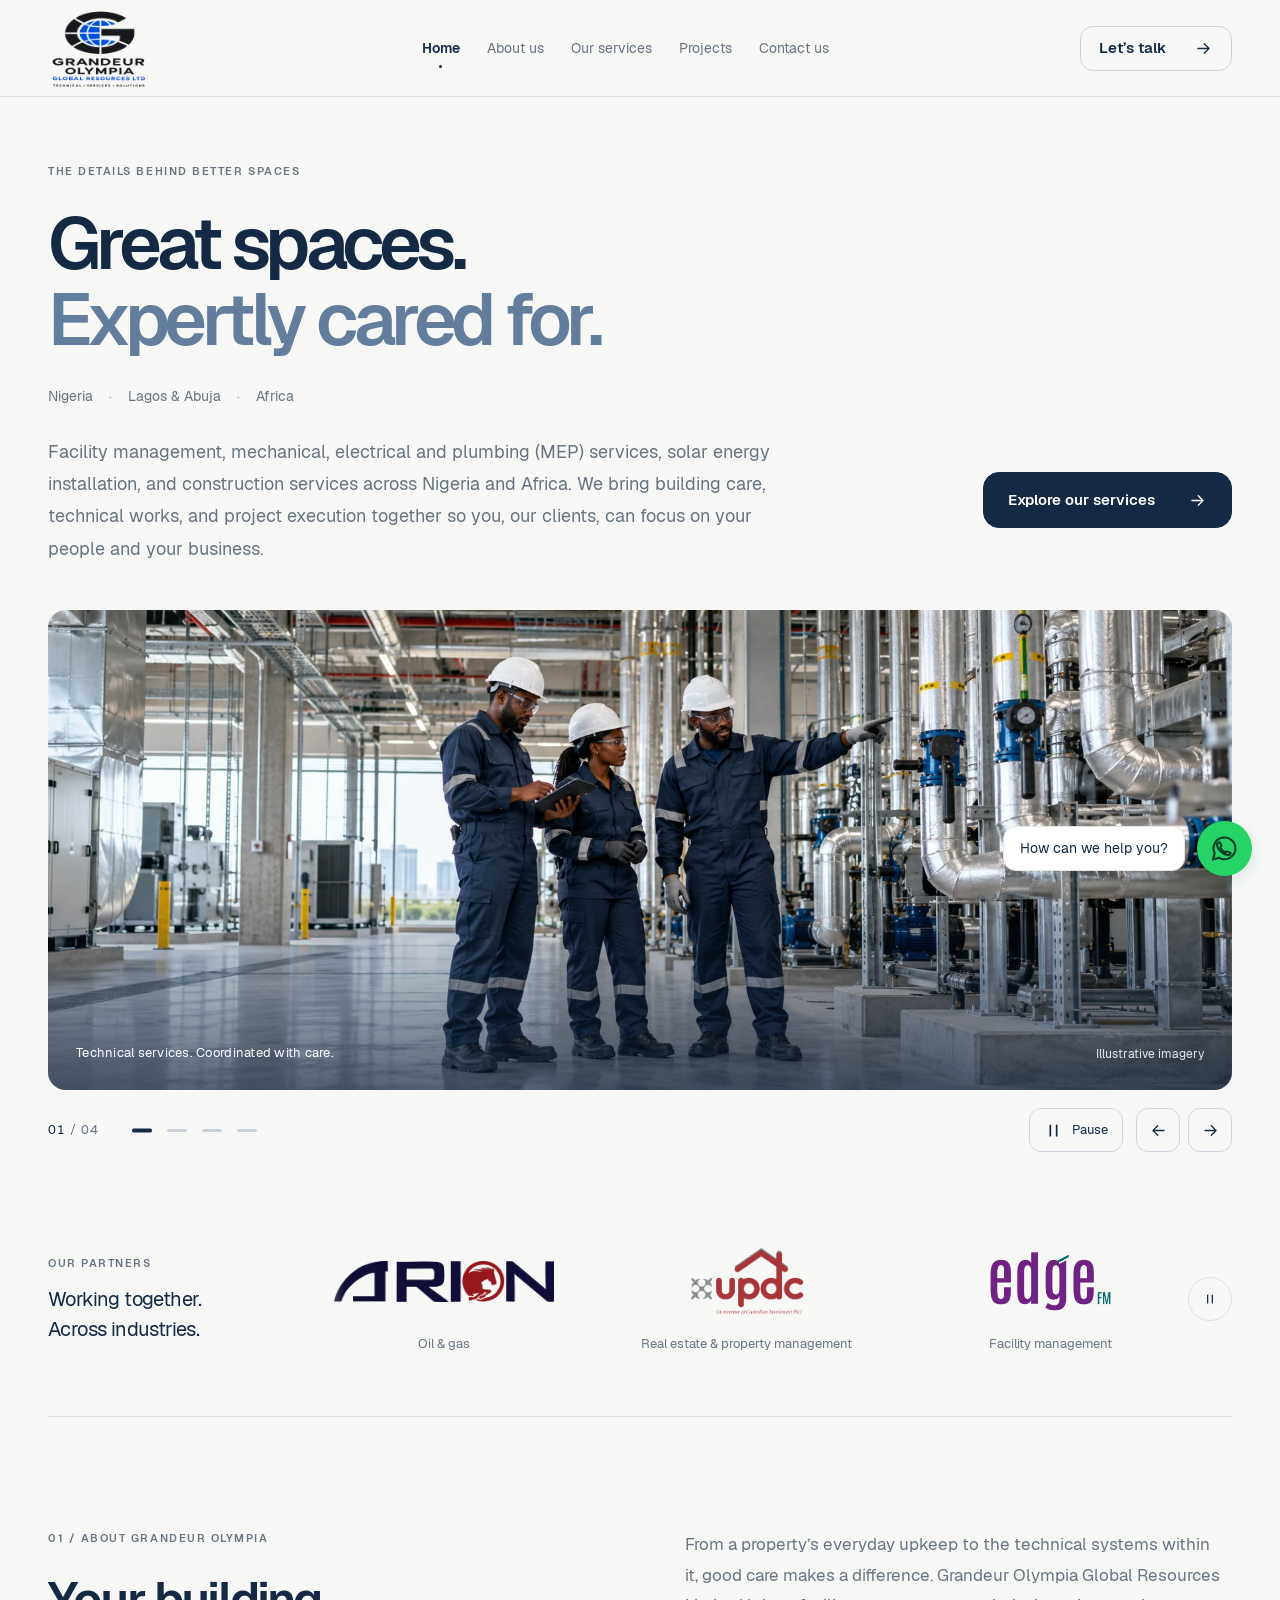
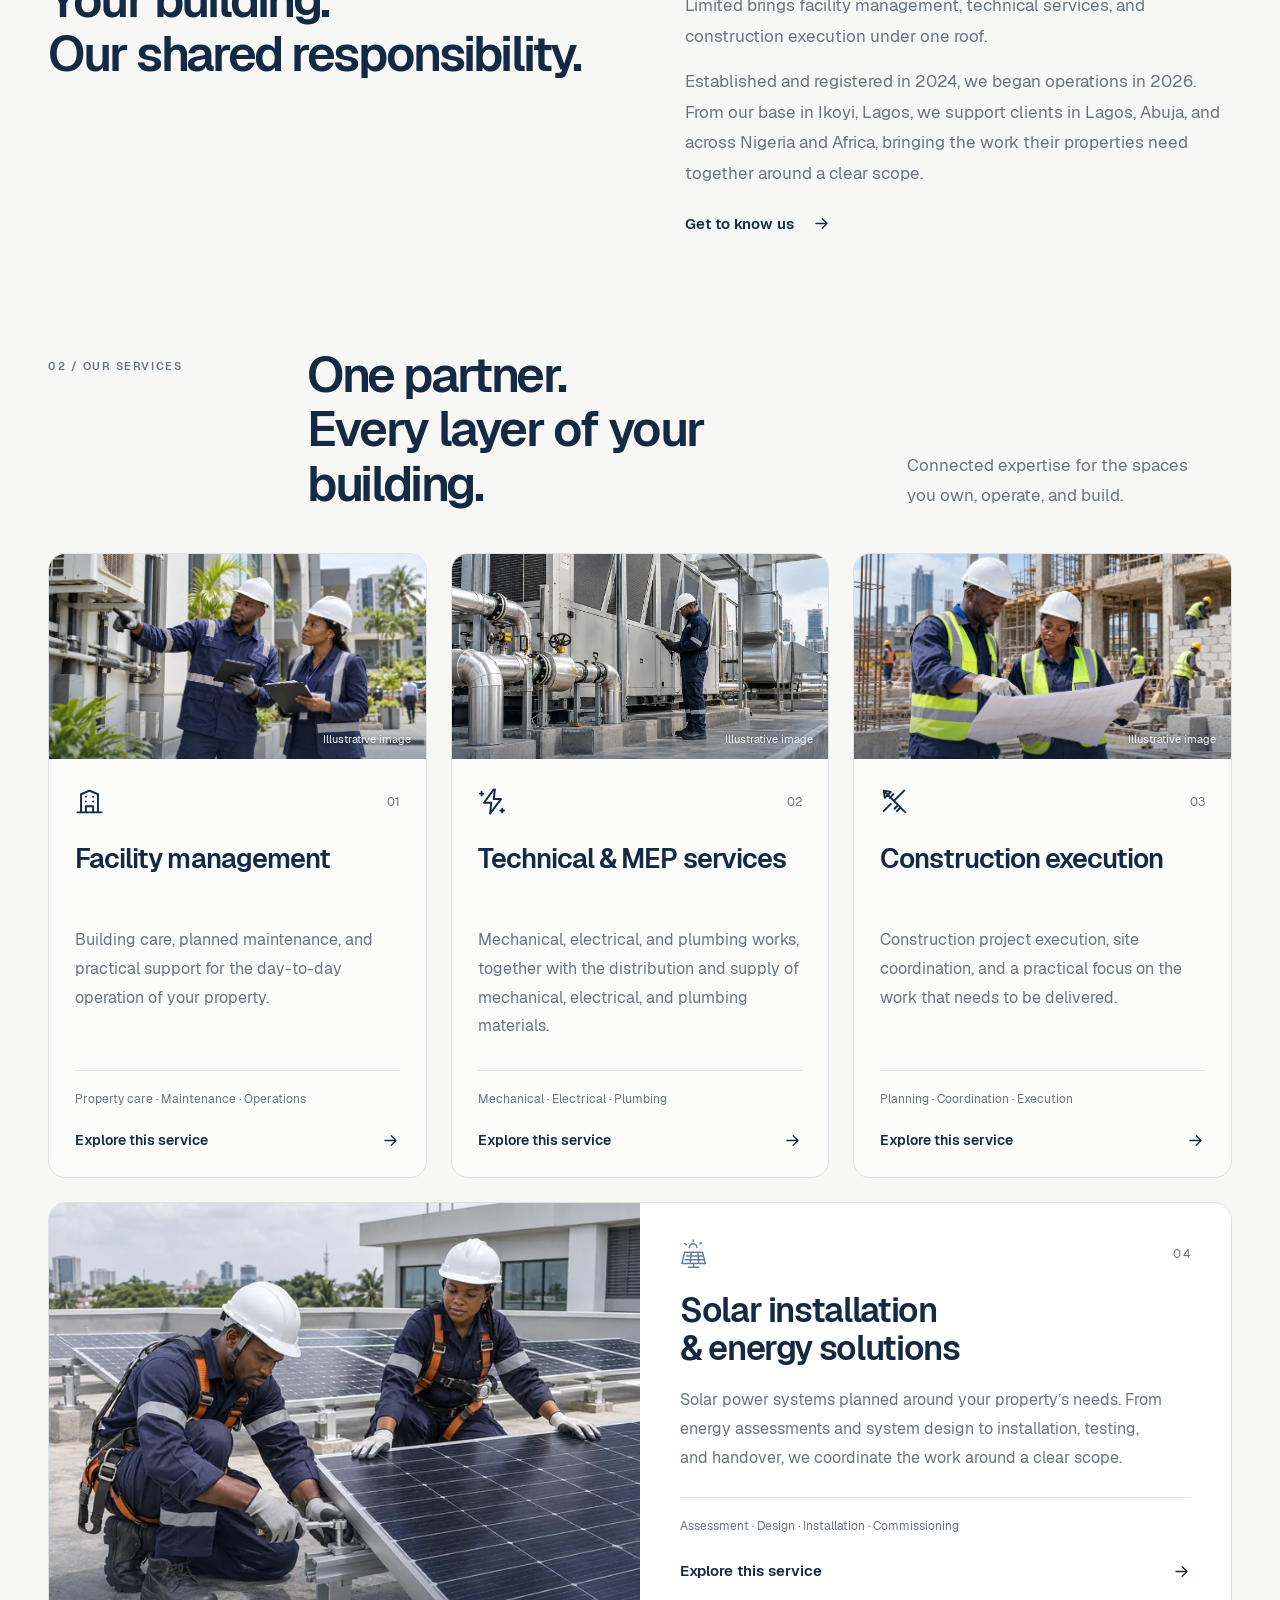
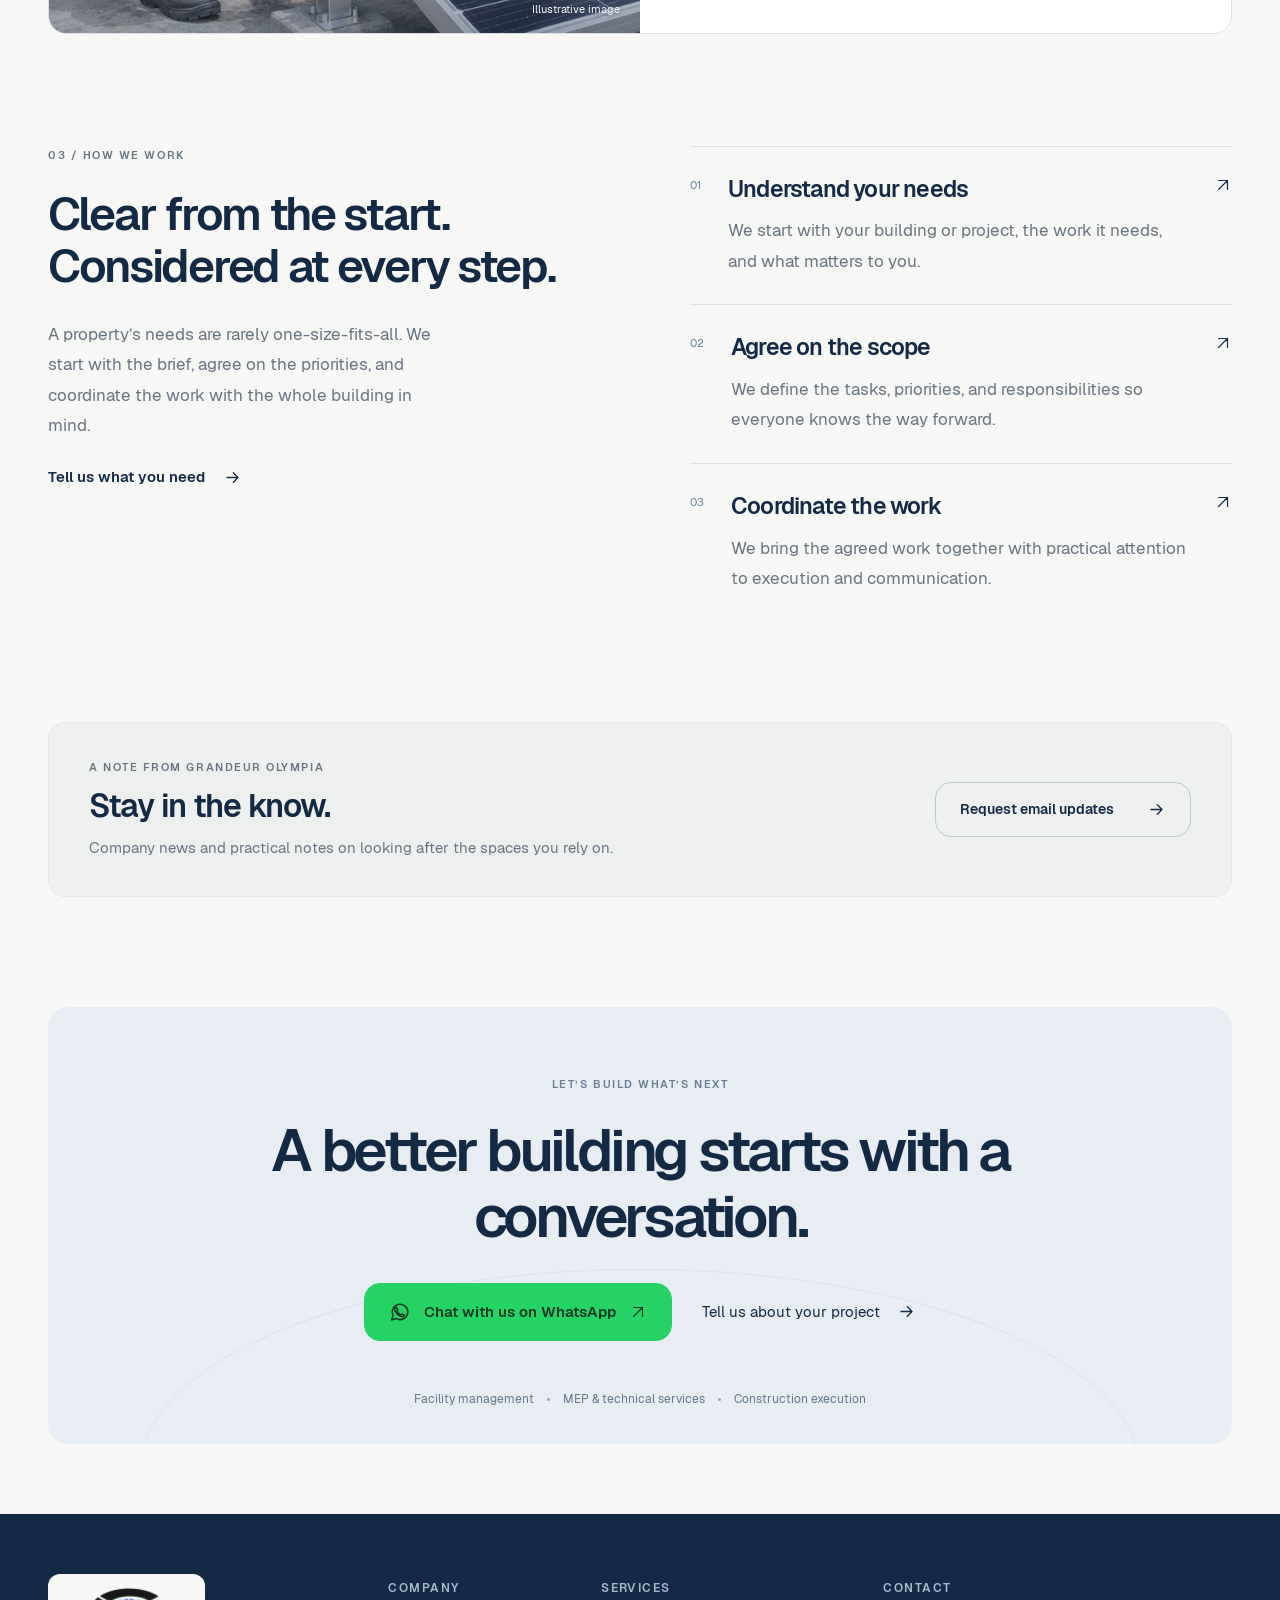
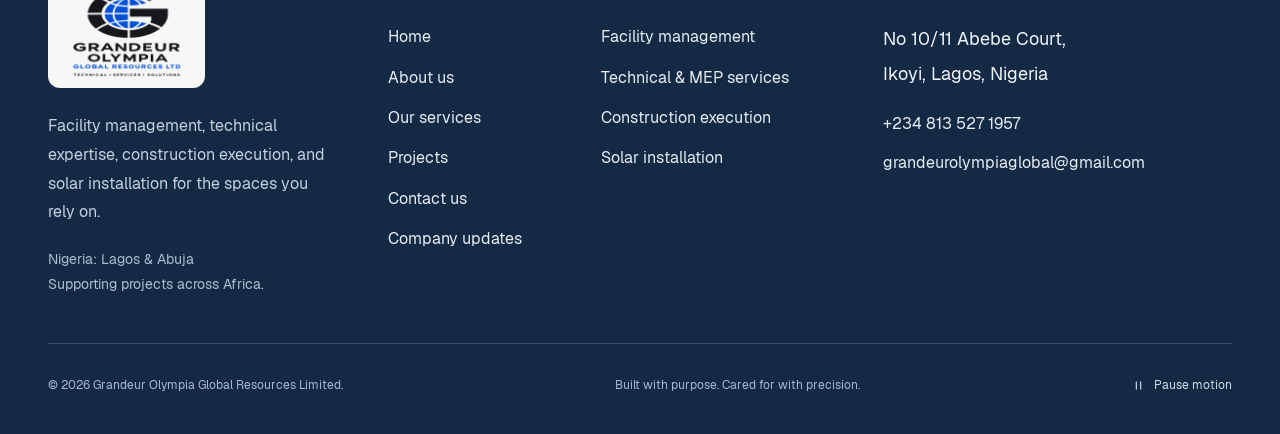
<file: index.html>
<!doctype html>
<html lang="en"><head><meta charset="utf-8"><meta name="viewport" content="width=device-width, initial-scale=1"><meta name="theme-color" content="#132944"><meta name="robots" content="index,follow"><title>Grandeur Olympia Global | Facilities, MEP, Construction &amp; Solar</title><meta name="description" content="Grandeur Olympia provides facility management, mechanical, electrical and plumbing (MEP) services, solar energy installation, and construction across Nigeria and Africa.">
<link rel="canonical" href="https://www.grandeurolympiaglobal.com/">
<meta property="og:type" content="website">
<meta property="og:site_name" content="Grandeur Olympia">
<meta property="og:title" content="Grandeur Olympia Global | Facilities, MEP, Construction &amp; Solar">
<meta property="og:description" content="Grandeur Olympia provides facility management, mechanical, electrical and plumbing (MEP) services, solar energy installation, and construction across Nigeria and Africa.">
<meta property="og:url" content="https://www.grandeurolympiaglobal.com/">
<meta property="og:locale" content="en_NG">
<meta property="og:image" content="https://www.grandeurolympiaglobal.com/assets/grandeur-olympia-logo-refined.png">
<meta property="og:image:secure_url" content="https://www.grandeurolympiaglobal.com/assets/grandeur-olympia-logo-refined.png">
<meta property="og:image:type" content="image/png">
<meta property="og:image:width" content="1374">
<meta property="og:image:height" content="1145">
<meta property="og:image:alt" content="Grandeur Olympia Global Resources Limited logo">
<meta name="twitter:card" content="summary">
<meta name="twitter:title" content="Grandeur Olympia Global | Facilities, MEP, Construction &amp; Solar">
<meta name="twitter:description" content="Grandeur Olympia provides facility management, mechanical, electrical and plumbing (MEP) services, solar energy installation, and construction across Nigeria and Africa.">
<meta name="twitter:image" content="https://www.grandeurolympiaglobal.com/assets/grandeur-olympia-logo-refined.png">
<meta name="twitter:image:alt" content="Grandeur Olympia Global Resources Limited logo">
<link rel="icon" href="./assets/favicon-64.png" type="image/png"><link rel="preload" href="./assets/Geist-Regular.ttf" as="font" type="font/ttf" crossorigin><link rel="stylesheet" href="./styles.css?v=20261023-logo"><link rel="stylesheet" href="./quiet.css?v=20261110-solar"><script type="application/ld+json">
{
  "@context": "https://schema.org",
  "@graph": [
    {
      "@type": "LocalBusiness",
      "@id": "https://www.grandeurolympiaglobal.com/#organization",
      "name": "Grandeur Olympia Global Resources Limited",
      "legalName": "Grandeur Olympia Global Resources Limited",
      "alternateName": [
        "Grandeur Olympia",
        "Grandeur Olympia Global"
      ],
      "url": "https://www.grandeurolympiaglobal.com/",
      "logo": {
        "@type": "ImageObject",
        "url": "https://www.grandeurolympiaglobal.com/assets/grandeur-olympia-logo-refined.png",
        "width": 1374,
        "height": 1145
      },
      "image": "https://www.grandeurolympiaglobal.com/assets/grandeur-olympia-logo-refined.png",
      "foundingDate": "2024",
      "description": "Facility management, mechanical, electrical and plumbing services, construction project execution, and solar installation across Nigeria and Africa.",
      "email": "grandeurolympiaglobal@gmail.com",
      "telephone": "+2348135271957",
      "areaServed": [
        {
          "@type": "Country",
          "name": "Nigeria"
        },
        {
          "@type": "City",
          "name": "Lagos"
        },
        {
          "@type": "City",
          "name": "Abuja"
        },
        {
          "@type": "Place",
          "name": "Africa"
        }
      ],
      "address": {
        "@type": "PostalAddress",
        "streetAddress": "No 10/11 Abebe Court, Ikoyi",
        "addressLocality": "Lagos",
        "addressRegion": "Lagos",
        "addressCountry": "NG"
      },
      "contactPoint": {
        "@type": "ContactPoint",
        "telephone": "+2348135271957",
        "contactType": "customer service",
        "email": "grandeurolympiaglobal@gmail.com",
        "availableLanguage": "English"
      }
    },
    {
      "@type": "WebSite",
      "@id": "https://www.grandeurolympiaglobal.com/#website",
      "url": "https://www.grandeurolympiaglobal.com/",
      "name": "Grandeur Olympia",
      "alternateName": [
        "Grandeur Olympia Global",
        "Grandeur Olympia Global Resources Limited"
      ],
      "publisher": {
        "@id": "https://www.grandeurolympiaglobal.com/#organization"
      },
      "inLanguage": "en-NG"
    },
    {
      "@type": "WebPage",
      "@id": "https://www.grandeurolympiaglobal.com/#webpage",
      "url": "https://www.grandeurolympiaglobal.com/",
      "name": "Grandeur Olympia Global | Facilities, MEP, Construction & Solar",
      "description": "Grandeur Olympia provides facility management, mechanical, electrical and plumbing (MEP) services, solar energy installation, and construction across Nigeria and Africa.",
      "isPartOf": {
        "@id": "https://www.grandeurolympiaglobal.com/#website"
      },
      "about": {
        "@id": "https://www.grandeurolympiaglobal.com/#organization"
      },
      "publisher": {
        "@id": "https://www.grandeurolympiaglobal.com/#organization"
      },
      "inLanguage": "en-NG",
      "primaryImageOfPage": {
        "@type": "ImageObject",
        "url": "https://www.grandeurolympiaglobal.com/assets/grandeur-olympia-logo-refined.png"
      },
      "mainEntity": {
        "@id": "https://www.grandeurolympiaglobal.com/#organization"
      }
    }
  ]
}
</script><script defer src="./quiet.js?v=20261027-direct-contact"></script></head><body id="top" class="quiet-theme" data-concept="01" data-page="home"><a class="skip" href="#main">Skip to content</a><header class="site-header quiet-header"><div class="wrap nav-row"><a class="brand" href="./index.html" aria-label="Grandeur Olympia home"><img class="brand-logo" src="./assets/grandeur-olympia-logo-refined.webp" width="1374" height="1145" alt="Grandeur Olympia Global Resources Limited" decoding="async"></a><nav class="desktop-nav quiet-main-nav" aria-label="Main navigation"><a href="./index.html" aria-current="page">Home</a><a href="./about.html" >About us</a><a href="./services.html" >Our services</a><a href="./projects.html">Projects</a><a href="./contact.html" >Contact us</a></nav><div class="quiet-nav-actions"><a class="button nav-button" href="./contact.html">Let’s talk <svg viewBox="0 0 24 24" fill="none" aria-hidden="true"><path d="M5 12h14M13 6l6 6-6 6"/></svg></a><button class="quiet-menu-toggle" type="button" aria-controls="quiet-mobile-nav" aria-expanded="false" aria-label="Open navigation" hidden><svg viewBox="0 0 24 24" fill="none" aria-hidden="true"><path d="M4 8h16M4 16h16"/></svg></button></div></div><nav class="quiet-mobile-nav wrap" id="quiet-mobile-nav" aria-label="Mobile navigation" hidden><a href="./index.html" aria-current="page">Home</a><a href="./about.html" >About us</a><a href="./services.html" >Our services</a><a href="./projects.html">Projects</a><a href="./contact.html" >Contact us</a></nav></header><main id="main"><section class="hero-one wrap"><div class="hero-one-copy"><span class="eyebrow quiet-reveal">THE DETAILS BEHIND BETTER SPACES</span><h1 class="quiet-reveal">Great spaces.<br><span>Expertly cared for.</span></h1><div class="quiet-hero-coverage quiet-reveal"><span>Nigeria</span><span>Lagos & Abuja</span><span>Africa</span></div><div class="hero-one-bottom quiet-reveal"><p>Facility management, mechanical, electrical and plumbing (MEP) services, solar energy installation, and construction services across Nigeria and Africa. We bring building care, technical works, and project execution together so you, our clients, can focus on your people and your business.</p><a class="button" href="./services.html">Explore our services <svg viewBox="0 0 24 24" fill="none" aria-hidden="true"><path d="M5 12h14M13 6l6 6-6 6"/></svg></a></div></div><section class="quiet-visual-story quiet-reveal" role="region" aria-roledescription="carousel" aria-label="Technical services and MEP work" data-hero-gallery><div class="quiet-visual-slides"><figure class="architectural-frame quiet-gallery-slide" data-gallery-slide role="group" aria-roledescription="slide" aria-label="1 of 4: Technical services. Coordinated with care." ><img src="./assets/technical-services-hero.webp" width="2172" height="724" alt="Illustrative technical team coordinating a commercial building services inspection" fetchpriority="high" decoding="async"><figcaption><span>Technical services. Coordinated with care.</span><span>Illustrative imagery</span></figcaption></figure><figure class="architectural-frame quiet-gallery-slide" data-gallery-slide role="group" aria-roledescription="slide" aria-label="2 of 4: Mechanical services. The detail behind your building." hidden><img data-src="./assets/mep-mechanical.webp" width="2172" height="724" alt="Illustrative technician inspecting a commercial HVAC chiller" decoding="async"><figcaption><span>Mechanical services. The detail behind your building.</span><span>Illustrative imagery</span></figcaption></figure><figure class="architectural-frame quiet-gallery-slide" data-gallery-slide role="group" aria-roledescription="slide" aria-label="3 of 4: Electrical services. The detail behind your building." hidden><img data-src="./assets/mep-electrical.webp" width="2172" height="724" alt="Illustrative engineer inspecting closed electrical distribution cabinets" decoding="async"><figcaption><span>Electrical services. The detail behind your building.</span><span>Illustrative imagery</span></figcaption></figure><figure class="architectural-frame quiet-gallery-slide" data-gallery-slide role="group" aria-roledescription="slide" aria-label="4 of 4: Plumbing services. The detail behind your building." hidden><img data-src="./assets/mep-plumbing.webp" width="2172" height="724" alt="Illustrative plumbing technician inspecting a water booster pump system" decoding="async"><figcaption><span>Plumbing services. The detail behind your building.</span><span>Illustrative imagery</span></figcaption></figure></div><div class="quiet-gallery-controls" data-gallery-controls hidden><div class="quiet-gallery-pagination"><span class="quiet-gallery-count" aria-hidden="true"><span data-gallery-current>01</span> / 04</span><div class="quiet-gallery-dots" aria-label="Choose a service image"><button type="button" data-gallery-dot="0" aria-label="Show image 1: Technical services. Coordinated with care." aria-pressed="true"><span></span></button><button type="button" data-gallery-dot="1" aria-label="Show image 2: Mechanical services. The detail behind your building." aria-pressed="false"><span></span></button><button type="button" data-gallery-dot="2" aria-label="Show image 3: Electrical services. The detail behind your building." aria-pressed="false"><span></span></button><button type="button" data-gallery-dot="3" aria-label="Show image 4: Plumbing services. The detail behind your building." aria-pressed="false"><span></span></button></div></div><div class="quiet-gallery-actions"><button type="button" data-gallery-pause aria-pressed="false" aria-label="Pause slideshow"><svg viewBox="0 0 18 18" fill="none" aria-hidden="true"><path d="M6 4v10M12 4v10"/></svg><span>Pause</span></button><button type="button" data-gallery-prev aria-label="Previous service image"><svg viewBox="0 0 24 24" fill="none" aria-hidden="true"><path d="M19 12H5m6-6-6 6 6 6"/></svg></button><button type="button" data-gallery-next aria-label="Next service image"><svg viewBox="0 0 24 24" fill="none" aria-hidden="true"><path d="M5 12h14M13 6l6 6-6 6"/></svg></button></div></div><p class="quiet-sr-only" aria-live="polite" aria-atomic="true" data-gallery-status></p></section></section><section class="quiet-companies wrap quiet-reveal" aria-labelledby="company-heading"><div class="quiet-company-intro"><span class="eyebrow">OUR PARTNERS</span><h2 id="company-heading">Working together.<br>Across industries.</h2></div><div class="quiet-company-window"><div class="quiet-company-track"><ul class="quiet-company-group" ><li><a class="quiet-partner" href="https://www.arionenergyservices.com/" target="_blank" rel="noopener" ><span class="quiet-partner-art"><img src="./assets/partners/arion-energy.png" alt="Arion Energy Services" width="220" height="74" loading="eager" decoding="async"></span><span class="quiet-partner-industry">Oil & gas</span></a></li><li><a class="quiet-partner" href="https://updcplc.com/" target="_blank" rel="noopener" ><span class="quiet-partner-art"><img src="./assets/partners/updc-plc.png" alt="UPDC Plc" width="220" height="74" loading="eager" decoding="async"></span><span class="quiet-partner-industry">Real estate & property management</span></a></li><li><a class="quiet-partner" href="https://edgefm.org/" target="_blank" rel="noopener" ><span class="quiet-partner-art"><img src="./assets/partners/edge-fm.png" alt="Edge Facility Managers" width="220" height="74" loading="eager" decoding="async"></span><span class="quiet-partner-industry">Facility management</span></a></li></ul><ul class="quiet-company-group" aria-hidden="true"><li><a class="quiet-partner" href="https://www.arionenergyservices.com/" target="_blank" rel="noopener" tabindex="-1"><span class="quiet-partner-art"><img src="./assets/partners/arion-energy.png" alt="Arion Energy Services" width="220" height="74" loading="eager" decoding="async"></span><span class="quiet-partner-industry">Oil & gas</span></a></li><li><a class="quiet-partner" href="https://updcplc.com/" target="_blank" rel="noopener" tabindex="-1"><span class="quiet-partner-art"><img src="./assets/partners/updc-plc.png" alt="UPDC Plc" width="220" height="74" loading="eager" decoding="async"></span><span class="quiet-partner-industry">Real estate & property management</span></a></li><li><a class="quiet-partner" href="https://edgefm.org/" target="_blank" rel="noopener" tabindex="-1"><span class="quiet-partner-art"><img src="./assets/partners/edge-fm.png" alt="Edge Facility Managers" width="220" height="74" loading="eager" decoding="async"></span><span class="quiet-partner-industry">Facility management</span></a></li></ul></div></div><button class="quiet-company-pause" type="button" data-marquee-pause aria-label="Pause partner logos" aria-pressed="false"><svg viewBox="0 0 18 18" fill="none" aria-hidden="true"><path d="M6 4v10M12 4v10"/></svg></button></section><section class="quiet-about-teaser section wrap" aria-labelledby="about-heading"><div class="quiet-reveal"><span class="eyebrow">01 / ABOUT GRANDEUR OLYMPIA</span><h2 id="about-heading">Your building.<br>Our shared responsibility.</h2></div><div class="quiet-reveal"><p>From a property’s everyday upkeep to the technical systems within it, good care makes a difference. Grandeur Olympia Global Resources Limited brings facility management, technical services, and construction execution under one roof.</p><p>Established and registered in 2024, we began operations in 2026. From our base in Ikoyi, Lagos, we support clients in Lagos, Abuja, and across Nigeria and Africa, bringing the work their properties need together around a clear scope.</p><a class="text-link" href="./about.html">Get to know us <svg viewBox="0 0 24 24" fill="none" aria-hidden="true"><path d="M5 12h14M13 6l6 6-6 6"/></svg></a></div></section><section class="section wrap" aria-labelledby="services-heading"><div class="section-heading quiet-reveal"><span class="eyebrow">02 / OUR SERVICES</span><h2 id="services-heading">One partner.<br>Every layer of your building.</h2><p>Connected expertise for the spaces you own, operate, and build.</p></div><div class="service-grid quiet-service-grid"><article class="service-card quiet-reveal"><figure class="quiet-card-photo"><img src="./assets/facility-management-care.webp" alt="Illustrative facility team inspecting building services at a commercial property" width="1536" height="1024" loading="lazy" decoding="async"><figcaption>Illustrative image</figcaption></figure><div class="service-card-top"><svg viewBox="0 0 24 24" fill="none" aria-hidden="true"><path d="M5 21V6l7-3 7 3v15M2 21h20M9 21v-5h6v5M9 8h.01M15 8h.01M9 12h.01M15 12h.01"/></svg><span>01</span></div><h3>Facility management</h3><p>Building care, planned maintenance, and practical support for the day-to-day operation of your property.</p><div class="service-tags">Property care · Maintenance · Operations</div><a class="text-link quiet-service-link" href="./services.html#facility-management">Explore this service <svg viewBox="0 0 24 24" fill="none" aria-hidden="true"><path d="M5 12h14M13 6l6 6-6 6"/></svg></a></article><article class="service-card quiet-reveal"><figure class="quiet-card-photo"><img src="./assets/mep-mechanical.webp" alt="Illustrative mechanical technician inspecting a commercial HVAC system" width="2172" height="724" loading="lazy" decoding="async"><figcaption>Illustrative image</figcaption></figure><div class="service-card-top"><svg viewBox="0 0 24 24" fill="none" aria-hidden="true"><path d="M13 2 5 13h6l-1 9 9-12h-6l1-8M3 4v3M1.5 5.5h3M20 18v3M18.5 19.5h3"/></svg><span>02</span></div><h3>Technical & MEP services</h3><p>Mechanical, electrical, and plumbing works, together with the distribution and supply of mechanical, electrical, and plumbing materials.</p><div class="service-tags">Mechanical · Electrical · Plumbing</div><a class="text-link quiet-service-link" href="./services.html#mep">Explore this service <svg viewBox="0 0 24 24" fill="none" aria-hidden="true"><path d="M5 12h14M13 6l6 6-6 6"/></svg></a></article><article class="service-card quiet-reveal"><figure class="quiet-card-photo"><img src="./assets/construction-execution-team.webp" alt="Illustrative site professionals reviewing construction drawings at a building site" width="1536" height="1024" loading="lazy" decoding="async"><figcaption>Illustrative image</figcaption></figure><div class="service-card-top"><svg viewBox="0 0 24 24" fill="none" aria-hidden="true"><path d="m3 20 6-6M12 11l8-8M3 3l18 18M3 3l1 6 5-5-6-1M15 15l-3 3M17 17l-3 3M8 9l3-3"/></svg><span>03</span></div><h3>Construction execution</h3><p>Construction project execution, site coordination, and a practical focus on the work that needs to be delivered.</p><div class="service-tags">Planning · Coordination · Execution</div><a class="text-link quiet-service-link" href="./services.html#construction">Explore this service <svg viewBox="0 0 24 24" fill="none" aria-hidden="true"><path d="M5 12h14M13 6l6 6-6 6"/></svg></a></article></div><article class="solar-feature quiet-reveal" id="solar-feature" aria-labelledby="solar-feature-title">
 <figure class="solar-feature-photo"><img src="./assets/solar-installation-engineers.webp" srcset="./assets/solar-installation-engineers-768.webp 768w, ./assets/solar-installation-engineers.webp 1536w" sizes="(max-width: 760px) calc(100vw - 40px), (max-width: 1376px) calc((100vw - 96px) / 2), 640px" width="1536" height="1024" alt="Illustrative engineers in navy workwear and white helmets installing rooftop solar panels" loading="lazy" decoding="async"><figcaption>Illustrative image</figcaption></figure>
 <div class="solar-feature-copy"><div class="solar-feature-top"><svg viewBox="0 0 32 32" fill="none" aria-hidden="true"><path d="m5 14-3 12h25l-3-12H5ZM7 18h18M5.5 22h20M12 14l-1 12M19 14l1 12M14.5 26v4M9 30h11M18 9a4 4 0 1 0-8 0M14 1v2M5 5l2 1M21 5l2-1"/></svg><span>04</span></div>
 <h3 id="solar-feature-title">Solar installation<br>&amp; energy solutions</h3>
 <p>Solar power systems planned around your property’s needs. From energy assessments and system design to installation, testing, and handover, we coordinate the work around a clear scope.</p>
 <div class="service-tags">Assessment · Design · Installation · Commissioning</div>
 <a class="text-link solar-service-link" href="./services.html#solar-installation">Explore this service <svg viewBox="0 0 24 24" fill="none" aria-hidden="true"><path d="M5 12h14M13 6l6 6-6 6"/></svg></a></div>
</article></section><section class="approach-one section wrap" aria-labelledby="approach-heading"><div class="approach-intro quiet-reveal"><span class="eyebrow">03 / HOW WE WORK</span><h2 id="approach-heading">Clear from the start.<br>Considered at every step.</h2><p>A property’s needs are rarely one-size-fits-all. We start with the brief, agree on the priorities, and coordinate the work with the whole building in mind.</p><a class="text-link" href="./contact.html">Tell us what you need <svg viewBox="0 0 24 24" fill="none" aria-hidden="true"><path d="M5 12h14M13 6l6 6-6 6"/></svg></a></div><div class="process-list"><article class="process-step quiet-reveal"><span>01</span><div><h3>Understand your needs</h3><p>We start with your building or project, the work it needs, and what matters to you.</p></div><svg viewBox="0 0 24 24" fill="none" aria-hidden="true"><path d="M6 18 18 6M6 6h12v12"/></svg></article><article class="process-step quiet-reveal"><span>02</span><div><h3>Agree on the scope</h3><p>We define the tasks, priorities, and responsibilities so everyone knows the way forward.</p></div><svg viewBox="0 0 24 24" fill="none" aria-hidden="true"><path d="M6 18 18 6M6 6h12v12"/></svg></article><article class="process-step quiet-reveal"><span>03</span><div><h3>Coordinate the work</h3><p>We bring the agreed work together with practical attention to execution and communication.</p></div><svg viewBox="0 0 24 24" fill="none" aria-hidden="true"><path d="M6 18 18 6M6 6h12v12"/></svg></article></div></section><section class="quiet-newsletter-band wrap quiet-reveal" aria-labelledby="updates-heading"><div><span class="eyebrow">A NOTE FROM GRANDEUR OLYMPIA</span><h2 id="updates-heading">Stay in the know.</h2><p>Company news and practical notes on looking after the spaces you rely on.</p></div><a class="button quiet-button-outline" href="mailto:grandeurolympiaglobal@gmail.com?subject=Email%20updates" data-newsletter-open>Request email updates <svg viewBox="0 0 24 24" fill="none" aria-hidden="true"><path d="M5 12h14M13 6l6 6-6 6"/></svg></a></section><section class="contact-section wrap quiet-reveal"><div class="contact-panel"><span class="eyebrow">LET’S BUILD WHAT’S NEXT</span><h2>A better building starts with a conversation.</h2><div class="contact-actions"><a class="button quiet-whatsapp-button" href="https://wa.me/2348135271957?text=Hello%20Grandeur%20Olympia%2C%20I%E2%80%99d%20like%20to%20discuss%20a%20building%20or%20project." target="_blank" rel="noopener"><svg viewBox="0 0 24 24" fill="none" aria-hidden="true"><path d="M20.5 11.7a8.5 8.5 0 0 1-12.6 7.5L3 20.6l1.4-4.8a8.5 8.5 0 1 1 16.1-4.1Z"/><path d="m8.4 7.2 1.3 2.7-1 1.2a8.5 8.5 0 0 0 4.2 4.1l1.1-1 2.8 1.2c-.4 1.3-1.4 1.9-2.5 1.7-3.9-.7-7.4-4.2-8.1-7.5-.2-1.1.6-2.2 2.2-2.4Z"/></svg>Chat with us on WhatsApp <svg viewBox="0 0 24 24" fill="none" aria-hidden="true"><path d="M6 18 18 6M6 6h12v12"/></svg></a><a class="contact-email" href="./contact.html">Tell us about your project <svg viewBox="0 0 24 24" fill="none" aria-hidden="true"><path d="M5 12h14M13 6l6 6-6 6"/></svg></a></div><div class="contact-fine"><span>Facility management</span><i></i><span>MEP & technical services</span><i></i><span>Construction execution</span></div></div></section></main><footer class="quiet-footer"><div class="wrap"><div class="quiet-footer-grid"><div class="quiet-footer-brand"><a class="brand" href="./index.html" aria-label="Grandeur Olympia home"><img class="brand-logo" src="./assets/grandeur-olympia-logo-refined.webp" width="1374" height="1145" alt="Grandeur Olympia Global Resources Limited" decoding="async" loading="lazy"></a><p>Facility management, technical expertise, construction execution, and solar installation for the spaces you rely on.</p><span class="quiet-footer-area">Nigeria: Lagos & Abuja<br>Supporting projects across Africa.</span></div><nav class="quiet-footer-column" aria-label="Footer navigation"><h2>Company</h2><a href="./index.html" >Home</a><a href="./about.html" >About us</a><a href="./services.html" >Our services</a><a href="./projects.html">Projects</a><a href="./contact.html" >Contact us</a><a href="mailto:grandeurolympiaglobal@gmail.com?subject=Email%20updates" data-newsletter-open>Company updates</a></nav><nav class="quiet-footer-column" aria-label="Footer services"><h2>Services</h2><a href="./services.html#facility-management">Facility management</a><a href="./services.html#mep">Technical & MEP services</a><a href="./services.html#construction">Construction execution</a><a href="./services.html#solar-installation">Solar installation</a></nav><div class="quiet-footer-column quiet-footer-contact"><h2>Contact</h2><address class="quiet-office-address"><span>No 10/11 Abebe Court,</span><span>Ikoyi, Lagos, Nigeria</span></address><a href="tel:+2348135271957">+234 813 527 1957</a><a href="mailto:grandeurolympiaglobal@gmail.com">grandeurolympiaglobal@gmail.com</a></div></div><div class="quiet-footer-bottom"><span>© 2026 Grandeur Olympia Global Resources Limited.</span><span>Built with purpose. Cared for with precision.</span><button type="button" class="quiet-motion-toggle" data-motion-toggle aria-pressed="false"><svg viewBox="0 0 18 18" fill="none" aria-hidden="true"><path d="M6 4v10M12 4v10"/></svg><span>Pause motion</span></button></div></div></footer><aside class="quiet-help" aria-label="WhatsApp help"><section class="quiet-help-panel" id="quiet-help-panel" aria-labelledby="help-title" hidden><div class="quiet-help-head"><span><svg viewBox="0 0 24 24" fill="none" aria-hidden="true"><path d="M20.5 11.7a8.5 8.5 0 0 1-12.6 7.5L3 20.6l1.4-4.8a8.5 8.5 0 1 1 16.1-4.1Z"/><path d="m8.4 7.2 1.3 2.7-1 1.2a8.5 8.5 0 0 0 4.2 4.1l1.1-1 2.8 1.2c-.4 1.3-1.4 1.9-2.5 1.7-3.9-.7-7.4-4.2-8.1-7.5-.2-1.1.6-2.2 2.2-2.4Z"/></svg> GRANDEUR OLYMPIA</span><button type="button" aria-label="Close WhatsApp help" data-help-close><svg viewBox="0 0 24 24" fill="none" aria-hidden="true"><path d="m6 6 12 12M6 18 18 6"/></svg></button></div><div class="quiet-help-body"><span class="eyebrow">LET’S START WITH YOUR NEEDS</span><h2 id="help-title">How can we help you?</h2><p>Choose a topic to start a conversation with us on WhatsApp.</p><div class="quiet-help-options"><a href="https://wa.me/2348135271957?text=Hello%20Grandeur%20Olympia%2C%20I%E2%80%99d%20like%20help%20with%20facility%20management." target="_blank" rel="noopener">Facility management<svg viewBox="0 0 24 24" fill="none" aria-hidden="true"><path d="M5 12h14M13 6l6 6-6 6"/></svg></a><a href="https://wa.me/2348135271957?text=Hello%20Grandeur%20Olympia%2C%20I%E2%80%99d%20like%20help%20with%20technical%20%26%20mep%20services." target="_blank" rel="noopener">Technical & MEP services<svg viewBox="0 0 24 24" fill="none" aria-hidden="true"><path d="M5 12h14M13 6l6 6-6 6"/></svg></a><a href="https://wa.me/2348135271957?text=Hello%20Grandeur%20Olympia%2C%20I%E2%80%99d%20like%20help%20with%20construction%20execution." target="_blank" rel="noopener">Construction execution<svg viewBox="0 0 24 24" fill="none" aria-hidden="true"><path d="M5 12h14M13 6l6 6-6 6"/></svg></a><a href="https://wa.me/2348135271957?text=Hello%20Grandeur%20Olympia%2C%20I%E2%80%99d%20like%20to%20discuss%20solar%20installation%20for%20my%20property." target="_blank" rel="noopener">Discuss solar installation <svg viewBox="0 0 24 24" fill="none" aria-hidden="true"><path d="M5 12h14M13 6l6 6-6 6"/></svg></a></div><a class="button quiet-whatsapp-button" href="https://wa.me/2348135271957?text=Hello%20Grandeur%20Olympia%2C%20I%20have%20a%20question%20about%20your%20services." target="_blank" rel="noopener">Start a WhatsApp chat <svg viewBox="0 0 24 24" fill="none" aria-hidden="true"><path d="M6 18 18 6M6 6h12v12"/></svg></a></div></section><button class="quiet-help-launcher" type="button" aria-controls="quiet-help-panel" aria-expanded="false" aria-label="How can we help you? Open WhatsApp contact options" data-help-toggle><span class="quiet-help-label">How can we help you?</span><span class="quiet-help-bubble"><svg viewBox="0 0 24 24" fill="none" aria-hidden="true"><path d="M20.5 11.7a8.5 8.5 0 0 1-12.6 7.5L3 20.6l1.4-4.8a8.5 8.5 0 1 1 16.1-4.1Z"/><path d="m8.4 7.2 1.3 2.7-1 1.2a8.5 8.5 0 0 0 4.2 4.1l1.1-1 2.8 1.2c-.4 1.3-1.4 1.9-2.5 1.7-3.9-.7-7.4-4.2-8.1-7.5-.2-1.1.6-2.2 2.2-2.4Z"/></svg></span></button></aside><dialog class="quiet-newsletter-dialog" id="newsletter-dialog" aria-labelledby="newsletter-title" aria-describedby="newsletter-description"><button type="button" class="quiet-dialog-close" aria-label="Close email updates prompt" data-newsletter-close><svg viewBox="0 0 24 24" fill="none" aria-hidden="true"><path d="m6 6 12 12M6 18 18 6"/></svg></button><div class="quiet-newsletter-symbol" aria-hidden="true"><svg viewBox="0 0 32 32" fill="none"><rect x="5" y="8" width="22" height="17" rx="3"/><path d="m6 10 10 8 10-8"/></svg></div><span class="eyebrow">A NOTE FROM GRANDEUR OLYMPIA</span><h2 id="newsletter-title" tabindex="-1">Better spaces.<br>A little more insight.</h2><p id="newsletter-description">Request company news and practical notes on caring for your building, delivered by email.</p><form data-newsletter-form action="mailto:grandeurolympiaglobal@gmail.com" method="get"><div class="quiet-field"><label for="newsletter-email">Email address</label><input id="newsletter-email" name="email" type="email" autocomplete="email" maxlength="254" required placeholder="you@company.com"></div><label class="quiet-consent"><input name="consent" type="checkbox" required><span>I’d like to receive Grandeur Olympia news and updates by email.</span></label><button class="button quiet-newsletter-submit" type="submit">Request email updates <svg viewBox="0 0 24 24" fill="none" aria-hidden="true"><path d="M5 12h14M13 6l6 6-6 6"/></svg></button><p class="quiet-form-hint">Opens your email app to send your subscription request.</p><p class="quiet-form-status" role="status" data-newsletter-status></p><a class="quiet-mail-fallback" href="mailto:grandeurolympiaglobal@gmail.com?subject=Newsletter%20subscription%20request" data-newsletter-fallback hidden>Open the prepared email again <svg viewBox="0 0 24 24" fill="none" aria-hidden="true"><path d="M5 12h14M13 6l6 6-6 6"/></svg></a></form><details class="quiet-email-note"><summary>How your email is used</summary><p>Your email and consent are included in the request you send to our company inbox. You can ask to stop receiving updates by replying to an email or contacting us at grandeurolympiaglobal@gmail.com.</p></details><button class="quiet-skip-updates" type="button" data-newsletter-close>Maybe later</button></dialog><noscript><style>.quiet-main-nav{display:flex!important;flex-wrap:wrap;gap:12px}.quiet-nav-actions{display:none}.quiet-header .nav-row{height:auto;min-height:90px;flex-wrap:wrap;padding-bottom:14px}</style></noscript></body></html>
</file>
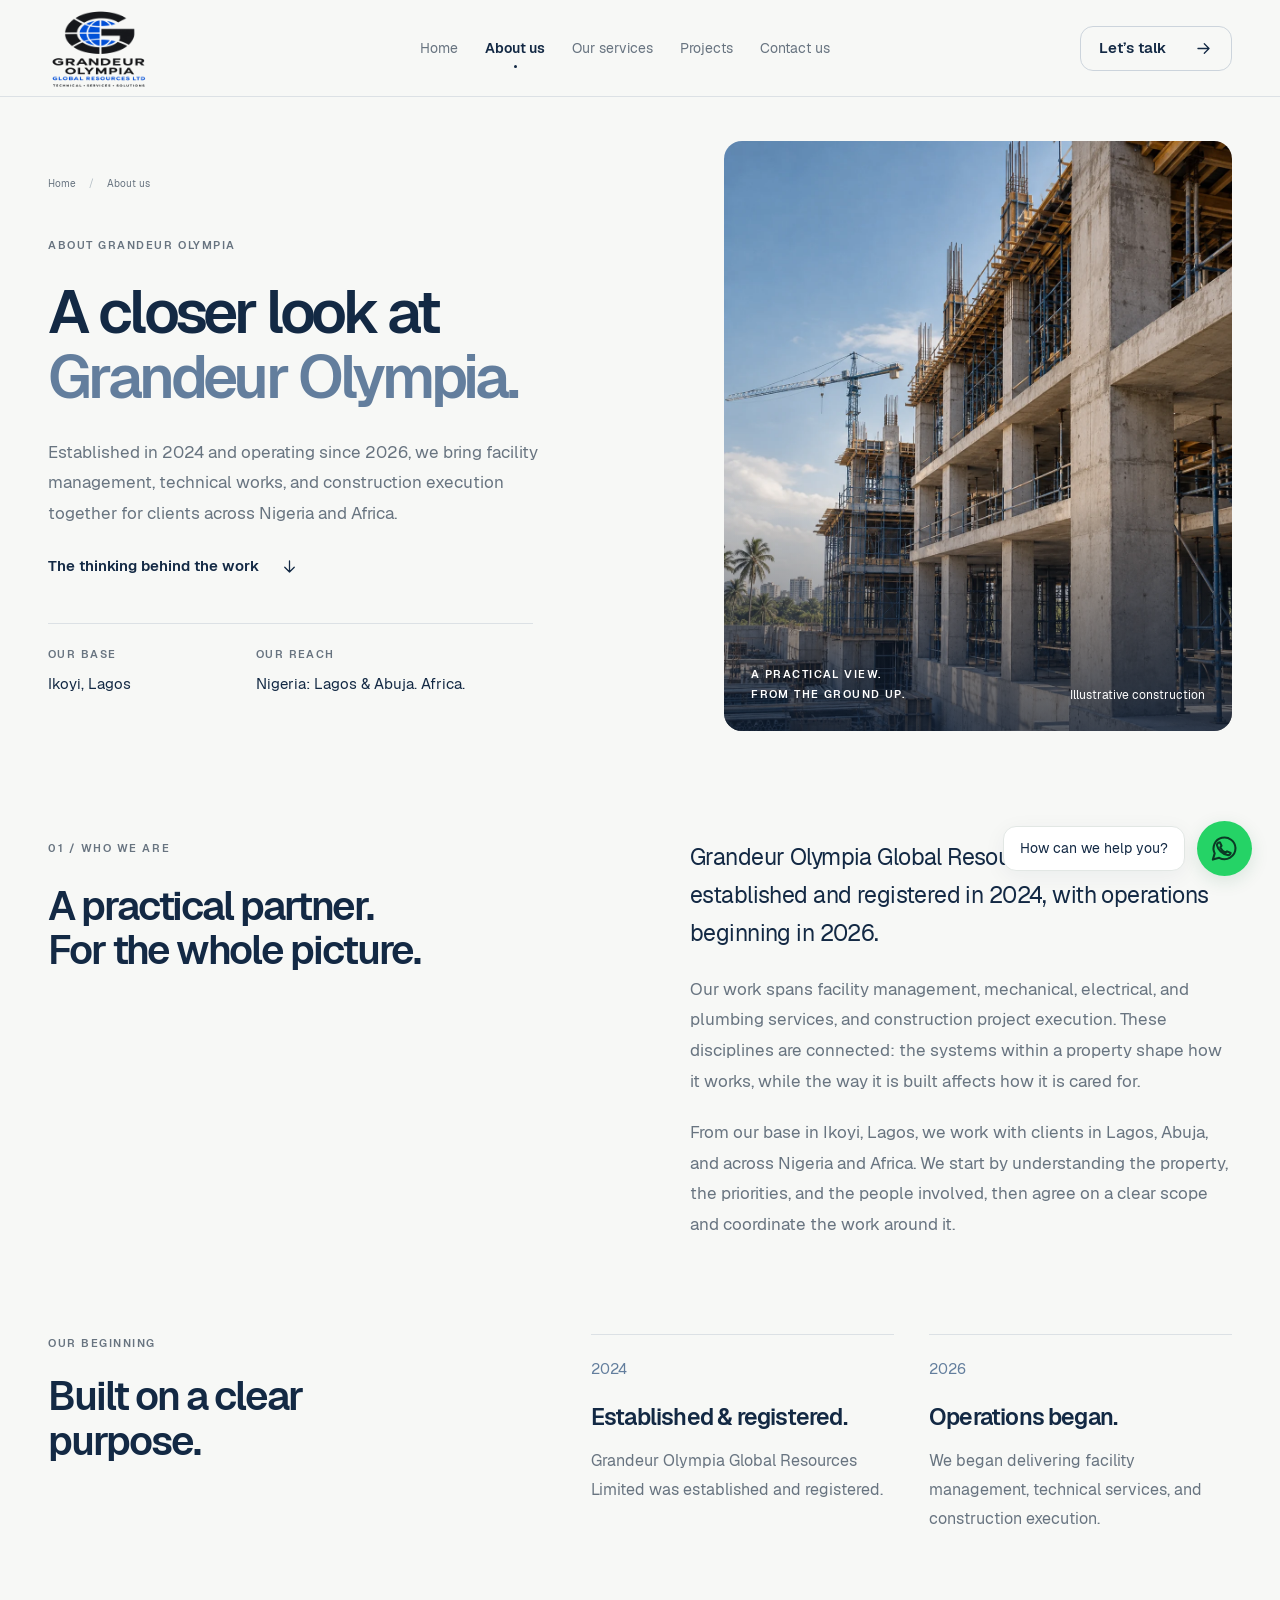
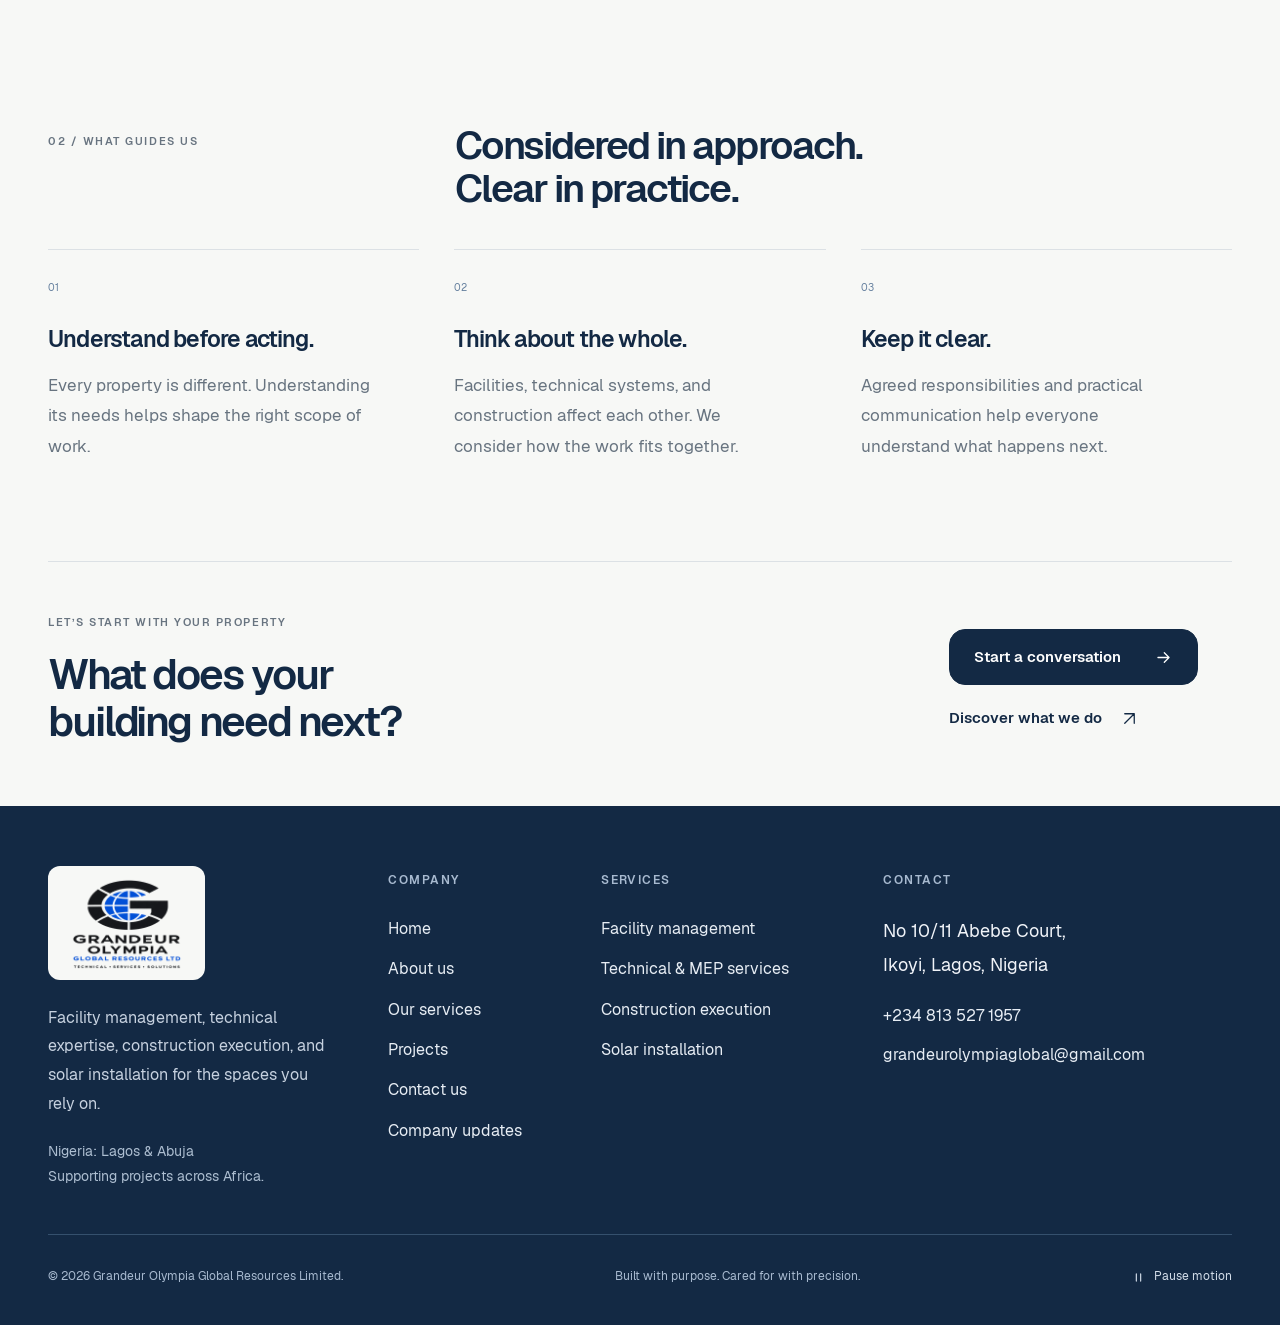
<file: about.html>
<!doctype html>
<html lang="en"><head><meta charset="utf-8"><meta name="viewport" content="width=device-width, initial-scale=1"><meta name="theme-color" content="#132944"><meta name="robots" content="index,follow"><title>About Us | Grandeur Olympia Global Resources Limited</title><meta name="description" content="Meet Grandeur Olympia, a facility management, MEP, construction, and solar installation company based in Ikoyi, Lagos.">
<link rel="canonical" href="https://www.grandeurolympiaglobal.com/about">
<meta property="og:type" content="website">
<meta property="og:site_name" content="Grandeur Olympia">
<meta property="og:title" content="About Us | Grandeur Olympia Global Resources Limited">
<meta property="og:description" content="Meet Grandeur Olympia, a facility management, MEP, construction, and solar installation company based in Ikoyi, Lagos.">
<meta property="og:url" content="https://www.grandeurolympiaglobal.com/about">
<meta property="og:locale" content="en_NG">
<meta property="og:image" content="https://www.grandeurolympiaglobal.com/assets/grandeur-olympia-logo-refined.png">
<meta property="og:image:secure_url" content="https://www.grandeurolympiaglobal.com/assets/grandeur-olympia-logo-refined.png">
<meta property="og:image:type" content="image/png">
<meta property="og:image:width" content="1374">
<meta property="og:image:height" content="1145">
<meta property="og:image:alt" content="Grandeur Olympia Global Resources Limited logo">
<meta name="twitter:card" content="summary">
<meta name="twitter:title" content="About Us | Grandeur Olympia Global Resources Limited">
<meta name="twitter:description" content="Meet Grandeur Olympia, a facility management, MEP, construction, and solar installation company based in Ikoyi, Lagos.">
<meta name="twitter:image" content="https://www.grandeurolympiaglobal.com/assets/grandeur-olympia-logo-refined.png">
<meta name="twitter:image:alt" content="Grandeur Olympia Global Resources Limited logo">
<link rel="icon" href="./assets/favicon-64.png" type="image/png"><link rel="preload" href="./assets/Geist-Regular.ttf" as="font" type="font/ttf" crossorigin><link rel="stylesheet" href="./styles.css?v=20261023-logo"><link rel="stylesheet" href="./quiet.css?v=20261110-solar"><script type="application/ld+json">
{
  "@context": "https://schema.org",
  "@graph": [
    {
      "@type": "LocalBusiness",
      "@id": "https://www.grandeurolympiaglobal.com/#organization",
      "name": "Grandeur Olympia Global Resources Limited",
      "legalName": "Grandeur Olympia Global Resources Limited",
      "alternateName": [
        "Grandeur Olympia",
        "Grandeur Olympia Global"
      ],
      "url": "https://www.grandeurolympiaglobal.com/",
      "logo": {
        "@type": "ImageObject",
        "url": "https://www.grandeurolympiaglobal.com/assets/grandeur-olympia-logo-refined.png",
        "width": 1374,
        "height": 1145
      },
      "image": "https://www.grandeurolympiaglobal.com/assets/grandeur-olympia-logo-refined.png",
      "foundingDate": "2024",
      "description": "Facility management, mechanical, electrical and plumbing services, construction project execution, and solar installation across Nigeria and Africa.",
      "email": "grandeurolympiaglobal@gmail.com",
      "telephone": "+2348135271957",
      "areaServed": [
        {
          "@type": "Country",
          "name": "Nigeria"
        },
        {
          "@type": "City",
          "name": "Lagos"
        },
        {
          "@type": "City",
          "name": "Abuja"
        },
        {
          "@type": "Place",
          "name": "Africa"
        }
      ],
      "address": {
        "@type": "PostalAddress",
        "streetAddress": "No 10/11 Abebe Court, Ikoyi",
        "addressLocality": "Lagos",
        "addressRegion": "Lagos",
        "addressCountry": "NG"
      },
      "contactPoint": {
        "@type": "ContactPoint",
        "telephone": "+2348135271957",
        "contactType": "customer service",
        "email": "grandeurolympiaglobal@gmail.com",
        "availableLanguage": "English"
      }
    },
    {
      "@type": "WebSite",
      "@id": "https://www.grandeurolympiaglobal.com/#website",
      "url": "https://www.grandeurolympiaglobal.com/",
      "name": "Grandeur Olympia",
      "alternateName": [
        "Grandeur Olympia Global",
        "Grandeur Olympia Global Resources Limited"
      ],
      "publisher": {
        "@id": "https://www.grandeurolympiaglobal.com/#organization"
      },
      "inLanguage": "en-NG"
    },
    {
      "@type": "AboutPage",
      "@id": "https://www.grandeurolympiaglobal.com/about#webpage",
      "url": "https://www.grandeurolympiaglobal.com/about",
      "name": "About Us | Grandeur Olympia Global Resources Limited",
      "description": "Meet Grandeur Olympia, a facility management, MEP, construction, and solar installation company based in Ikoyi, Lagos.",
      "isPartOf": {
        "@id": "https://www.grandeurolympiaglobal.com/#website"
      },
      "about": {
        "@id": "https://www.grandeurolympiaglobal.com/#organization"
      },
      "publisher": {
        "@id": "https://www.grandeurolympiaglobal.com/#organization"
      },
      "inLanguage": "en-NG",
      "primaryImageOfPage": {
        "@type": "ImageObject",
        "url": "https://www.grandeurolympiaglobal.com/assets/grandeur-olympia-logo-refined.png"
      },
      "mainEntity": {
        "@id": "https://www.grandeurolympiaglobal.com/#organization"
      },
      "breadcrumb": {
        "@id": "https://www.grandeurolympiaglobal.com/about#breadcrumb"
      }
    },
    {
      "@type": "BreadcrumbList",
      "@id": "https://www.grandeurolympiaglobal.com/about#breadcrumb",
      "itemListElement": [
        {
          "@type": "ListItem",
          "position": 1,
          "name": "Home",
          "item": "https://www.grandeurolympiaglobal.com/"
        },
        {
          "@type": "ListItem",
          "position": 2,
          "name": "About us",
          "item": "https://www.grandeurolympiaglobal.com/about"
        }
      ]
    }
  ]
}
</script><script defer src="./quiet.js?v=20261027-direct-contact"></script></head><body id="top" class="quiet-theme" data-concept="01" data-page="about"><a class="skip" href="#main">Skip to content</a><header class="site-header quiet-header"><div class="wrap nav-row"><a class="brand" href="./index.html" aria-label="Grandeur Olympia home"><img class="brand-logo" src="./assets/grandeur-olympia-logo-refined.webp" width="1374" height="1145" alt="Grandeur Olympia Global Resources Limited" decoding="async"></a><nav class="desktop-nav quiet-main-nav" aria-label="Main navigation"><a href="./index.html" >Home</a><a href="./about.html" aria-current="page">About us</a><a href="./services.html" >Our services</a><a href="./projects.html">Projects</a><a href="./contact.html" >Contact us</a></nav><div class="quiet-nav-actions"><a class="button nav-button" href="./contact.html">Let’s talk <svg viewBox="0 0 24 24" fill="none" aria-hidden="true"><path d="M5 12h14M13 6l6 6-6 6"/></svg></a><button class="quiet-menu-toggle" type="button" aria-controls="quiet-mobile-nav" aria-expanded="false" aria-label="Open navigation" hidden><svg viewBox="0 0 24 24" fill="none" aria-hidden="true"><path d="M4 8h16M4 16h16"/></svg></button></div></div><nav class="quiet-mobile-nav wrap" id="quiet-mobile-nav" aria-label="Mobile navigation" hidden><a href="./index.html" >Home</a><a href="./about.html" aria-current="page">About us</a><a href="./services.html" >Our services</a><a href="./projects.html">Projects</a><a href="./contact.html" >Contact us</a></nav></header><main id="main"><div class="quiet-about-editorial"><section class="quiet-about-cover wrap" aria-labelledby="about-title"><div class="quiet-about-opening quiet-reveal"><nav class="quiet-about-breadcrumb" aria-label="Breadcrumb"><a href="./index.html">Home</a><span aria-hidden="true">/</span><span aria-current="page">About us</span></nav><span class="eyebrow">ABOUT GRANDEUR OLYMPIA</span><h1 id="about-title">A closer look at<br><span>Grandeur Olympia.</span></h1><p class="quiet-about-lead">Established in 2024 and operating since 2026, we bring facility management, technical works, and construction execution together for clients across Nigeria and Africa.</p><a class="text-link quiet-about-story-link" href="#our-story">The thinking behind the work <svg viewBox="0 0 24 24" fill="none" aria-hidden="true"><path d="M12 5v14m-6-6 6 6 6-6"/></svg></a><dl class="quiet-about-facts"><div><dt>OUR BASE</dt><dd>Ikoyi, Lagos</dd></div><div><dt>OUR REACH</dt><dd>Nigeria: Lagos & Abuja. Africa.</dd></div></dl></div><figure class="quiet-about-cover-photo quiet-reveal"><img src="./assets/about-construction.webp" width="1122" height="1402" alt="Illustrative concrete building under construction, with scaffolding and structural columns" fetchpriority="high" decoding="async"><figcaption><span>A PRACTICAL VIEW.<br>FROM THE GROUND UP.</span><span>Illustrative construction</span></figcaption></figure></section><section class="quiet-about-narrative wrap" id="our-story" aria-labelledby="our-story-title"><div class="quiet-reveal"><span class="eyebrow">01 / WHO WE ARE</span><h2 id="our-story-title">A practical partner.<br>For the whole picture.</h2></div><div class="quiet-about-narrative-copy quiet-reveal"><p>Grandeur Olympia Global Resources Limited was established and registered in 2024, with operations beginning in 2026.</p><p>Our work spans facility management, mechanical, electrical, and plumbing services, and construction project execution. These disciplines are connected: the systems within a property shape how it works, while the way it is built affects how it is cared for.</p><p>From our base in Ikoyi, Lagos, we work with clients in Lagos, Abuja, and across Nigeria and Africa. We start by understanding the property, the priorities, and the people involved, then agree on a clear scope and coordinate the work around it.</p></div></section><section class="quiet-company-history wrap quiet-reveal" aria-labelledby="history-title"><div><span class="eyebrow">OUR BEGINNING</span><h2 id="history-title">Built on a clear purpose.</h2></div><ol><li><span>2024</span><h3>Established & registered.</h3><p>Grandeur Olympia Global Resources Limited was established and registered.</p></li><li><span>2026</span><h3>Operations began.</h3><p>We began delivering facility management, technical services, and construction execution.</p></li></ol></section><section class="quiet-about-values wrap" aria-labelledby="values-title"><div class="quiet-about-principles-title quiet-reveal"><span class="eyebrow">02 / WHAT GUIDES US</span><h2 id="values-title">Considered in approach.<br>Clear in practice.</h2></div><div class="quiet-principles"><article class="quiet-reveal"><span>01</span><h3>Understand before acting.</h3><p>Every property is different. Understanding its needs helps shape the right scope of work.</p></article><article class="quiet-reveal"><span>02</span><h3>Think about the whole.</h3><p>Facilities, technical systems, and construction affect each other. We consider how the work fits together.</p></article><article class="quiet-reveal"><span>03</span><h3>Keep it clear.</h3><p>Agreed responsibilities and practical communication help everyone understand what happens next.</p></article></div></section><section class="quiet-about-next wrap quiet-reveal" aria-labelledby="about-next-title"><div><span class="eyebrow">LET’S START WITH YOUR PROPERTY</span><h2 id="about-next-title">What does your<br>building need next?</h2></div><div class="quiet-about-next-actions"><a class="button" href="./contact.html">Start a conversation <svg viewBox="0 0 24 24" fill="none" aria-hidden="true"><path d="M5 12h14M13 6l6 6-6 6"/></svg></a><a class="text-link" href="./services.html">Discover what we do <svg viewBox="0 0 24 24" fill="none" aria-hidden="true"><path d="M6 18 18 6M6 6h12v12"/></svg></a></div></section></div></main><footer class="quiet-footer"><div class="wrap"><div class="quiet-footer-grid"><div class="quiet-footer-brand"><a class="brand" href="./index.html" aria-label="Grandeur Olympia home"><img class="brand-logo" src="./assets/grandeur-olympia-logo-refined.webp" width="1374" height="1145" alt="Grandeur Olympia Global Resources Limited" decoding="async" loading="lazy"></a><p>Facility management, technical expertise, construction execution, and solar installation for the spaces you rely on.</p><span class="quiet-footer-area">Nigeria: Lagos & Abuja<br>Supporting projects across Africa.</span></div><nav class="quiet-footer-column" aria-label="Footer navigation"><h2>Company</h2><a href="./index.html" >Home</a><a href="./about.html" >About us</a><a href="./services.html" >Our services</a><a href="./projects.html">Projects</a><a href="./contact.html" >Contact us</a><a href="mailto:grandeurolympiaglobal@gmail.com?subject=Email%20updates" data-newsletter-open>Company updates</a></nav><nav class="quiet-footer-column" aria-label="Footer services"><h2>Services</h2><a href="./services.html#facility-management">Facility management</a><a href="./services.html#mep">Technical & MEP services</a><a href="./services.html#construction">Construction execution</a><a href="./services.html#solar-installation">Solar installation</a></nav><div class="quiet-footer-column quiet-footer-contact"><h2>Contact</h2><address class="quiet-office-address"><span>No 10/11 Abebe Court,</span><span>Ikoyi, Lagos, Nigeria</span></address><a href="tel:+2348135271957">+234 813 527 1957</a><a href="mailto:grandeurolympiaglobal@gmail.com">grandeurolympiaglobal@gmail.com</a></div></div><div class="quiet-footer-bottom"><span>© 2026 Grandeur Olympia Global Resources Limited.</span><span>Built with purpose. Cared for with precision.</span><button type="button" class="quiet-motion-toggle" data-motion-toggle aria-pressed="false"><svg viewBox="0 0 18 18" fill="none" aria-hidden="true"><path d="M6 4v10M12 4v10"/></svg><span>Pause motion</span></button></div></div></footer><aside class="quiet-help" aria-label="WhatsApp help"><section class="quiet-help-panel" id="quiet-help-panel" aria-labelledby="help-title" hidden><div class="quiet-help-head"><span><svg viewBox="0 0 24 24" fill="none" aria-hidden="true"><path d="M20.5 11.7a8.5 8.5 0 0 1-12.6 7.5L3 20.6l1.4-4.8a8.5 8.5 0 1 1 16.1-4.1Z"/><path d="m8.4 7.2 1.3 2.7-1 1.2a8.5 8.5 0 0 0 4.2 4.1l1.1-1 2.8 1.2c-.4 1.3-1.4 1.9-2.5 1.7-3.9-.7-7.4-4.2-8.1-7.5-.2-1.1.6-2.2 2.2-2.4Z"/></svg> GRANDEUR OLYMPIA</span><button type="button" aria-label="Close WhatsApp help" data-help-close><svg viewBox="0 0 24 24" fill="none" aria-hidden="true"><path d="m6 6 12 12M6 18 18 6"/></svg></button></div><div class="quiet-help-body"><span class="eyebrow">LET’S START WITH YOUR NEEDS</span><h2 id="help-title">How can we help you?</h2><p>Choose a topic to start a conversation with us on WhatsApp.</p><div class="quiet-help-options"><a href="https://wa.me/2348135271957?text=Hello%20Grandeur%20Olympia%2C%20I%E2%80%99d%20like%20help%20with%20facility%20management." target="_blank" rel="noopener">Facility management<svg viewBox="0 0 24 24" fill="none" aria-hidden="true"><path d="M5 12h14M13 6l6 6-6 6"/></svg></a><a href="https://wa.me/2348135271957?text=Hello%20Grandeur%20Olympia%2C%20I%E2%80%99d%20like%20help%20with%20technical%20%26%20mep%20services." target="_blank" rel="noopener">Technical & MEP services<svg viewBox="0 0 24 24" fill="none" aria-hidden="true"><path d="M5 12h14M13 6l6 6-6 6"/></svg></a><a href="https://wa.me/2348135271957?text=Hello%20Grandeur%20Olympia%2C%20I%E2%80%99d%20like%20help%20with%20construction%20execution." target="_blank" rel="noopener">Construction execution<svg viewBox="0 0 24 24" fill="none" aria-hidden="true"><path d="M5 12h14M13 6l6 6-6 6"/></svg></a><a href="https://wa.me/2348135271957?text=Hello%20Grandeur%20Olympia%2C%20I%E2%80%99d%20like%20to%20discuss%20solar%20installation%20for%20my%20property." target="_blank" rel="noopener">Discuss solar installation <svg viewBox="0 0 24 24" fill="none" aria-hidden="true"><path d="M5 12h14M13 6l6 6-6 6"/></svg></a></div><a class="button quiet-whatsapp-button" href="https://wa.me/2348135271957?text=Hello%20Grandeur%20Olympia%2C%20I%20have%20a%20question%20about%20your%20services." target="_blank" rel="noopener">Start a WhatsApp chat <svg viewBox="0 0 24 24" fill="none" aria-hidden="true"><path d="M6 18 18 6M6 6h12v12"/></svg></a></div></section><button class="quiet-help-launcher" type="button" aria-controls="quiet-help-panel" aria-expanded="false" aria-label="How can we help you? Open WhatsApp contact options" data-help-toggle><span class="quiet-help-label">How can we help you?</span><span class="quiet-help-bubble"><svg viewBox="0 0 24 24" fill="none" aria-hidden="true"><path d="M20.5 11.7a8.5 8.5 0 0 1-12.6 7.5L3 20.6l1.4-4.8a8.5 8.5 0 1 1 16.1-4.1Z"/><path d="m8.4 7.2 1.3 2.7-1 1.2a8.5 8.5 0 0 0 4.2 4.1l1.1-1 2.8 1.2c-.4 1.3-1.4 1.9-2.5 1.7-3.9-.7-7.4-4.2-8.1-7.5-.2-1.1.6-2.2 2.2-2.4Z"/></svg></span></button></aside><dialog class="quiet-newsletter-dialog" id="newsletter-dialog" aria-labelledby="newsletter-title" aria-describedby="newsletter-description"><button type="button" class="quiet-dialog-close" aria-label="Close email updates prompt" data-newsletter-close><svg viewBox="0 0 24 24" fill="none" aria-hidden="true"><path d="m6 6 12 12M6 18 18 6"/></svg></button><div class="quiet-newsletter-symbol" aria-hidden="true"><svg viewBox="0 0 32 32" fill="none"><rect x="5" y="8" width="22" height="17" rx="3"/><path d="m6 10 10 8 10-8"/></svg></div><span class="eyebrow">A NOTE FROM GRANDEUR OLYMPIA</span><h2 id="newsletter-title" tabindex="-1">Better spaces.<br>A little more insight.</h2><p id="newsletter-description">Request company news and practical notes on caring for your building, delivered by email.</p><form data-newsletter-form action="mailto:grandeurolympiaglobal@gmail.com" method="get"><div class="quiet-field"><label for="newsletter-email">Email address</label><input id="newsletter-email" name="email" type="email" autocomplete="email" maxlength="254" required placeholder="you@company.com"></div><label class="quiet-consent"><input name="consent" type="checkbox" required><span>I’d like to receive Grandeur Olympia news and updates by email.</span></label><button class="button quiet-newsletter-submit" type="submit">Request email updates <svg viewBox="0 0 24 24" fill="none" aria-hidden="true"><path d="M5 12h14M13 6l6 6-6 6"/></svg></button><p class="quiet-form-hint">Opens your email app to send your subscription request.</p><p class="quiet-form-status" role="status" data-newsletter-status></p><a class="quiet-mail-fallback" href="mailto:grandeurolympiaglobal@gmail.com?subject=Newsletter%20subscription%20request" data-newsletter-fallback hidden>Open the prepared email again <svg viewBox="0 0 24 24" fill="none" aria-hidden="true"><path d="M5 12h14M13 6l6 6-6 6"/></svg></a></form><details class="quiet-email-note"><summary>How your email is used</summary><p>Your email and consent are included in the request you send to our company inbox. You can ask to stop receiving updates by replying to an email or contacting us at grandeurolympiaglobal@gmail.com.</p></details><button class="quiet-skip-updates" type="button" data-newsletter-close>Maybe later</button></dialog><noscript><style>.quiet-main-nav{display:flex!important;flex-wrap:wrap;gap:12px}.quiet-nav-actions{display:none}.quiet-header .nav-row{height:auto;min-height:90px;flex-wrap:wrap;padding-bottom:14px}</style></noscript></body></html>
</file>
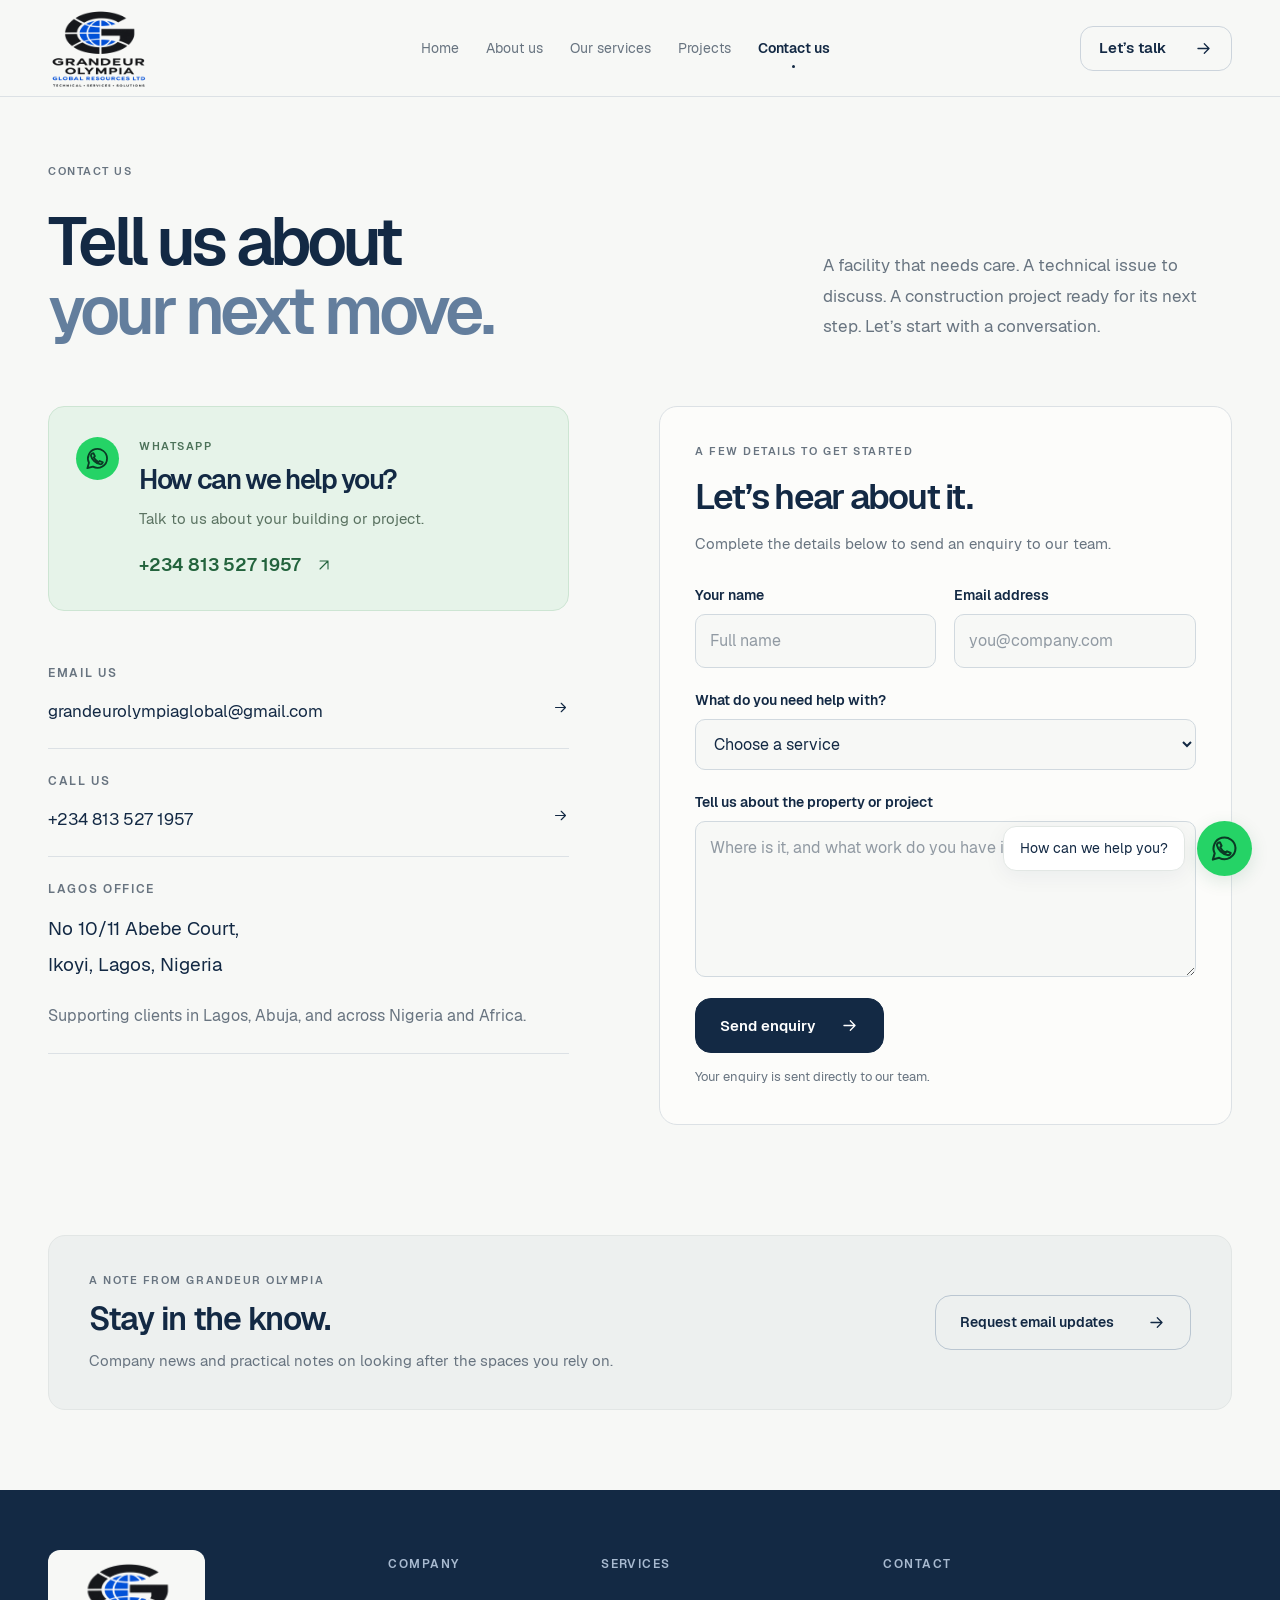
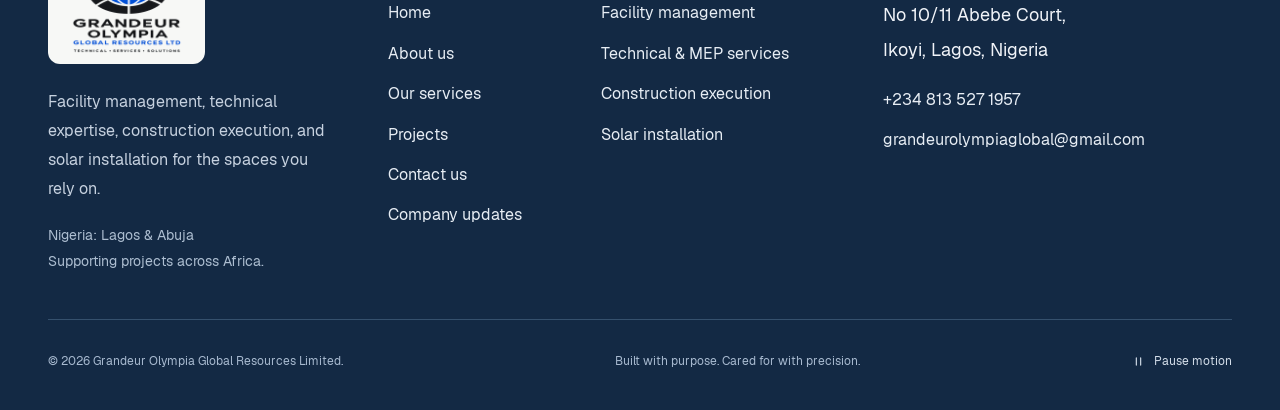
<file: contact.html>
<!doctype html>
<html lang="en"><head><meta charset="utf-8"><meta name="viewport" content="width=device-width, initial-scale=1"><meta name="theme-color" content="#132944"><meta name="robots" content="index,follow"><title>Contact Us | Grandeur Olympia, Ikoyi Lagos</title><meta name="description" content="Contact Grandeur Olympia about facility management, MEP, construction, or solar installation. WhatsApp +234 813 527 1957 or email grandeurolympiaglobal@gmail.com.">
<link rel="canonical" href="https://www.grandeurolympiaglobal.com/contact">
<meta property="og:type" content="website">
<meta property="og:site_name" content="Grandeur Olympia">
<meta property="og:title" content="Contact Us | Grandeur Olympia, Ikoyi Lagos">
<meta property="og:description" content="Contact Grandeur Olympia about facility management, MEP, construction, or solar installation. WhatsApp +234 813 527 1957 or email grandeurolympiaglobal@gmail.com.">
<meta property="og:url" content="https://www.grandeurolympiaglobal.com/contact">
<meta property="og:locale" content="en_NG">
<meta property="og:image" content="https://www.grandeurolympiaglobal.com/assets/grandeur-olympia-logo-refined.png">
<meta property="og:image:secure_url" content="https://www.grandeurolympiaglobal.com/assets/grandeur-olympia-logo-refined.png">
<meta property="og:image:type" content="image/png">
<meta property="og:image:width" content="1374">
<meta property="og:image:height" content="1145">
<meta property="og:image:alt" content="Grandeur Olympia Global Resources Limited logo">
<meta name="twitter:card" content="summary">
<meta name="twitter:title" content="Contact Us | Grandeur Olympia, Ikoyi Lagos">
<meta name="twitter:description" content="Contact Grandeur Olympia about facility management, MEP, construction, or solar installation. WhatsApp +234 813 527 1957 or email grandeurolympiaglobal@gmail.com.">
<meta name="twitter:image" content="https://www.grandeurolympiaglobal.com/assets/grandeur-olympia-logo-refined.png">
<meta name="twitter:image:alt" content="Grandeur Olympia Global Resources Limited logo">
<link rel="icon" href="./assets/favicon-64.png" type="image/png"><link rel="preload" href="./assets/Geist-Regular.ttf" as="font" type="font/ttf" crossorigin><link rel="stylesheet" href="./styles.css?v=20261023-logo"><link rel="stylesheet" href="./quiet.css?v=20261110-solar"><script type="application/ld+json">
{
  "@context": "https://schema.org",
  "@graph": [
    {
      "@type": "LocalBusiness",
      "@id": "https://www.grandeurolympiaglobal.com/#organization",
      "name": "Grandeur Olympia Global Resources Limited",
      "legalName": "Grandeur Olympia Global Resources Limited",
      "alternateName": [
        "Grandeur Olympia",
        "Grandeur Olympia Global"
      ],
      "url": "https://www.grandeurolympiaglobal.com/",
      "logo": {
        "@type": "ImageObject",
        "url": "https://www.grandeurolympiaglobal.com/assets/grandeur-olympia-logo-refined.png",
        "width": 1374,
        "height": 1145
      },
      "image": "https://www.grandeurolympiaglobal.com/assets/grandeur-olympia-logo-refined.png",
      "foundingDate": "2024",
      "description": "Facility management, mechanical, electrical and plumbing services, construction project execution, and solar installation across Nigeria and Africa.",
      "email": "grandeurolympiaglobal@gmail.com",
      "telephone": "+2348135271957",
      "areaServed": [
        {
          "@type": "Country",
          "name": "Nigeria"
        },
        {
          "@type": "City",
          "name": "Lagos"
        },
        {
          "@type": "City",
          "name": "Abuja"
        },
        {
          "@type": "Place",
          "name": "Africa"
        }
      ],
      "address": {
        "@type": "PostalAddress",
        "streetAddress": "No 10/11 Abebe Court, Ikoyi",
        "addressLocality": "Lagos",
        "addressRegion": "Lagos",
        "addressCountry": "NG"
      },
      "contactPoint": {
        "@type": "ContactPoint",
        "telephone": "+2348135271957",
        "contactType": "customer service",
        "email": "grandeurolympiaglobal@gmail.com",
        "availableLanguage": "English"
      }
    },
    {
      "@type": "WebSite",
      "@id": "https://www.grandeurolympiaglobal.com/#website",
      "url": "https://www.grandeurolympiaglobal.com/",
      "name": "Grandeur Olympia",
      "alternateName": [
        "Grandeur Olympia Global",
        "Grandeur Olympia Global Resources Limited"
      ],
      "publisher": {
        "@id": "https://www.grandeurolympiaglobal.com/#organization"
      },
      "inLanguage": "en-NG"
    },
    {
      "@type": "ContactPage",
      "@id": "https://www.grandeurolympiaglobal.com/contact#webpage",
      "url": "https://www.grandeurolympiaglobal.com/contact",
      "name": "Contact Us | Grandeur Olympia, Ikoyi Lagos",
      "description": "Contact Grandeur Olympia about facility management, MEP, construction, or solar installation. WhatsApp +234 813 527 1957 or email grandeurolympiaglobal@gmail.com.",
      "isPartOf": {
        "@id": "https://www.grandeurolympiaglobal.com/#website"
      },
      "about": {
        "@id": "https://www.grandeurolympiaglobal.com/#organization"
      },
      "publisher": {
        "@id": "https://www.grandeurolympiaglobal.com/#organization"
      },
      "inLanguage": "en-NG",
      "primaryImageOfPage": {
        "@type": "ImageObject",
        "url": "https://www.grandeurolympiaglobal.com/assets/grandeur-olympia-logo-refined.png"
      },
      "mainEntity": {
        "@id": "https://www.grandeurolympiaglobal.com/#organization"
      },
      "breadcrumb": {
        "@id": "https://www.grandeurolympiaglobal.com/contact#breadcrumb"
      }
    },
    {
      "@type": "BreadcrumbList",
      "@id": "https://www.grandeurolympiaglobal.com/contact#breadcrumb",
      "itemListElement": [
        {
          "@type": "ListItem",
          "position": 1,
          "name": "Home",
          "item": "https://www.grandeurolympiaglobal.com/"
        },
        {
          "@type": "ListItem",
          "position": 2,
          "name": "Contact us",
          "item": "https://www.grandeurolympiaglobal.com/contact"
        }
      ]
    }
  ]
}
</script><script defer src="./quiet.js?v=20261027-direct-contact"></script></head><body id="top" class="quiet-theme" data-concept="01" data-page="contact"><a class="skip" href="#main">Skip to content</a><header class="site-header quiet-header"><div class="wrap nav-row"><a class="brand" href="./index.html" aria-label="Grandeur Olympia home"><img class="brand-logo" src="./assets/grandeur-olympia-logo-refined.webp" width="1374" height="1145" alt="Grandeur Olympia Global Resources Limited" decoding="async"></a><nav class="desktop-nav quiet-main-nav" aria-label="Main navigation"><a href="./index.html" >Home</a><a href="./about.html" >About us</a><a href="./services.html" >Our services</a><a href="./projects.html">Projects</a><a href="./contact.html" aria-current="page">Contact us</a></nav><div class="quiet-nav-actions"><a class="button nav-button" href="./contact.html">Let’s talk <svg viewBox="0 0 24 24" fill="none" aria-hidden="true"><path d="M5 12h14M13 6l6 6-6 6"/></svg></a><button class="quiet-menu-toggle" type="button" aria-controls="quiet-mobile-nav" aria-expanded="false" aria-label="Open navigation" hidden><svg viewBox="0 0 24 24" fill="none" aria-hidden="true"><path d="M4 8h16M4 16h16"/></svg></button></div></div><nav class="quiet-mobile-nav wrap" id="quiet-mobile-nav" aria-label="Mobile navigation" hidden><a href="./index.html" >Home</a><a href="./about.html" >About us</a><a href="./services.html" >Our services</a><a href="./projects.html">Projects</a><a href="./contact.html" aria-current="page">Contact us</a></nav></header><main id="main"><section class="quiet-page-intro wrap"><span class="eyebrow quiet-reveal">CONTACT US</span><div><h1 class="quiet-reveal">Tell us about<br><span>your next move.</span></h1><p class="quiet-reveal">A facility that needs care. A technical issue to discuss. A construction project ready for its next step. Let’s start with a conversation.</p></div></section><section class="quiet-contact-layout wrap"><div class="quiet-contact-options quiet-reveal"><a class="quiet-contact-whatsapp" href="https://wa.me/2348135271957?text=Hello%20Grandeur%20Olympia%2C%20how%20can%20you%20help%20with%20my%20building%20or%20project%3F" target="_blank" rel="noopener"><span class="quiet-contact-icon"><svg viewBox="0 0 24 24" fill="none" aria-hidden="true"><path d="M20.5 11.7a8.5 8.5 0 0 1-12.6 7.5L3 20.6l1.4-4.8a8.5 8.5 0 1 1 16.1-4.1Z"/><path d="m8.4 7.2 1.3 2.7-1 1.2a8.5 8.5 0 0 0 4.2 4.1l1.1-1 2.8 1.2c-.4 1.3-1.4 1.9-2.5 1.7-3.9-.7-7.4-4.2-8.1-7.5-.2-1.1.6-2.2 2.2-2.4Z"/></svg></span><div><span class="eyebrow">WHATSAPP</span><h2>How can we help you?</h2><p>Talk to us about your building or project.</p><span class="quiet-contact-phone">+234 813 527 1957 <svg viewBox="0 0 24 24" fill="none" aria-hidden="true"><path d="M6 18 18 6M6 6h12v12"/></svg></span></div></a><div class="quiet-contact-item"><span class="eyebrow">EMAIL US</span><a href="mailto:grandeurolympiaglobal@gmail.com">grandeurolympiaglobal@gmail.com <svg viewBox="0 0 24 24" fill="none" aria-hidden="true"><path d="M5 12h14M13 6l6 6-6 6"/></svg></a></div><div class="quiet-contact-item"><span class="eyebrow">CALL US</span><a href="tel:+2348135271957">+234 813 527 1957 <svg viewBox="0 0 24 24" fill="none" aria-hidden="true"><path d="M5 12h14M13 6l6 6-6 6"/></svg></a></div><div class="quiet-contact-item"><span class="eyebrow">LAGOS OFFICE</span><address class="quiet-office-address"><span>No 10/11 Abebe Court,</span><span>Ikoyi, Lagos, Nigeria</span></address><p class="quiet-contact-coverage">Supporting clients in Lagos, Abuja, and across Nigeria and Africa.</p></div></div><div class="quiet-enquiry quiet-reveal" id="enquiry"><span class="eyebrow">A FEW DETAILS TO GET STARTED</span><h2>Let’s hear about it.</h2><p class="quiet-form-intro">Complete the details below to send an enquiry to our team.</p><form data-enquiry-form action="/api/contact" method="post"><input type="text" name="website" autocomplete="off" tabindex="-1" aria-hidden="true" hidden><div class="quiet-form-two"><div class="quiet-field"><label for="enquiry-name">Your name</label><input id="enquiry-name" name="name" autocomplete="name" maxlength="100" required placeholder="Full name"></div><div class="quiet-field"><label for="enquiry-email">Email address</label><input id="enquiry-email" name="email" type="email" autocomplete="email" maxlength="254" required placeholder="you@company.com"></div></div><div class="quiet-field"><label for="enquiry-service">What do you need help with?</label><select id="enquiry-service" name="service" required><option value="">Choose a service</option value="facility-management">Facility management</option><option value="mep">Technical & MEP services</option><option value="construction">Construction execution</option><option value="solar-installation">Solar installation &amp; energy solutions</option><option value="general">A general enquiry</option></select></div><div class="quiet-field"><label for="enquiry-message">Tell us about the property or project</label><textarea id="enquiry-message" name="message" rows="5" maxlength="2500" required placeholder="Where is it, and what work do you have in mind?"></textarea></div><button class="button quiet-form-submit" type="submit">Send enquiry <svg viewBox="0 0 24 24" fill="none" aria-hidden="true"><path d="M5 12h14M13 6l6 6-6 6"/></svg></button><p class="quiet-form-hint">Your enquiry is sent directly to our team.</p><p class="quiet-form-status" role="status" data-enquiry-status></p></form></div></section><section class="quiet-newsletter-band wrap quiet-reveal" aria-labelledby="updates-heading"><div><span class="eyebrow">A NOTE FROM GRANDEUR OLYMPIA</span><h2 id="updates-heading">Stay in the know.</h2><p>Company news and practical notes on looking after the spaces you rely on.</p></div><a class="button quiet-button-outline" href="mailto:grandeurolympiaglobal@gmail.com?subject=Email%20updates" data-newsletter-open>Request email updates <svg viewBox="0 0 24 24" fill="none" aria-hidden="true"><path d="M5 12h14M13 6l6 6-6 6"/></svg></a></section></main><footer class="quiet-footer"><div class="wrap"><div class="quiet-footer-grid"><div class="quiet-footer-brand"><a class="brand" href="./index.html" aria-label="Grandeur Olympia home"><img class="brand-logo" src="./assets/grandeur-olympia-logo-refined.webp" width="1374" height="1145" alt="Grandeur Olympia Global Resources Limited" decoding="async" loading="lazy"></a><p>Facility management, technical expertise, construction execution, and solar installation for the spaces you rely on.</p><span class="quiet-footer-area">Nigeria: Lagos & Abuja<br>Supporting projects across Africa.</span></div><nav class="quiet-footer-column" aria-label="Footer navigation"><h2>Company</h2><a href="./index.html" >Home</a><a href="./about.html" >About us</a><a href="./services.html" >Our services</a><a href="./projects.html">Projects</a><a href="./contact.html" >Contact us</a><a href="mailto:grandeurolympiaglobal@gmail.com?subject=Email%20updates" data-newsletter-open>Company updates</a></nav><nav class="quiet-footer-column" aria-label="Footer services"><h2>Services</h2><a href="./services.html#facility-management">Facility management</a><a href="./services.html#mep">Technical & MEP services</a><a href="./services.html#construction">Construction execution</a><a href="./services.html#solar-installation">Solar installation</a></nav><div class="quiet-footer-column quiet-footer-contact"><h2>Contact</h2><address class="quiet-office-address"><span>No 10/11 Abebe Court,</span><span>Ikoyi, Lagos, Nigeria</span></address><a href="tel:+2348135271957">+234 813 527 1957</a><a href="mailto:grandeurolympiaglobal@gmail.com">grandeurolympiaglobal@gmail.com</a></div></div><div class="quiet-footer-bottom"><span>© 2026 Grandeur Olympia Global Resources Limited.</span><span>Built with purpose. Cared for with precision.</span><button type="button" class="quiet-motion-toggle" data-motion-toggle aria-pressed="false"><svg viewBox="0 0 18 18" fill="none" aria-hidden="true"><path d="M6 4v10M12 4v10"/></svg><span>Pause motion</span></button></div></div></footer><aside class="quiet-help" aria-label="WhatsApp help"><section class="quiet-help-panel" id="quiet-help-panel" aria-labelledby="help-title" hidden><div class="quiet-help-head"><span><svg viewBox="0 0 24 24" fill="none" aria-hidden="true"><path d="M20.5 11.7a8.5 8.5 0 0 1-12.6 7.5L3 20.6l1.4-4.8a8.5 8.5 0 1 1 16.1-4.1Z"/><path d="m8.4 7.2 1.3 2.7-1 1.2a8.5 8.5 0 0 0 4.2 4.1l1.1-1 2.8 1.2c-.4 1.3-1.4 1.9-2.5 1.7-3.9-.7-7.4-4.2-8.1-7.5-.2-1.1.6-2.2 2.2-2.4Z"/></svg> GRANDEUR OLYMPIA</span><button type="button" aria-label="Close WhatsApp help" data-help-close><svg viewBox="0 0 24 24" fill="none" aria-hidden="true"><path d="m6 6 12 12M6 18 18 6"/></svg></button></div><div class="quiet-help-body"><span class="eyebrow">LET’S START WITH YOUR NEEDS</span><h2 id="help-title">How can we help you?</h2><p>Choose a topic to start a conversation with us on WhatsApp.</p><div class="quiet-help-options"><a href="https://wa.me/2348135271957?text=Hello%20Grandeur%20Olympia%2C%20I%E2%80%99d%20like%20help%20with%20facility%20management." target="_blank" rel="noopener">Facility management<svg viewBox="0 0 24 24" fill="none" aria-hidden="true"><path d="M5 12h14M13 6l6 6-6 6"/></svg></a><a href="https://wa.me/2348135271957?text=Hello%20Grandeur%20Olympia%2C%20I%E2%80%99d%20like%20help%20with%20technical%20%26%20mep%20services." target="_blank" rel="noopener">Technical & MEP services<svg viewBox="0 0 24 24" fill="none" aria-hidden="true"><path d="M5 12h14M13 6l6 6-6 6"/></svg></a><a href="https://wa.me/2348135271957?text=Hello%20Grandeur%20Olympia%2C%20I%E2%80%99d%20like%20help%20with%20construction%20execution." target="_blank" rel="noopener">Construction execution<svg viewBox="0 0 24 24" fill="none" aria-hidden="true"><path d="M5 12h14M13 6l6 6-6 6"/></svg></a><a href="https://wa.me/2348135271957?text=Hello%20Grandeur%20Olympia%2C%20I%E2%80%99d%20like%20to%20discuss%20solar%20installation%20for%20my%20property." target="_blank" rel="noopener">Discuss solar installation <svg viewBox="0 0 24 24" fill="none" aria-hidden="true"><path d="M5 12h14M13 6l6 6-6 6"/></svg></a></div><a class="button quiet-whatsapp-button" href="https://wa.me/2348135271957?text=Hello%20Grandeur%20Olympia%2C%20I%20have%20a%20question%20about%20your%20services." target="_blank" rel="noopener">Start a WhatsApp chat <svg viewBox="0 0 24 24" fill="none" aria-hidden="true"><path d="M6 18 18 6M6 6h12v12"/></svg></a></div></section><button class="quiet-help-launcher" type="button" aria-controls="quiet-help-panel" aria-expanded="false" aria-label="How can we help you? Open WhatsApp contact options" data-help-toggle><span class="quiet-help-label">How can we help you?</span><span class="quiet-help-bubble"><svg viewBox="0 0 24 24" fill="none" aria-hidden="true"><path d="M20.5 11.7a8.5 8.5 0 0 1-12.6 7.5L3 20.6l1.4-4.8a8.5 8.5 0 1 1 16.1-4.1Z"/><path d="m8.4 7.2 1.3 2.7-1 1.2a8.5 8.5 0 0 0 4.2 4.1l1.1-1 2.8 1.2c-.4 1.3-1.4 1.9-2.5 1.7-3.9-.7-7.4-4.2-8.1-7.5-.2-1.1.6-2.2 2.2-2.4Z"/></svg></span></button></aside><dialog class="quiet-newsletter-dialog" id="newsletter-dialog" aria-labelledby="newsletter-title" aria-describedby="newsletter-description"><button type="button" class="quiet-dialog-close" aria-label="Close email updates prompt" data-newsletter-close><svg viewBox="0 0 24 24" fill="none" aria-hidden="true"><path d="m6 6 12 12M6 18 18 6"/></svg></button><div class="quiet-newsletter-symbol" aria-hidden="true"><svg viewBox="0 0 32 32" fill="none"><rect x="5" y="8" width="22" height="17" rx="3"/><path d="m6 10 10 8 10-8"/></svg></div><span class="eyebrow">A NOTE FROM GRANDEUR OLYMPIA</span><h2 id="newsletter-title" tabindex="-1">Better spaces.<br>A little more insight.</h2><p id="newsletter-description">Request company news and practical notes on caring for your building, delivered by email.</p><form data-newsletter-form action="mailto:grandeurolympiaglobal@gmail.com" method="get"><div class="quiet-field"><label for="newsletter-email">Email address</label><input id="newsletter-email" name="email" type="email" autocomplete="email" maxlength="254" required placeholder="you@company.com"></div><label class="quiet-consent"><input name="consent" type="checkbox" required><span>I’d like to receive Grandeur Olympia news and updates by email.</span></label><button class="button quiet-newsletter-submit" type="submit">Request email updates <svg viewBox="0 0 24 24" fill="none" aria-hidden="true"><path d="M5 12h14M13 6l6 6-6 6"/></svg></button><p class="quiet-form-hint">Opens your email app to send your subscription request.</p><p class="quiet-form-status" role="status" data-newsletter-status></p><a class="quiet-mail-fallback" href="mailto:grandeurolympiaglobal@gmail.com?subject=Newsletter%20subscription%20request" data-newsletter-fallback hidden>Open the prepared email again <svg viewBox="0 0 24 24" fill="none" aria-hidden="true"><path d="M5 12h14M13 6l6 6-6 6"/></svg></a></form><details class="quiet-email-note"><summary>How your email is used</summary><p>Your email and consent are included in the request you send to our company inbox. You can ask to stop receiving updates by replying to an email or contacting us at grandeurolympiaglobal@gmail.com.</p></details><button class="quiet-skip-updates" type="button" data-newsletter-close>Maybe later</button></dialog><noscript><style>.quiet-main-nav{display:flex!important;flex-wrap:wrap;gap:12px}.quiet-nav-actions{display:none}.quiet-header .nav-row{height:auto;min-height:90px;flex-wrap:wrap;padding-bottom:14px}</style></noscript></body></html>
</file>
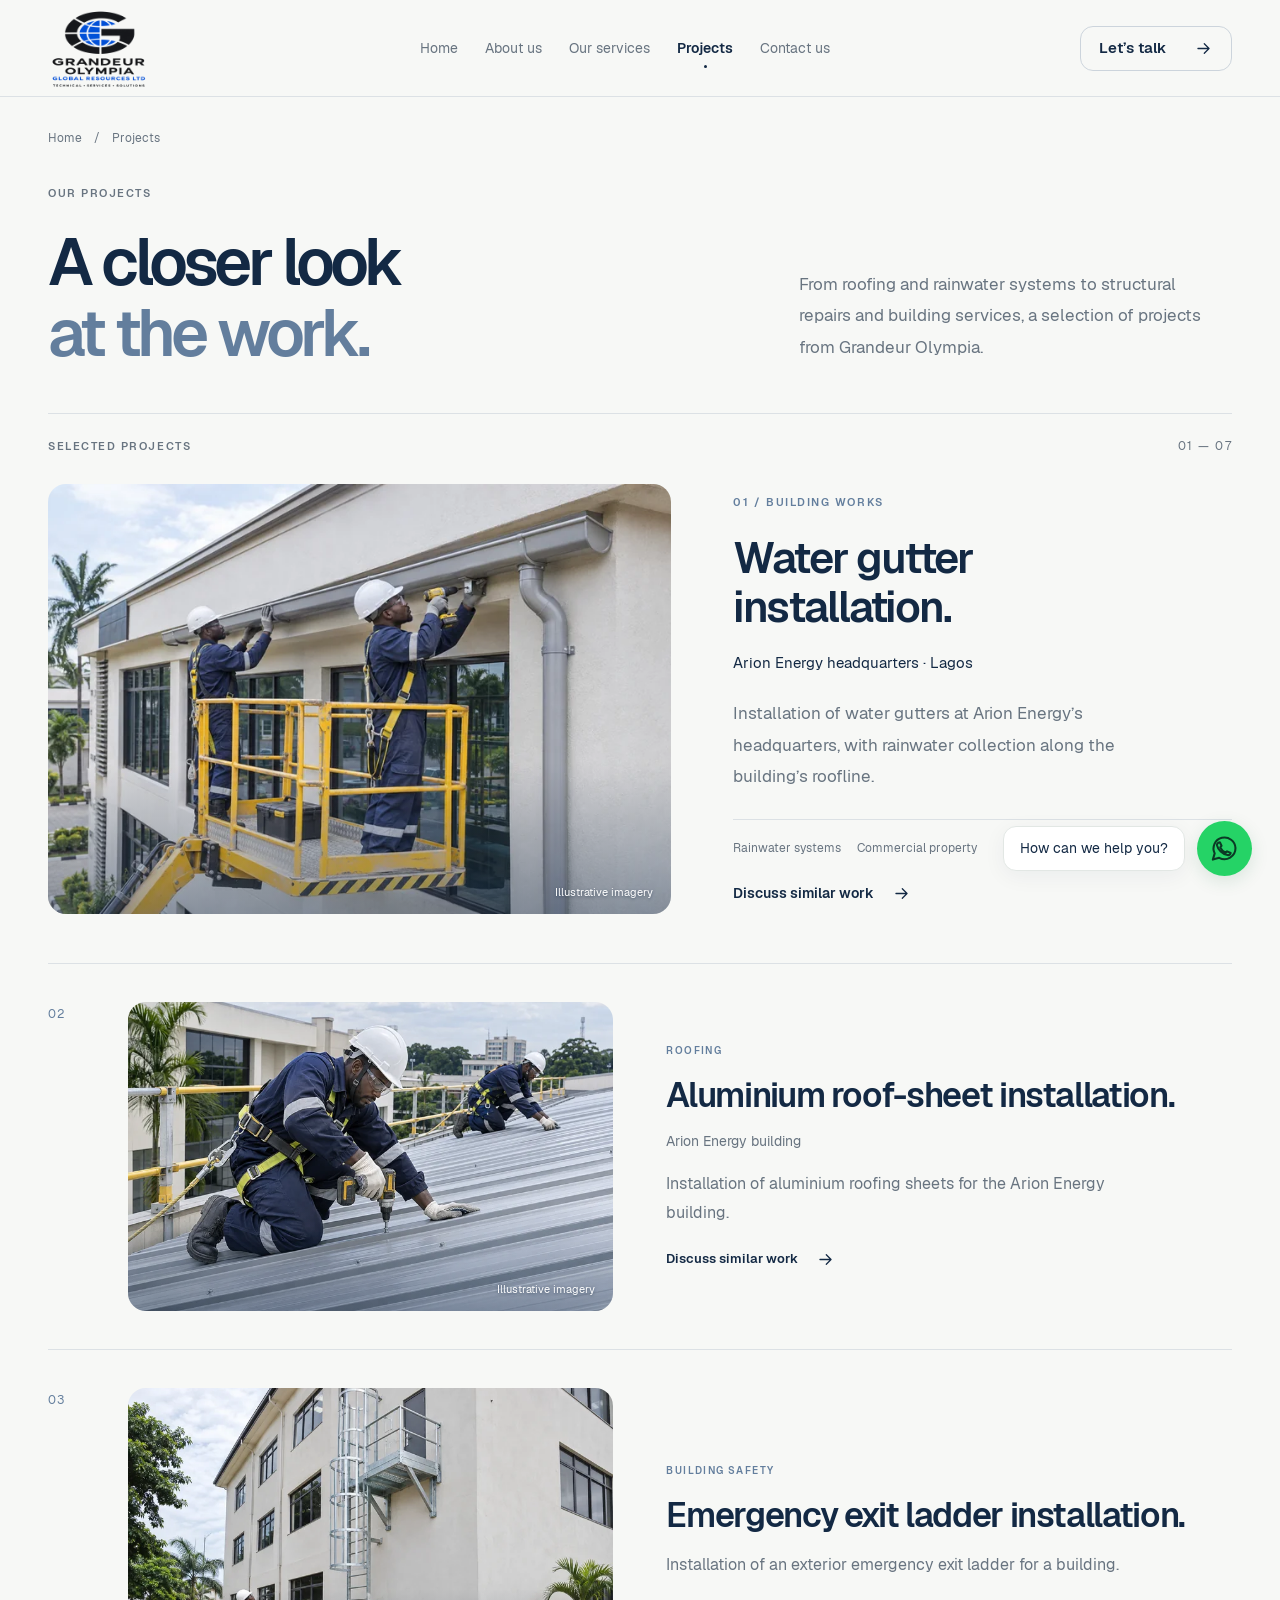
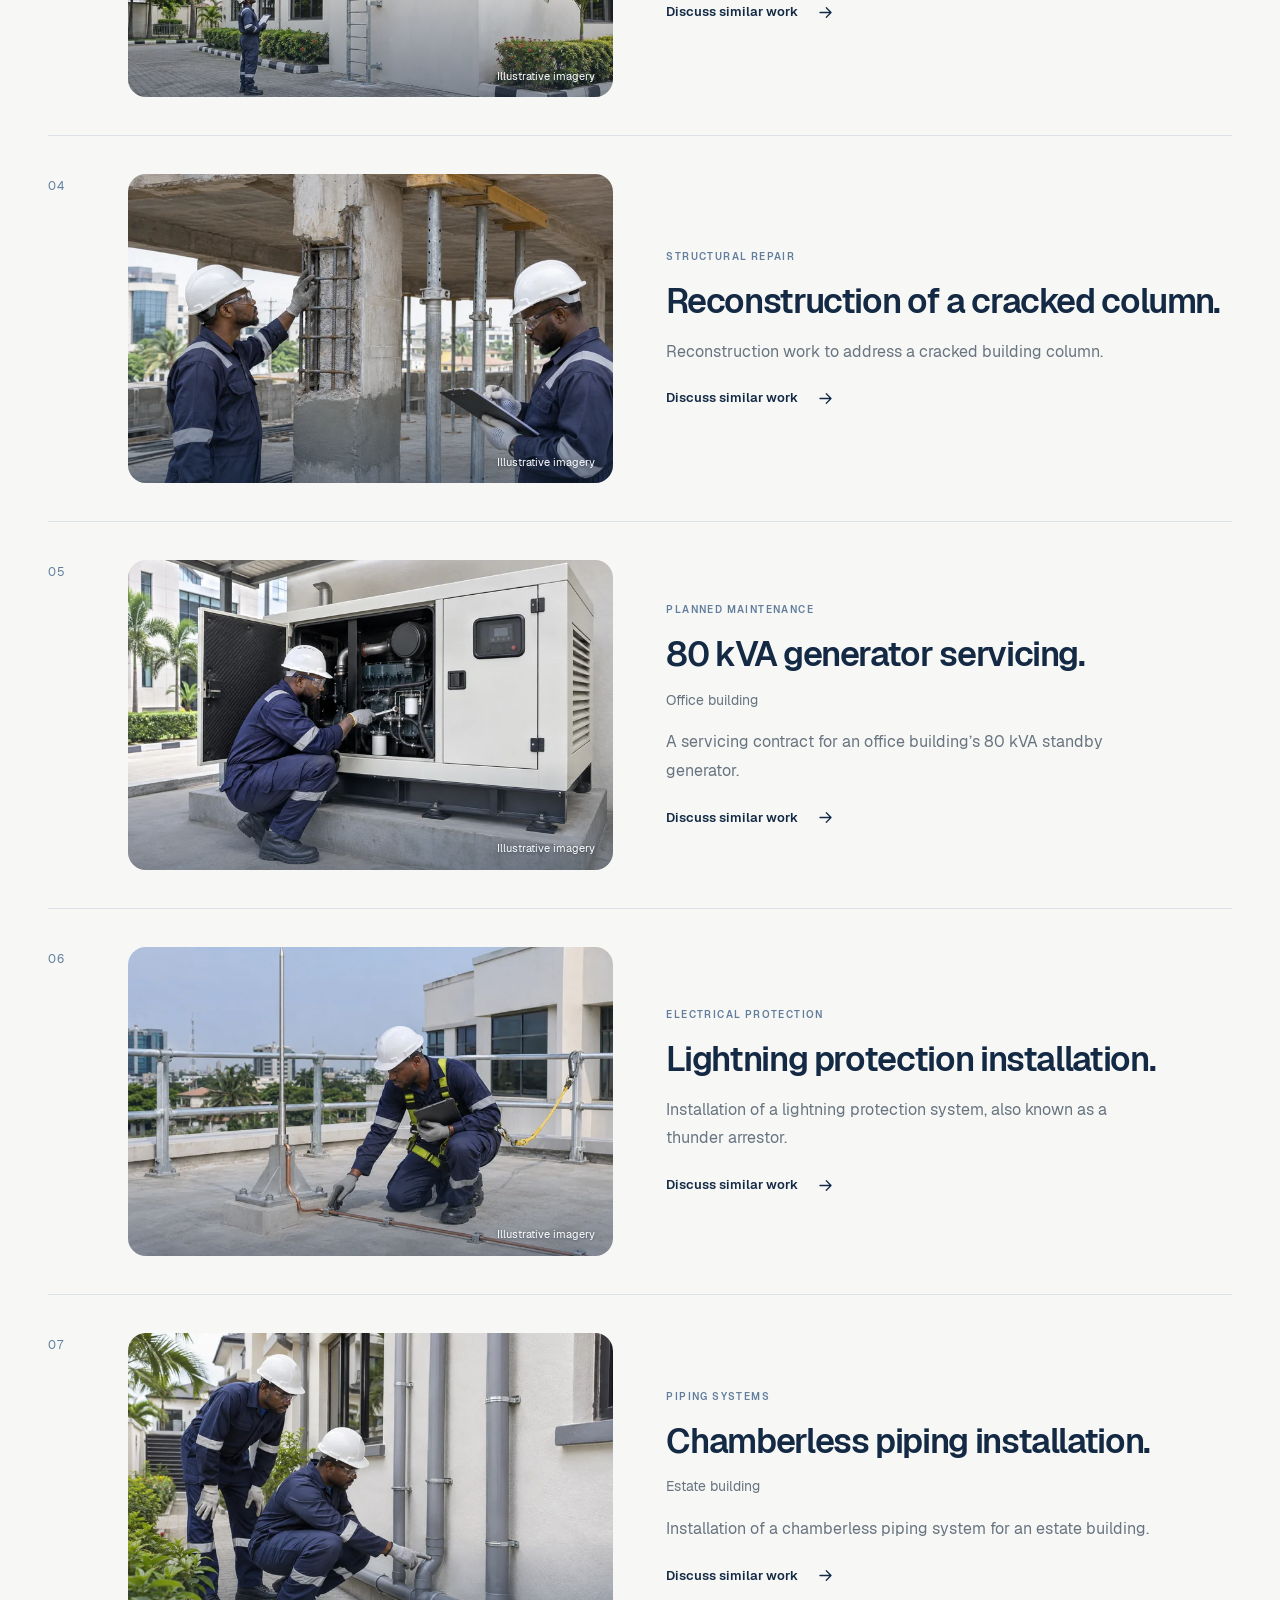
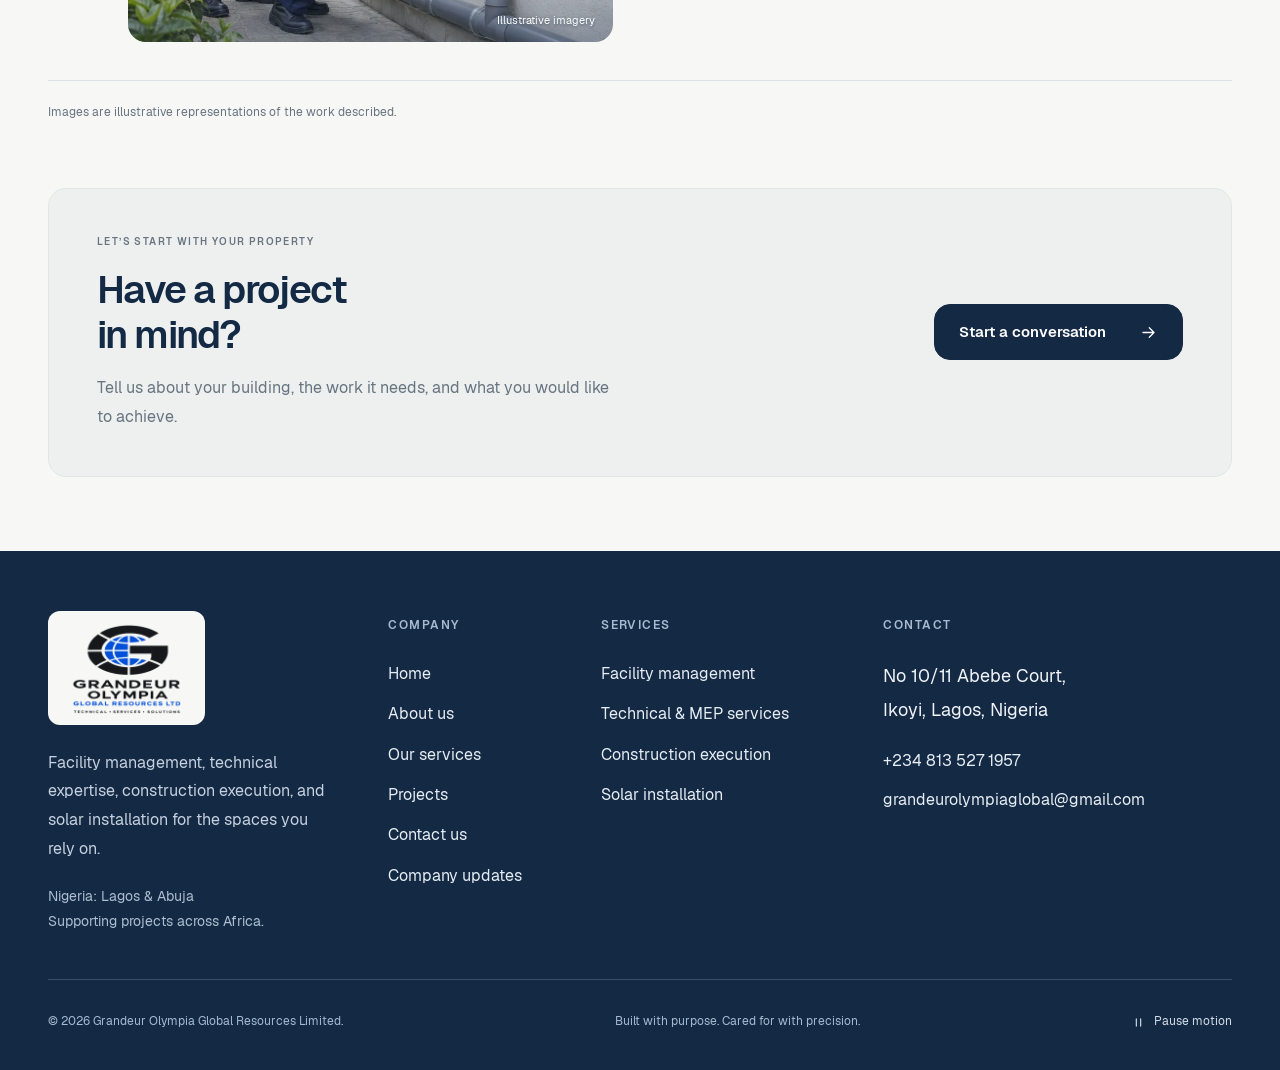
<file: projects.html>
<!doctype html>
<html lang="en"><head><meta charset="utf-8"><meta name="viewport" content="width=device-width, initial-scale=1"><meta name="theme-color" content="#132944"><meta name="robots" content="index,follow"><title>Projects | Grandeur Olympia Global Resources Limited</title><meta name="description" content="Explore Grandeur Olympia’s roofing, gutter installation, building repairs, generator servicing, lightning protection, and piping projects.">
<link rel="canonical" href="https://www.grandeurolympiaglobal.com/projects">
<meta property="og:type" content="website"><meta property="og:site_name" content="Grandeur Olympia"><meta property="og:title" content="Projects | Grandeur Olympia Global Resources Limited"><meta property="og:description" content="Explore Grandeur Olympia’s roofing, gutter installation, building repairs, generator servicing, lightning protection, and piping projects."><meta property="og:url" content="https://www.grandeurolympiaglobal.com/projects"><meta property="og:locale" content="en_NG">
<meta property="og:image" content="https://www.grandeurolympiaglobal.com/assets/grandeur-olympia-logo-refined.png"><meta property="og:image:secure_url" content="https://www.grandeurolympiaglobal.com/assets/grandeur-olympia-logo-refined.png"><meta property="og:image:type" content="image/png"><meta property="og:image:width" content="1374"><meta property="og:image:height" content="1145"><meta property="og:image:alt" content="Grandeur Olympia Global Resources Limited logo">
<meta name="twitter:card" content="summary"><meta name="twitter:title" content="Projects | Grandeur Olympia Global Resources Limited"><meta name="twitter:description" content="Explore Grandeur Olympia’s roofing, gutter installation, building repairs, generator servicing, lightning protection, and piping projects."><meta name="twitter:image" content="https://www.grandeurolympiaglobal.com/assets/grandeur-olympia-logo-refined.png"><meta name="twitter:image:alt" content="Grandeur Olympia Global Resources Limited logo">
<link rel="icon" href="./assets/favicon-64.png" type="image/png"><link rel="preload" href="./assets/Geist-Regular.ttf" as="font" type="font/ttf" crossorigin><link rel="stylesheet" href="./styles.css?v=20261023-logo"><link rel="stylesheet" href="./quiet.css?v=20261110-solar"><link rel="stylesheet" href="./projects.css?v=20261111-projects">
<script type="application/ld+json">
{
  "@context": "https://schema.org",
  "@graph": [
    {
      "@type": "LocalBusiness",
      "@id": "https://www.grandeurolympiaglobal.com/#organization",
      "name": "Grandeur Olympia Global Resources Limited",
      "legalName": "Grandeur Olympia Global Resources Limited",
      "alternateName": [
        "Grandeur Olympia",
        "Grandeur Olympia Global"
      ],
      "url": "https://www.grandeurolympiaglobal.com/",
      "logo": {
        "@type": "ImageObject",
        "url": "https://www.grandeurolympiaglobal.com/assets/grandeur-olympia-logo-refined.png",
        "width": 1374,
        "height": 1145
      },
      "image": "https://www.grandeurolympiaglobal.com/assets/grandeur-olympia-logo-refined.png",
      "foundingDate": "2024",
      "description": "Facility management, mechanical, electrical and plumbing services, construction project execution, and solar installation across Nigeria and Africa.",
      "email": "grandeurolympiaglobal@gmail.com",
      "telephone": "+2348135271957",
      "areaServed": [
        {
          "@type": "Country",
          "name": "Nigeria"
        },
        {
          "@type": "City",
          "name": "Lagos"
        },
        {
          "@type": "City",
          "name": "Abuja"
        },
        {
          "@type": "Place",
          "name": "Africa"
        }
      ],
      "address": {
        "@type": "PostalAddress",
        "streetAddress": "No 10/11 Abebe Court, Ikoyi",
        "addressLocality": "Lagos",
        "addressRegion": "Lagos",
        "addressCountry": "NG"
      },
      "contactPoint": {
        "@type": "ContactPoint",
        "telephone": "+2348135271957",
        "contactType": "customer service",
        "email": "grandeurolympiaglobal@gmail.com",
        "availableLanguage": "English"
      }
    },
    {
      "@type": "WebSite",
      "@id": "https://www.grandeurolympiaglobal.com/#website",
      "url": "https://www.grandeurolympiaglobal.com/",
      "name": "Grandeur Olympia",
      "alternateName": [
        "Grandeur Olympia Global",
        "Grandeur Olympia Global Resources Limited"
      ],
      "publisher": {
        "@id": "https://www.grandeurolympiaglobal.com/#organization"
      },
      "inLanguage": "en-NG"
    },
    {
      "@type": "CollectionPage",
      "@id": "https://www.grandeurolympiaglobal.com/projects#webpage",
      "url": "https://www.grandeurolympiaglobal.com/projects",
      "name": "Projects | Grandeur Olympia Global Resources Limited",
      "description": "Explore Grandeur Olympia’s roofing, gutter installation, building repairs, generator servicing, lightning protection, and piping projects.",
      "isPartOf": {
        "@id": "https://www.grandeurolympiaglobal.com/#website"
      },
      "about": {
        "@id": "https://www.grandeurolympiaglobal.com/#organization"
      },
      "publisher": {
        "@id": "https://www.grandeurolympiaglobal.com/#organization"
      },
      "inLanguage": "en-NG",
      "dateModified": "2026-11-11",
      "breadcrumb": {
        "@id": "https://www.grandeurolympiaglobal.com/projects#breadcrumb"
      },
      "mainEntity": {
        "@id": "https://www.grandeurolympiaglobal.com/projects#project-list"
      }
    },
    {
      "@type": "BreadcrumbList",
      "@id": "https://www.grandeurolympiaglobal.com/projects#breadcrumb",
      "itemListElement": [
        {
          "@type": "ListItem",
          "position": 1,
          "name": "Home",
          "item": "https://www.grandeurolympiaglobal.com/"
        },
        {
          "@type": "ListItem",
          "position": 2,
          "name": "Projects",
          "item": "https://www.grandeurolympiaglobal.com/projects"
        }
      ]
    },
    {
      "@type": "ItemList",
      "@id": "https://www.grandeurolympiaglobal.com/projects#project-list",
      "name": "Grandeur Olympia projects",
      "numberOfItems": 7,
      "itemListElement": [
        {
          "@type": "ListItem",
          "position": 1,
          "name": "Water gutter installation",
          "url": "https://www.grandeurolympiaglobal.com/projects#project-01"
        },
        {
          "@type": "ListItem",
          "position": 2,
          "name": "Aluminium roof-sheet installation",
          "url": "https://www.grandeurolympiaglobal.com/projects#project-02"
        },
        {
          "@type": "ListItem",
          "position": 3,
          "name": "Emergency exit ladder installation",
          "url": "https://www.grandeurolympiaglobal.com/projects#project-03"
        },
        {
          "@type": "ListItem",
          "position": 4,
          "name": "Reconstruction of a cracked column",
          "url": "https://www.grandeurolympiaglobal.com/projects#project-04"
        },
        {
          "@type": "ListItem",
          "position": 5,
          "name": "80 kVA generator servicing",
          "url": "https://www.grandeurolympiaglobal.com/projects#project-05"
        },
        {
          "@type": "ListItem",
          "position": 6,
          "name": "Lightning protection installation",
          "url": "https://www.grandeurolympiaglobal.com/projects#project-06"
        },
        {
          "@type": "ListItem",
          "position": 7,
          "name": "Chamberless piping installation",
          "url": "https://www.grandeurolympiaglobal.com/projects#project-07"
        }
      ]
    }
  ]
}
</script><script defer src="./quiet.js?v=20261027-direct-contact"></script></head>
<body id="top" class="quiet-theme" data-concept="01" data-page="projects"><a class="skip" href="#main">Skip to content</a><header class="site-header quiet-header"><div class="wrap nav-row"><a class="brand" href="./index.html" aria-label="Grandeur Olympia home"><img class="brand-logo" src="./assets/grandeur-olympia-logo-refined.webp" width="1374" height="1145" alt="Grandeur Olympia Global Resources Limited" decoding="async"></a><nav class="desktop-nav quiet-main-nav" aria-label="Main navigation"><a href="./index.html" >Home</a><a href="./about.html" >About us</a><a href="./services.html">Our services</a><a href="./projects.html" aria-current="page">Projects</a><a href="./contact.html" >Contact us</a></nav><div class="quiet-nav-actions"><a class="button nav-button" href="./contact.html">Let’s talk <svg viewBox="0 0 24 24" fill="none" aria-hidden="true"><path d="M5 12h14M13 6l6 6-6 6"/></svg></a><button class="quiet-menu-toggle" type="button" aria-controls="quiet-mobile-nav" aria-expanded="false" aria-label="Open navigation" hidden><svg viewBox="0 0 24 24" fill="none" aria-hidden="true"><path d="M4 8h16M4 16h16"/></svg></button></div></div><nav class="quiet-mobile-nav wrap" id="quiet-mobile-nav" aria-label="Mobile navigation" hidden><a href="./index.html" >Home</a><a href="./about.html" >About us</a><a href="./services.html">Our services</a><a href="./projects.html" aria-current="page">Projects</a><a href="./contact.html" >Contact us</a></nav></header>
<main id="main"><div class="wrap"><nav class="projects-breadcrumb" aria-label="Breadcrumb"><a href="./index.html">Home</a><span aria-hidden="true">/</span><span aria-current="page">Projects</span></nav><section class="projects-intro" aria-labelledby="projects-title"><span class="eyebrow">OUR PROJECTS</span><div><h1 id="projects-title">A closer look<br><span>at the work.</span></h1><p>From roofing and rainwater systems to structural repairs and building services, a selection of projects from Grandeur Olympia.</p></div></section><section aria-labelledby="project-list-title"><div class="projects-section-label"><h2 class="eyebrow" id="project-list-title">SELECTED PROJECTS</h2><span>01 — 07</span></div><article class="project-feature" id="project-01" aria-labelledby="project-01-title"><figure class="project-photo"><img src="./assets/project-gutter-installation.webp" srcset="./assets/project-gutter-installation-768.webp 768w, ./assets/project-gutter-installation.webp 1536w" sizes="(max-width: 600px) calc(100vw - 40px), (max-width: 800px) calc(100vw - 64px), 700px" width="1536" height="1024" alt="Illustrative technicians fitting a rainwater gutter to an office building" fetchpriority="high" decoding="async"><figcaption>Illustrative imagery</figcaption></figure><div class="project-feature-copy"><span class="eyebrow">01 / BUILDING WORKS</span><h2 id="project-01-title">Water gutter<br>installation.</h2><p class="project-client">Arion Energy headquarters · Lagos</p><p>Installation of water gutters at Arion Energy’s headquarters, with rainwater collection along the building’s roofline.</p><div class="project-meta"><span>Rainwater systems</span><span>Commercial property</span></div><a class="text-link" href="./contact.html?service=construction#enquiry">Discuss similar work <svg viewBox="0 0 24 24" fill="none" aria-hidden="true"><path d="M5 12h14M13 6l6 6-6 6"/></svg></a></div></article><ol class="project-list" start="2"><li><article class="project-row" id="project-02" aria-labelledby="project-02-title"><span class="project-number">02</span><figure class="project-photo"><img src="./assets/project-aluminium-roofing.webp" srcset="./assets/project-aluminium-roofing-768.webp 768w, ./assets/project-aluminium-roofing.webp 1536w" sizes="(max-width: 600px) calc(100vw - 40px), (max-width: 800px) calc(100vw - 64px), 520px" width="1536" height="1024" alt="Illustrative engineers installing silver aluminium roofing sheets" loading="lazy" decoding="async"><figcaption>Illustrative imagery</figcaption></figure><div class="project-copy"><span class="eyebrow">Roofing</span><h2 id="project-02-title">Aluminium roof-sheet installation.</h2><p class="project-client">Arion Energy building</p><p>Installation of aluminium roofing sheets for the Arion Energy building.</p><a class="text-link" href="./contact.html?service=construction#enquiry">Discuss similar work <svg viewBox="0 0 24 24" fill="none" aria-hidden="true"><path d="M5 12h14M13 6l6 6-6 6"/></svg></a></div></article></li><li><article class="project-row" id="project-03" aria-labelledby="project-03-title"><span class="project-number">03</span><figure class="project-photo"><img src="./assets/project-emergency-exit-ladder.webp" srcset="./assets/project-emergency-exit-ladder-768.webp 768w, ./assets/project-emergency-exit-ladder.webp 1536w" sizes="(max-width: 600px) calc(100vw - 40px), (max-width: 800px) calc(100vw - 64px), 520px" width="1536" height="1024" alt="Illustrative exterior steel emergency exit ladder and landing on a commercial building" loading="lazy" decoding="async"><figcaption>Illustrative imagery</figcaption></figure><div class="project-copy"><span class="eyebrow">Building safety</span><h2 id="project-03-title">Emergency exit ladder installation.</h2><p>Installation of an exterior emergency exit ladder for a building.</p><a class="text-link" href="./contact.html?service=construction#enquiry">Discuss similar work <svg viewBox="0 0 24 24" fill="none" aria-hidden="true"><path d="M5 12h14M13 6l6 6-6 6"/></svg></a></div></article></li><li><article class="project-row" id="project-04" aria-labelledby="project-04-title"><span class="project-number">04</span><figure class="project-photo"><img src="./assets/project-column-repair.webp" srcset="./assets/project-column-repair-768.webp 768w, ./assets/project-column-repair.webp 1536w" sizes="(max-width: 600px) calc(100vw - 40px), (max-width: 800px) calc(100vw - 64px), 520px" width="1536" height="1024" alt="Illustrative engineers inspecting a concrete-column repair with temporary shoring" loading="lazy" decoding="async"><figcaption>Illustrative imagery</figcaption></figure><div class="project-copy"><span class="eyebrow">Structural repair</span><h2 id="project-04-title">Reconstruction of a cracked column.</h2><p>Reconstruction work to address a cracked building column.</p><a class="text-link" href="./contact.html?service=construction#enquiry">Discuss similar work <svg viewBox="0 0 24 24" fill="none" aria-hidden="true"><path d="M5 12h14M13 6l6 6-6 6"/></svg></a></div></article></li><li><article class="project-row" id="project-05" aria-labelledby="project-05-title"><span class="project-number">05</span><figure class="project-photo"><img src="./assets/project-generator-servicing.webp" srcset="./assets/project-generator-servicing-768.webp 768w, ./assets/project-generator-servicing.webp 1536w" sizes="(max-width: 600px) calc(100vw - 40px), (max-width: 800px) calc(100vw - 64px), 520px" width="1536" height="1024" alt="Illustrative maintenance engineer servicing an isolated standby generator" loading="lazy" decoding="async"><figcaption>Illustrative imagery</figcaption></figure><div class="project-copy"><span class="eyebrow">Planned maintenance</span><h2 id="project-05-title">80 kVA generator servicing.</h2><p class="project-client">Office building</p><p>A servicing contract for an office building’s 80 kVA standby generator.</p><a class="text-link" href="./contact.html?service=facility-management#enquiry">Discuss similar work <svg viewBox="0 0 24 24" fill="none" aria-hidden="true"><path d="M5 12h14M13 6l6 6-6 6"/></svg></a></div></article></li><li><article class="project-row" id="project-06" aria-labelledby="project-06-title"><span class="project-number">06</span><figure class="project-photo"><img src="./assets/project-lightning-protection.webp" srcset="./assets/project-lightning-protection-768.webp 768w, ./assets/project-lightning-protection.webp 1536w" sizes="(max-width: 600px) calc(100vw - 40px), (max-width: 800px) calc(100vw - 64px), 520px" width="1536" height="1024" alt="Illustrative technician inspecting a rooftop lightning air terminal and conductor" loading="lazy" decoding="async"><figcaption>Illustrative imagery</figcaption></figure><div class="project-copy"><span class="eyebrow">Electrical protection</span><h2 id="project-06-title">Lightning protection installation.</h2><p>Installation of a lightning protection system, also known as a thunder arrestor.</p><a class="text-link" href="./contact.html?service=mep#enquiry">Discuss similar work <svg viewBox="0 0 24 24" fill="none" aria-hidden="true"><path d="M5 12h14M13 6l6 6-6 6"/></svg></a></div></article></li><li><article class="project-row" id="project-07" aria-labelledby="project-07-title"><span class="project-number">07</span><figure class="project-photo"><img src="./assets/project-estate-piping.webp" srcset="./assets/project-estate-piping-768.webp 768w, ./assets/project-estate-piping.webp 1536w" sizes="(max-width: 600px) calc(100vw - 40px), (max-width: 800px) calc(100vw - 64px), 520px" width="1536" height="1024" alt="Illustrative plumbing engineers inspecting neatly installed estate pipework" loading="lazy" decoding="async"><figcaption>Illustrative imagery</figcaption></figure><div class="project-copy"><span class="eyebrow">Piping systems</span><h2 id="project-07-title">Chamberless piping installation.</h2><p class="project-client">Estate building</p><p>Installation of a chamberless piping system for an estate building.</p><a class="text-link" href="./contact.html?service=mep#enquiry">Discuss similar work <svg viewBox="0 0 24 24" fill="none" aria-hidden="true"><path d="M5 12h14M13 6l6 6-6 6"/></svg></a></div></article></li></ol><p class="projects-imagery-note">Images are illustrative representations of the work described.</p></section><section class="projects-next" aria-labelledby="projects-next-title"><div><span class="eyebrow">LET’S START WITH YOUR PROPERTY</span><h2 id="projects-next-title">Have a project<br>in mind?</h2><p>Tell us about your building, the work it needs, and what you would like to achieve.</p></div><a class="button" href="./contact.html">Start a conversation <svg viewBox="0 0 24 24" fill="none" aria-hidden="true"><path d="M5 12h14M13 6l6 6-6 6"/></svg></a></section></div></main><footer class="quiet-footer"><div class="wrap"><div class="quiet-footer-grid"><div class="quiet-footer-brand"><a class="brand" href="./index.html" aria-label="Grandeur Olympia home"><img class="brand-logo" src="./assets/grandeur-olympia-logo-refined.webp" width="1374" height="1145" alt="Grandeur Olympia Global Resources Limited" decoding="async" loading="lazy"></a><p>Facility management, technical expertise, construction execution, and solar installation for the spaces you rely on.</p><span class="quiet-footer-area">Nigeria: Lagos & Abuja<br>Supporting projects across Africa.</span></div><nav class="quiet-footer-column" aria-label="Footer navigation"><h2>Company</h2><a href="./index.html" >Home</a><a href="./about.html" >About us</a><a href="./services.html" >Our services</a><a href="./projects.html">Projects</a><a href="./contact.html" >Contact us</a><a href="mailto:grandeurolympiaglobal@gmail.com?subject=Email%20updates" data-newsletter-open>Company updates</a></nav><nav class="quiet-footer-column" aria-label="Footer services"><h2>Services</h2><a href="./services.html#facility-management">Facility management</a><a href="./services.html#mep">Technical & MEP services</a><a href="./services.html#construction">Construction execution</a><a href="./services.html#solar-installation">Solar installation</a></nav><div class="quiet-footer-column quiet-footer-contact"><h2>Contact</h2><address class="quiet-office-address"><span>No 10/11 Abebe Court,</span><span>Ikoyi, Lagos, Nigeria</span></address><a href="tel:+2348135271957">+234 813 527 1957</a><a href="mailto:grandeurolympiaglobal@gmail.com">grandeurolympiaglobal@gmail.com</a></div></div><div class="quiet-footer-bottom"><span>© 2026 Grandeur Olympia Global Resources Limited.</span><span>Built with purpose. Cared for with precision.</span><button type="button" class="quiet-motion-toggle" data-motion-toggle aria-pressed="false"><svg viewBox="0 0 18 18" fill="none" aria-hidden="true"><path d="M6 4v10M12 4v10"/></svg><span>Pause motion</span></button></div></div></footer><aside class="quiet-help" aria-label="WhatsApp help"><section class="quiet-help-panel" id="quiet-help-panel" aria-labelledby="help-title" hidden><div class="quiet-help-head"><span><svg viewBox="0 0 24 24" fill="none" aria-hidden="true"><path d="M20.5 11.7a8.5 8.5 0 0 1-12.6 7.5L3 20.6l1.4-4.8a8.5 8.5 0 1 1 16.1-4.1Z"/><path d="m8.4 7.2 1.3 2.7-1 1.2a8.5 8.5 0 0 0 4.2 4.1l1.1-1 2.8 1.2c-.4 1.3-1.4 1.9-2.5 1.7-3.9-.7-7.4-4.2-8.1-7.5-.2-1.1.6-2.2 2.2-2.4Z"/></svg> GRANDEUR OLYMPIA</span><button type="button" aria-label="Close WhatsApp help" data-help-close><svg viewBox="0 0 24 24" fill="none" aria-hidden="true"><path d="m6 6 12 12M6 18 18 6"/></svg></button></div><div class="quiet-help-body"><span class="eyebrow">LET’S START WITH YOUR NEEDS</span><h2 id="help-title">How can we help you?</h2><p>Choose a topic to start a conversation with us on WhatsApp.</p><div class="quiet-help-options"><a href="https://wa.me/2348135271957?text=Hello%20Grandeur%20Olympia%2C%20I%E2%80%99d%20like%20help%20with%20facility%20management." target="_blank" rel="noopener">Facility management<svg viewBox="0 0 24 24" fill="none" aria-hidden="true"><path d="M5 12h14M13 6l6 6-6 6"/></svg></a><a href="https://wa.me/2348135271957?text=Hello%20Grandeur%20Olympia%2C%20I%E2%80%99d%20like%20help%20with%20technical%20%26%20mep%20services." target="_blank" rel="noopener">Technical & MEP services<svg viewBox="0 0 24 24" fill="none" aria-hidden="true"><path d="M5 12h14M13 6l6 6-6 6"/></svg></a><a href="https://wa.me/2348135271957?text=Hello%20Grandeur%20Olympia%2C%20I%E2%80%99d%20like%20help%20with%20construction%20execution." target="_blank" rel="noopener">Construction execution<svg viewBox="0 0 24 24" fill="none" aria-hidden="true"><path d="M5 12h14M13 6l6 6-6 6"/></svg></a><a href="https://wa.me/2348135271957?text=Hello%20Grandeur%20Olympia%2C%20I%E2%80%99d%20like%20to%20discuss%20solar%20installation%20for%20my%20property." target="_blank" rel="noopener">Discuss solar installation <svg viewBox="0 0 24 24" fill="none" aria-hidden="true"><path d="M5 12h14M13 6l6 6-6 6"/></svg></a></div><a class="button quiet-whatsapp-button" href="https://wa.me/2348135271957?text=Hello%20Grandeur%20Olympia%2C%20I%20have%20a%20question%20about%20your%20services." target="_blank" rel="noopener">Start a WhatsApp chat <svg viewBox="0 0 24 24" fill="none" aria-hidden="true"><path d="M6 18 18 6M6 6h12v12"/></svg></a></div></section><button class="quiet-help-launcher" type="button" aria-controls="quiet-help-panel" aria-expanded="false" aria-label="How can we help you? Open WhatsApp contact options" data-help-toggle><span class="quiet-help-label">How can we help you?</span><span class="quiet-help-bubble"><svg viewBox="0 0 24 24" fill="none" aria-hidden="true"><path d="M20.5 11.7a8.5 8.5 0 0 1-12.6 7.5L3 20.6l1.4-4.8a8.5 8.5 0 1 1 16.1-4.1Z"/><path d="m8.4 7.2 1.3 2.7-1 1.2a8.5 8.5 0 0 0 4.2 4.1l1.1-1 2.8 1.2c-.4 1.3-1.4 1.9-2.5 1.7-3.9-.7-7.4-4.2-8.1-7.5-.2-1.1.6-2.2 2.2-2.4Z"/></svg></span></button></aside><noscript><style>.quiet-main-nav{display:flex!important;flex-wrap:wrap;gap:12px}.quiet-nav-actions{display:none}.quiet-header .nav-row{height:auto;min-height:90px;flex-wrap:wrap;padding-bottom:14px}</style></noscript></body></html>
</file>
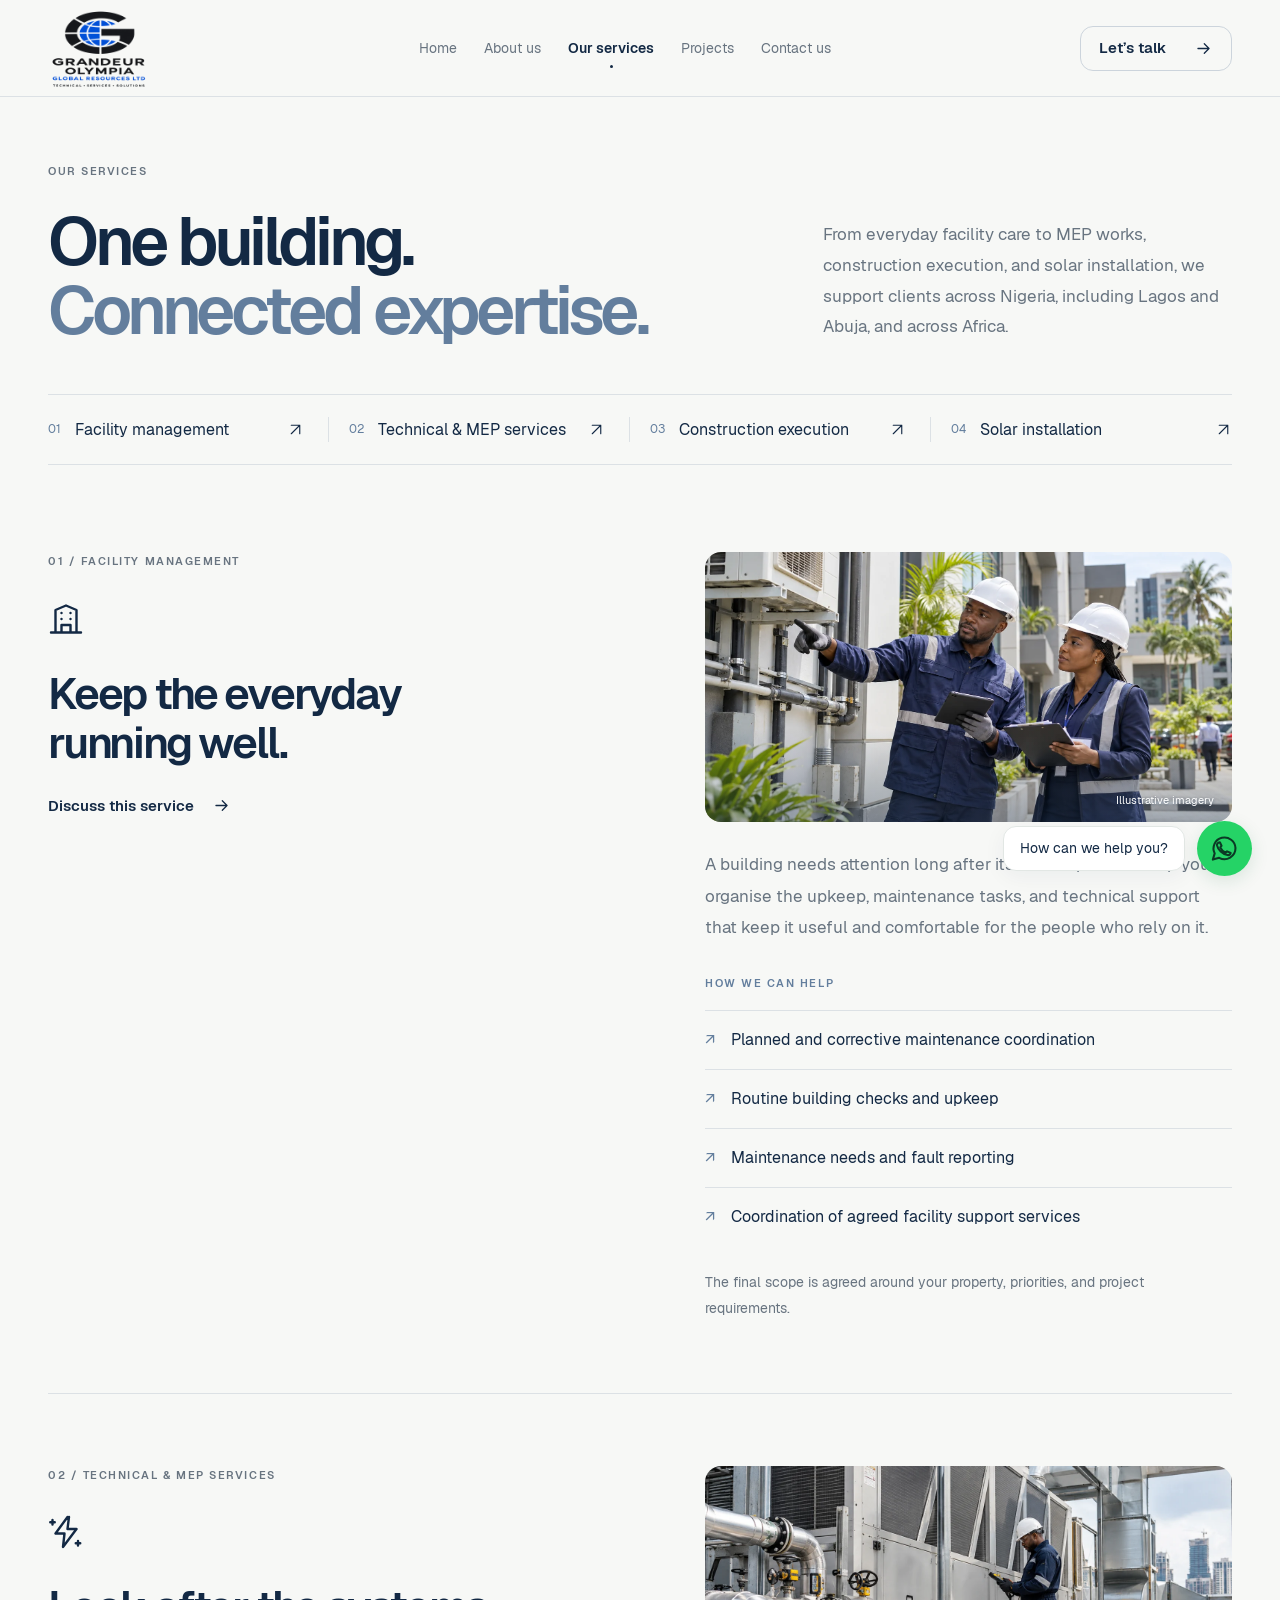
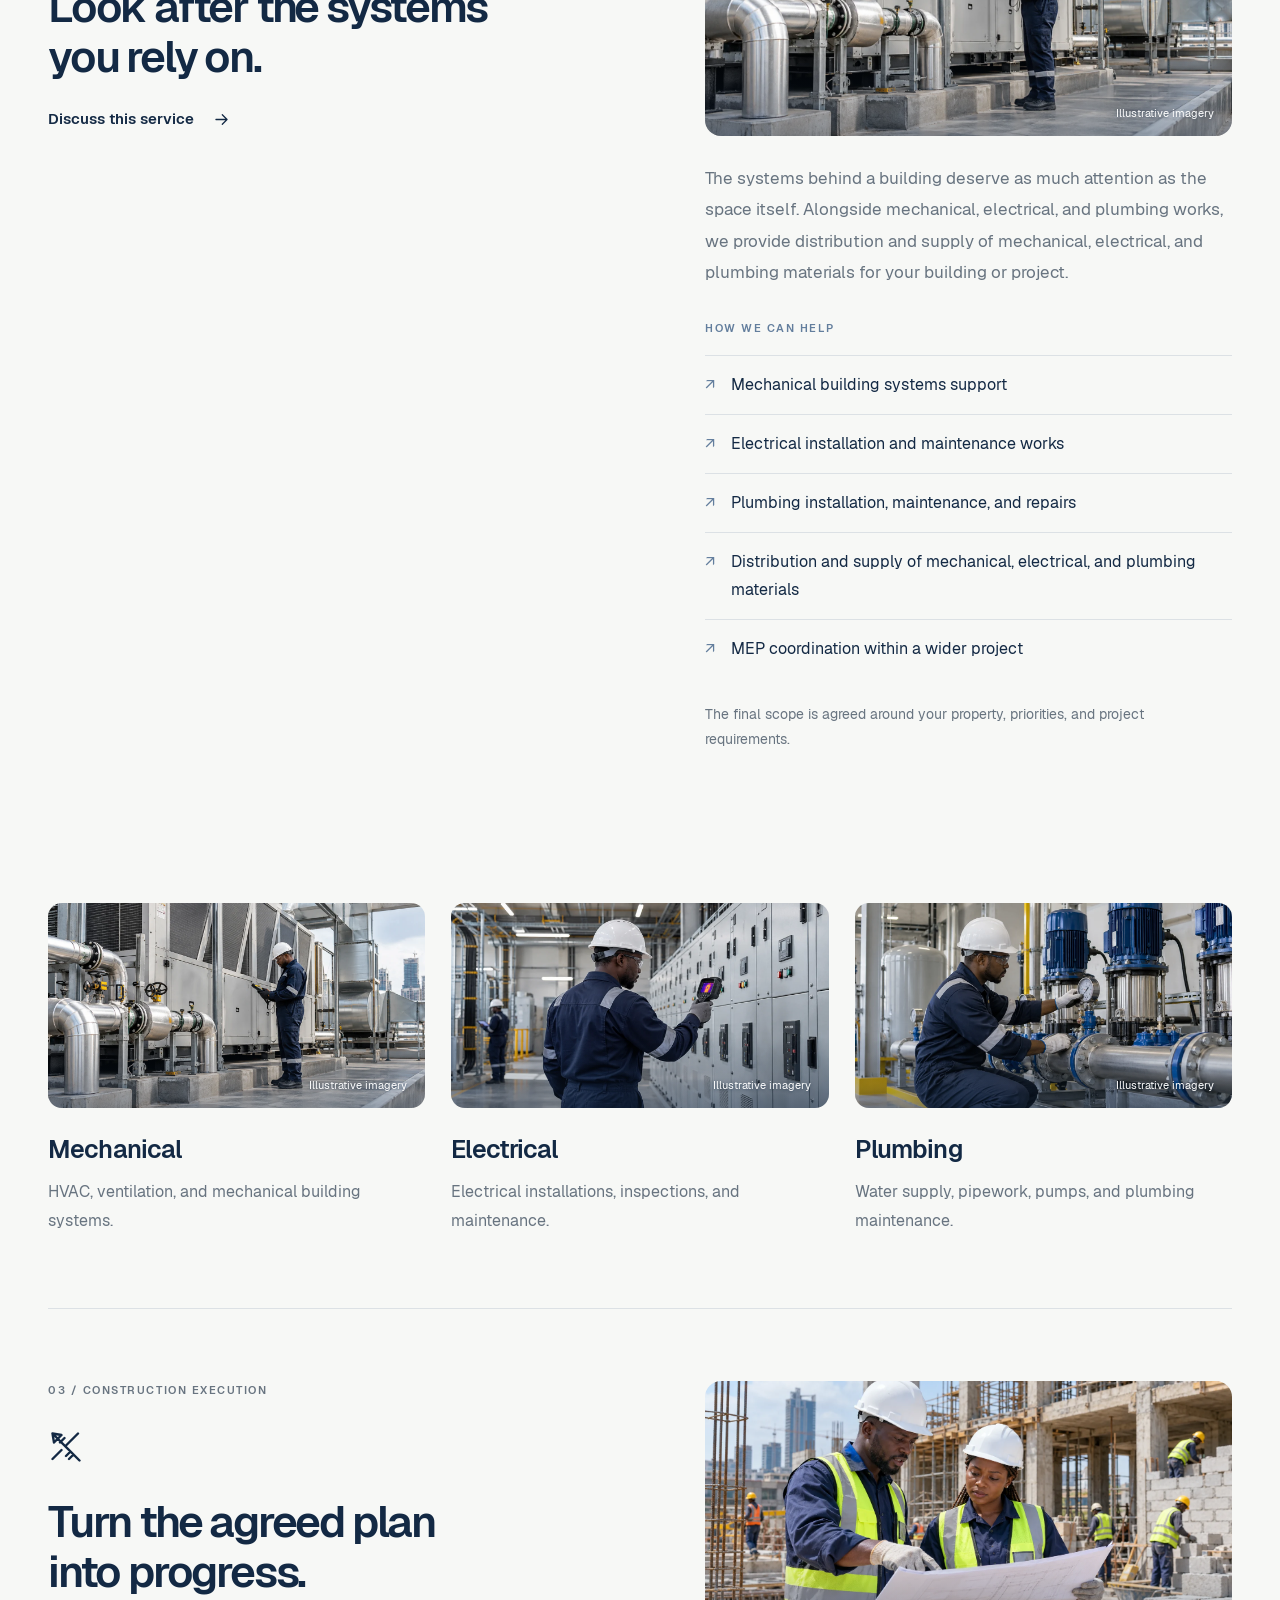
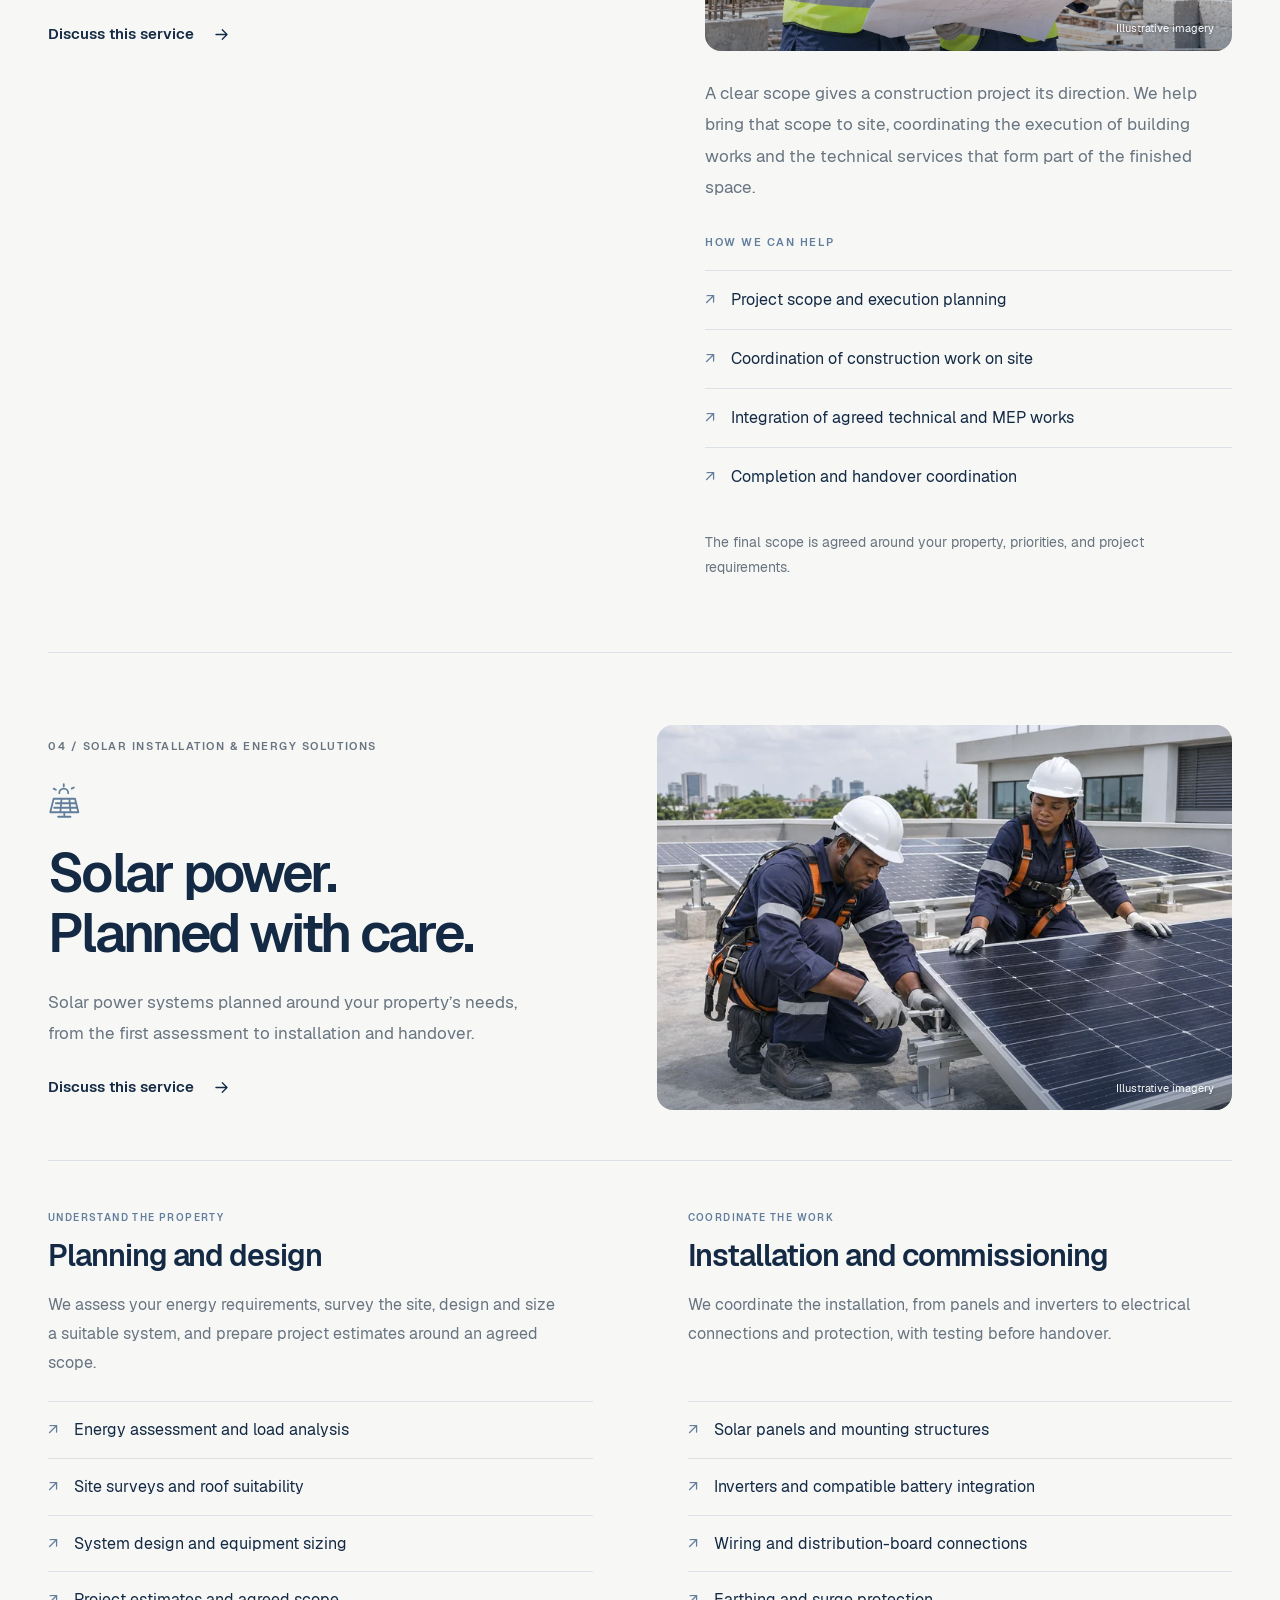
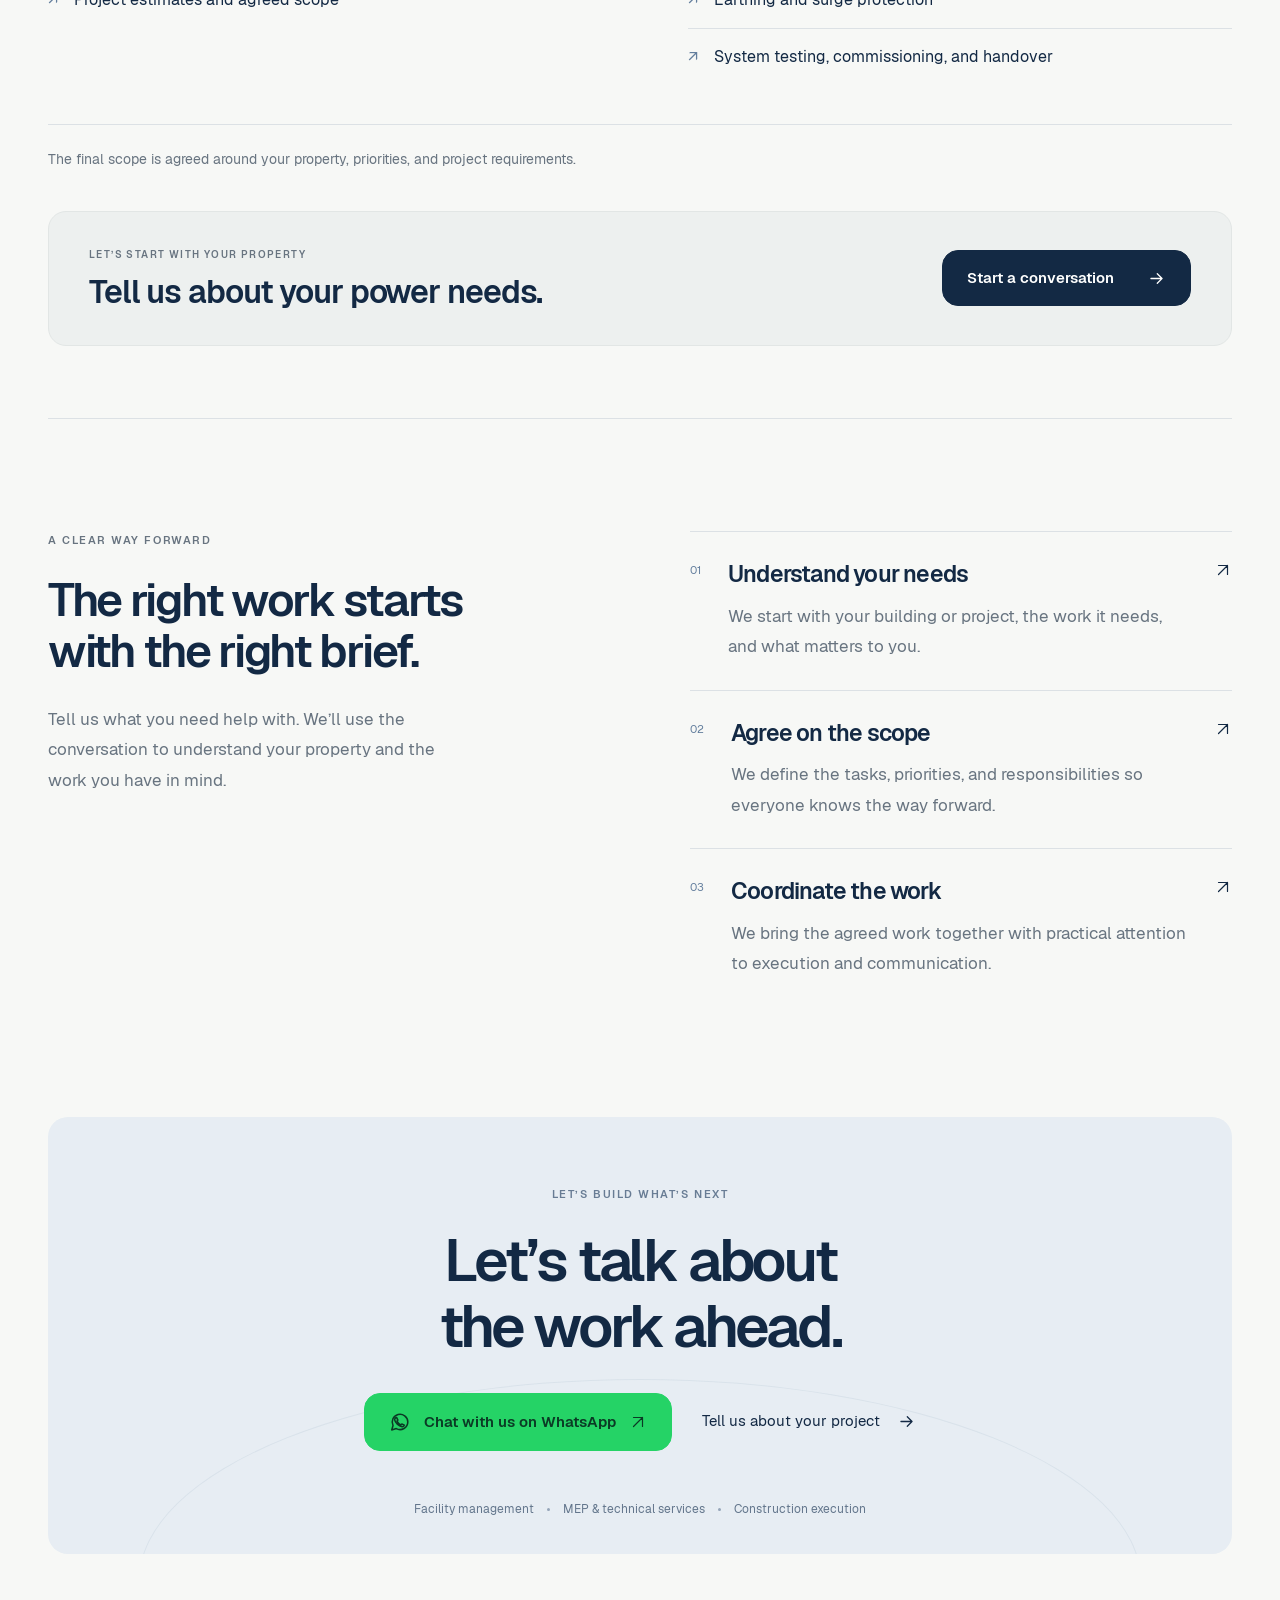
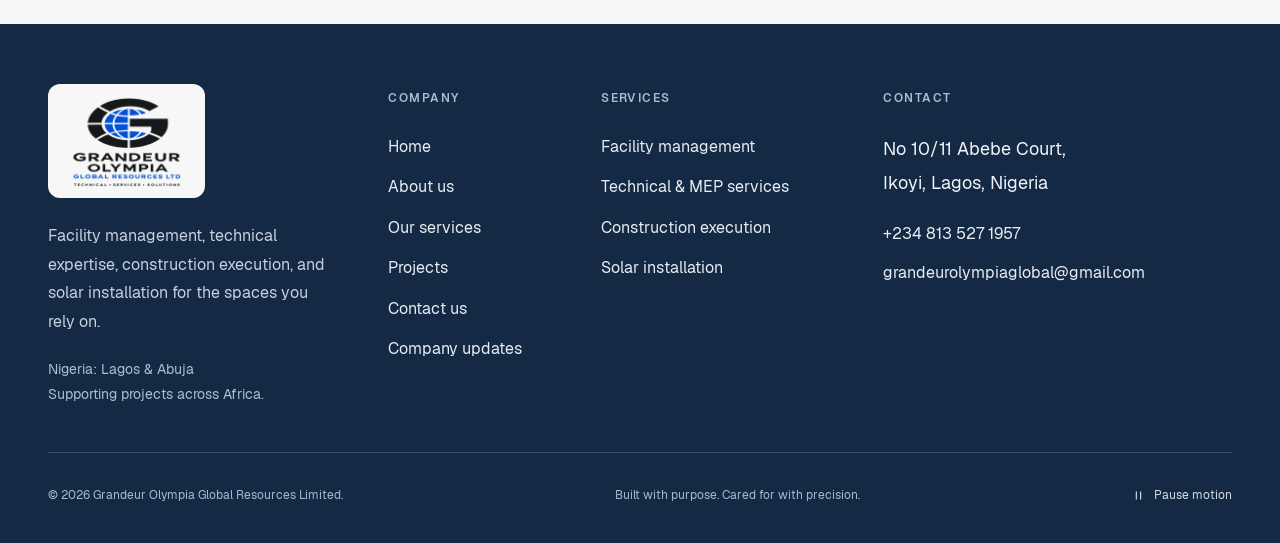
<file: services.html>
<!doctype html>
<html lang="en"><head><meta charset="utf-8"><meta name="viewport" content="width=device-width, initial-scale=1"><meta name="theme-color" content="#132944"><meta name="robots" content="index,follow"><title>Facility Management, MEP, Construction &amp; Solar | Grandeur Olympia</title><meta name="description" content="Explore Grandeur Olympia’s facility management, MEP, construction execution, and solar installation services, including planning, design, and commissioning.">
<link rel="canonical" href="https://www.grandeurolympiaglobal.com/services">
<meta property="og:type" content="website">
<meta property="og:site_name" content="Grandeur Olympia">
<meta property="og:title" content="Facility Management, MEP, Construction &amp; Solar | Grandeur Olympia">
<meta property="og:description" content="Explore Grandeur Olympia’s facility management, MEP, construction execution, and solar installation services, including planning, design, and commissioning.">
<meta property="og:url" content="https://www.grandeurolympiaglobal.com/services">
<meta property="og:locale" content="en_NG">
<meta property="og:image" content="https://www.grandeurolympiaglobal.com/assets/grandeur-olympia-logo-refined.png">
<meta property="og:image:secure_url" content="https://www.grandeurolympiaglobal.com/assets/grandeur-olympia-logo-refined.png">
<meta property="og:image:type" content="image/png">
<meta property="og:image:width" content="1374">
<meta property="og:image:height" content="1145">
<meta property="og:image:alt" content="Grandeur Olympia Global Resources Limited logo">
<meta name="twitter:card" content="summary">
<meta name="twitter:title" content="Facility Management, MEP, Construction &amp; Solar | Grandeur Olympia">
<meta name="twitter:description" content="Explore Grandeur Olympia’s facility management, MEP, construction execution, and solar installation services, including planning, design, and commissioning.">
<meta name="twitter:image" content="https://www.grandeurolympiaglobal.com/assets/grandeur-olympia-logo-refined.png">
<meta name="twitter:image:alt" content="Grandeur Olympia Global Resources Limited logo">
<link rel="icon" href="./assets/favicon-64.png" type="image/png"><link rel="preload" href="./assets/Geist-Regular.ttf" as="font" type="font/ttf" crossorigin><link rel="stylesheet" href="./styles.css?v=20261023-logo"><link rel="stylesheet" href="./quiet.css?v=20261110-solar"><script type="application/ld+json">
{
  "@context": "https://schema.org",
  "@graph": [
    {
      "@type": "LocalBusiness",
      "@id": "https://www.grandeurolympiaglobal.com/#organization",
      "name": "Grandeur Olympia Global Resources Limited",
      "legalName": "Grandeur Olympia Global Resources Limited",
      "alternateName": [
        "Grandeur Olympia",
        "Grandeur Olympia Global"
      ],
      "url": "https://www.grandeurolympiaglobal.com/",
      "logo": {
        "@type": "ImageObject",
        "url": "https://www.grandeurolympiaglobal.com/assets/grandeur-olympia-logo-refined.png",
        "width": 1374,
        "height": 1145
      },
      "image": "https://www.grandeurolympiaglobal.com/assets/grandeur-olympia-logo-refined.png",
      "foundingDate": "2024",
      "description": "Facility management, mechanical, electrical and plumbing services, construction project execution, and solar installation across Nigeria and Africa.",
      "email": "grandeurolympiaglobal@gmail.com",
      "telephone": "+2348135271957",
      "areaServed": [
        {
          "@type": "Country",
          "name": "Nigeria"
        },
        {
          "@type": "City",
          "name": "Lagos"
        },
        {
          "@type": "City",
          "name": "Abuja"
        },
        {
          "@type": "Place",
          "name": "Africa"
        }
      ],
      "address": {
        "@type": "PostalAddress",
        "streetAddress": "No 10/11 Abebe Court, Ikoyi",
        "addressLocality": "Lagos",
        "addressRegion": "Lagos",
        "addressCountry": "NG"
      },
      "contactPoint": {
        "@type": "ContactPoint",
        "telephone": "+2348135271957",
        "contactType": "customer service",
        "email": "grandeurolympiaglobal@gmail.com",
        "availableLanguage": "English"
      },
      "hasOfferCatalog": {
        "@id": "https://www.grandeurolympiaglobal.com/services#service-catalog"
      }
    },
    {
      "@type": "WebSite",
      "@id": "https://www.grandeurolympiaglobal.com/#website",
      "url": "https://www.grandeurolympiaglobal.com/",
      "name": "Grandeur Olympia",
      "alternateName": [
        "Grandeur Olympia Global",
        "Grandeur Olympia Global Resources Limited"
      ],
      "publisher": {
        "@id": "https://www.grandeurolympiaglobal.com/#organization"
      },
      "inLanguage": "en-NG"
    },
    {
      "@type": "CollectionPage",
      "@id": "https://www.grandeurolympiaglobal.com/services#webpage",
      "url": "https://www.grandeurolympiaglobal.com/services",
      "name": "Facility Management, MEP, Construction & Solar | Grandeur Olympia",
      "description": "Explore Grandeur Olympia’s facility management, MEP, construction execution, and solar installation services, including planning, design, and commissioning.",
      "isPartOf": {
        "@id": "https://www.grandeurolympiaglobal.com/#website"
      },
      "about": {
        "@id": "https://www.grandeurolympiaglobal.com/#organization"
      },
      "publisher": {
        "@id": "https://www.grandeurolympiaglobal.com/#organization"
      },
      "inLanguage": "en-NG",
      "primaryImageOfPage": {
        "@type": "ImageObject",
        "url": "https://www.grandeurolympiaglobal.com/assets/grandeur-olympia-logo-refined.png"
      },
      "mainEntity": {
        "@id": "https://www.grandeurolympiaglobal.com/services#service-catalog"
      },
      "breadcrumb": {
        "@id": "https://www.grandeurolympiaglobal.com/services#breadcrumb"
      }
    },
    {
      "@type": "BreadcrumbList",
      "@id": "https://www.grandeurolympiaglobal.com/services#breadcrumb",
      "itemListElement": [
        {
          "@type": "ListItem",
          "position": 1,
          "name": "Home",
          "item": "https://www.grandeurolympiaglobal.com/"
        },
        {
          "@type": "ListItem",
          "position": 2,
          "name": "Our services",
          "item": "https://www.grandeurolympiaglobal.com/services"
        }
      ]
    },
    {
      "@type": "OfferCatalog",
      "@id": "https://www.grandeurolympiaglobal.com/services#service-catalog",
      "name": "Grandeur Olympia services",
      "itemListElement": [
        {
          "@type": "Offer",
          "itemOffered": {
            "@type": "Service",
            "@id": "https://www.grandeurolympiaglobal.com/services#facility-management",
            "name": "Facility management",
            "serviceType": "Facility management",
            "description": "Building care, planned maintenance, and practical support for the day-to-day operation of your property.",
            "url": "https://www.grandeurolympiaglobal.com/services#facility-management",
            "provider": {
              "@id": "https://www.grandeurolympiaglobal.com/#organization"
            },
            "areaServed": [
              {
                "@type": "Country",
                "name": "Nigeria"
              },
              {
                "@type": "City",
                "name": "Lagos"
              },
              {
                "@type": "City",
                "name": "Abuja"
              },
              {
                "@type": "Place",
                "name": "Africa"
              }
            ]
          }
        },
        {
          "@type": "Offer",
          "itemOffered": {
            "@type": "Service",
            "@id": "https://www.grandeurolympiaglobal.com/services#mep",
            "name": "Technical & MEP services",
            "serviceType": "Technical & MEP services",
            "description": "Mechanical, electrical, and plumbing works, together with the distribution and supply of mechanical, electrical, and plumbing materials.",
            "url": "https://www.grandeurolympiaglobal.com/services#mep",
            "provider": {
              "@id": "https://www.grandeurolympiaglobal.com/#organization"
            },
            "areaServed": [
              {
                "@type": "Country",
                "name": "Nigeria"
              },
              {
                "@type": "City",
                "name": "Lagos"
              },
              {
                "@type": "City",
                "name": "Abuja"
              },
              {
                "@type": "Place",
                "name": "Africa"
              }
            ]
          }
        },
        {
          "@type": "Offer",
          "itemOffered": {
            "@type": "Service",
            "@id": "https://www.grandeurolympiaglobal.com/services#construction",
            "name": "Construction execution",
            "serviceType": "Construction execution",
            "description": "Construction project execution, site coordination, and a practical focus on the work that needs to be delivered.",
            "url": "https://www.grandeurolympiaglobal.com/services#construction",
            "provider": {
              "@id": "https://www.grandeurolympiaglobal.com/#organization"
            },
            "areaServed": [
              {
                "@type": "Country",
                "name": "Nigeria"
              },
              {
                "@type": "City",
                "name": "Lagos"
              },
              {
                "@type": "City",
                "name": "Abuja"
              },
              {
                "@type": "Place",
                "name": "Africa"
              }
            ]
          }
        },
        {
          "@type": "Offer",
          "itemOffered": {
            "@type": "Service",
            "@id": "https://www.grandeurolympiaglobal.com/services#solar-installation",
            "name": "Solar installation & energy solutions",
            "serviceType": "Solar photovoltaic system installation",
            "description": "Energy assessments, site surveys, system design and sizing, project estimates, solar installation, compatible battery integration, testing, commissioning, and handover.",
            "url": "https://www.grandeurolympiaglobal.com/services#solar-installation",
            "image": "https://www.grandeurolympiaglobal.com/assets/solar-installation-engineers.webp",
            "provider": {
              "@id": "https://www.grandeurolympiaglobal.com/#organization"
            },
            "areaServed": [
              {
                "@type": "Country",
                "name": "Nigeria"
              },
              {
                "@type": "City",
                "name": "Lagos"
              },
              {
                "@type": "City",
                "name": "Abuja"
              },
              {
                "@type": "Place",
                "name": "Africa"
              }
            ]
          }
        }
      ]
    }
  ]
}
</script><script defer src="./quiet.js?v=20261027-direct-contact"></script></head><body id="top" class="quiet-theme" data-concept="01" data-page="services"><a class="skip" href="#main">Skip to content</a><header class="site-header quiet-header"><div class="wrap nav-row"><a class="brand" href="./index.html" aria-label="Grandeur Olympia home"><img class="brand-logo" src="./assets/grandeur-olympia-logo-refined.webp" width="1374" height="1145" alt="Grandeur Olympia Global Resources Limited" decoding="async"></a><nav class="desktop-nav quiet-main-nav" aria-label="Main navigation"><a href="./index.html" >Home</a><a href="./about.html" >About us</a><a href="./services.html" aria-current="page">Our services</a><a href="./projects.html">Projects</a><a href="./contact.html" >Contact us</a></nav><div class="quiet-nav-actions"><a class="button nav-button" href="./contact.html">Let’s talk <svg viewBox="0 0 24 24" fill="none" aria-hidden="true"><path d="M5 12h14M13 6l6 6-6 6"/></svg></a><button class="quiet-menu-toggle" type="button" aria-controls="quiet-mobile-nav" aria-expanded="false" aria-label="Open navigation" hidden><svg viewBox="0 0 24 24" fill="none" aria-hidden="true"><path d="M4 8h16M4 16h16"/></svg></button></div></div><nav class="quiet-mobile-nav wrap" id="quiet-mobile-nav" aria-label="Mobile navigation" hidden><a href="./index.html" >Home</a><a href="./about.html" >About us</a><a href="./services.html" aria-current="page">Our services</a><a href="./projects.html">Projects</a><a href="./contact.html" >Contact us</a></nav></header><main id="main"><section class="quiet-page-intro wrap"><span class="eyebrow quiet-reveal">OUR SERVICES</span><div><h1 class="quiet-reveal">One building.<br><span>Connected expertise.</span></h1><p class="quiet-reveal">From everyday facility care to MEP works, construction execution, and solar installation, we support clients across Nigeria, including Lagos and Abuja, and across Africa.</p></div></section><nav class="quiet-service-jump wrap quiet-reveal" aria-label="Explore services"><a href="#facility-management"><span>01</span>Facility management<svg viewBox="0 0 24 24" fill="none" aria-hidden="true"><path d="M6 18 18 6M6 6h12v12"/></svg></a><a href="#mep"><span>02</span>Technical & MEP services<svg viewBox="0 0 24 24" fill="none" aria-hidden="true"><path d="M6 18 18 6M6 6h12v12"/></svg></a><a href="#construction"><span>03</span>Construction execution<svg viewBox="0 0 24 24" fill="none" aria-hidden="true"><path d="M6 18 18 6M6 6h12v12"/></svg></a><a href="#solar-installation"><span>04</span>Solar installation<svg viewBox="0 0 24 24" fill="none" aria-hidden="true"><path d="M6 18 18 6M6 6h12v12"/></svg></a></nav><div class="wrap quiet-service-details"><section class="quiet-service-detail quiet-reveal" id="facility-management" aria-labelledby="title-facility-management"><div class="quiet-service-heading"><span class="eyebrow">01 / FACILITY MANAGEMENT</span><svg viewBox="0 0 24 24" fill="none" aria-hidden="true"><path d="M5 21V6l7-3 7 3v15M2 21h20M9 21v-5h6v5M9 8h.01M15 8h.01M9 12h.01M15 12h.01"/></svg><h2 id="title-facility-management">Keep the everyday running well.</h2><a class="text-link" href="./contact.html?service=facility-management#enquiry">Discuss this service <svg viewBox="0 0 24 24" fill="none" aria-hidden="true"><path d="M5 12h14M13 6l6 6-6 6"/></svg></a></div><div class="quiet-service-body"><figure class="quiet-service-photo"><img src="./assets/facility-management-care.webp" alt="Illustrative facility team inspecting building services at a commercial property" width="1536" height="1024" loading="eager" decoding="async"><figcaption>Illustrative imagery</figcaption></figure><p>A building needs attention long after its doors open. We help you organise the upkeep, maintenance tasks, and technical support that keep it useful and comfortable for the people who rely on it.</p><span class="eyebrow">HOW WE CAN HELP</span><ul><li><span aria-hidden="true">↗</span>Planned and corrective maintenance coordination</li><li><span aria-hidden="true">↗</span>Routine building checks and upkeep</li><li><span aria-hidden="true">↗</span>Maintenance needs and fault reporting</li><li><span aria-hidden="true">↗</span>Coordination of agreed facility support services</li></ul><p class="quiet-scope-note">The final scope is agreed around your property, priorities, and project requirements.</p></div></section><section class="quiet-service-detail quiet-reveal" id="mep" aria-labelledby="title-mep"><div class="quiet-service-heading"><span class="eyebrow">02 / TECHNICAL & MEP SERVICES</span><svg viewBox="0 0 24 24" fill="none" aria-hidden="true"><path d="M13 2 5 13h6l-1 9 9-12h-6l1-8M3 4v3M1.5 5.5h3M20 18v3M18.5 19.5h3"/></svg><h2 id="title-mep">Look after the systems you rely on.</h2><a class="text-link" href="./contact.html?service=mep#enquiry">Discuss this service <svg viewBox="0 0 24 24" fill="none" aria-hidden="true"><path d="M5 12h14M13 6l6 6-6 6"/></svg></a></div><div class="quiet-service-body"><figure class="quiet-service-photo"><img src="./assets/mep-mechanical.webp" alt="Illustrative mechanical technician inspecting a commercial HVAC system" width="2172" height="724" loading="lazy" decoding="async"><figcaption>Illustrative imagery</figcaption></figure><p>The systems behind a building deserve as much attention as the space itself. Alongside mechanical, electrical, and plumbing works, we provide distribution and supply of mechanical, electrical, and plumbing materials for your building or project.</p><span class="eyebrow">HOW WE CAN HELP</span><ul><li><span aria-hidden="true">↗</span>Mechanical building systems support</li><li><span aria-hidden="true">↗</span>Electrical installation and maintenance works</li><li><span aria-hidden="true">↗</span>Plumbing installation, maintenance, and repairs</li><li><span aria-hidden="true">↗</span>Distribution and supply of mechanical, electrical, and plumbing materials</li><li><span aria-hidden="true">↗</span>MEP coordination within a wider project</li></ul><p class="quiet-scope-note">The final scope is agreed around your property, priorities, and project requirements.</p></div><div class="quiet-mep-disciplines"><article><figure><img src="./assets/mep-mechanical.webp" width="2172" height="724" alt="Illustrative technician inspecting a commercial HVAC chiller" loading="lazy" decoding="async"><figcaption>Illustrative imagery</figcaption></figure><h3>Mechanical</h3><p>HVAC, ventilation, and mechanical building systems.</p></article><article><figure><img src="./assets/mep-electrical.webp" width="2172" height="724" alt="Illustrative engineer inspecting closed electrical distribution cabinets" loading="lazy" decoding="async"><figcaption>Illustrative imagery</figcaption></figure><h3>Electrical</h3><p>Electrical installations, inspections, and maintenance.</p></article><article><figure><img src="./assets/mep-plumbing.webp" width="2172" height="724" alt="Illustrative plumbing technician inspecting a water booster pump system" loading="lazy" decoding="async"><figcaption>Illustrative imagery</figcaption></figure><h3>Plumbing</h3><p>Water supply, pipework, pumps, and plumbing maintenance.</p></article></div></section><section class="quiet-service-detail quiet-reveal" id="construction" aria-labelledby="title-construction"><div class="quiet-service-heading"><span class="eyebrow">03 / CONSTRUCTION EXECUTION</span><svg viewBox="0 0 24 24" fill="none" aria-hidden="true"><path d="m3 20 6-6M12 11l8-8M3 3l18 18M3 3l1 6 5-5-6-1M15 15l-3 3M17 17l-3 3M8 9l3-3"/></svg><h2 id="title-construction">Turn the agreed plan into progress.</h2><a class="text-link" href="./contact.html?service=construction#enquiry">Discuss this service <svg viewBox="0 0 24 24" fill="none" aria-hidden="true"><path d="M5 12h14M13 6l6 6-6 6"/></svg></a></div><div class="quiet-service-body"><figure class="quiet-service-photo"><img src="./assets/construction-execution-team.webp" alt="Illustrative site professionals reviewing construction drawings at a building site" width="1536" height="1024" loading="lazy" decoding="async"><figcaption>Illustrative imagery</figcaption></figure><p>A clear scope gives a construction project its direction. We help bring that scope to site, coordinating the execution of building works and the technical services that form part of the finished space.</p><span class="eyebrow">HOW WE CAN HELP</span><ul><li><span aria-hidden="true">↗</span>Project scope and execution planning</li><li><span aria-hidden="true">↗</span>Coordination of construction work on site</li><li><span aria-hidden="true">↗</span>Integration of agreed technical and MEP works</li><li><span aria-hidden="true">↗</span>Completion and handover coordination</li></ul><p class="quiet-scope-note">The final scope is agreed around your property, priorities, and project requirements.</p></div></section><section class="solar-service-detail quiet-reveal" id="solar-installation" aria-labelledby="title-solar-installation">
<div class="solar-detail-hero" aria-labelledby="title-solar-installation"><div class="solar-detail-heading"><span class="eyebrow">04 / SOLAR INSTALLATION &amp; ENERGY SOLUTIONS</span><div class="solar-detail-icon"><svg viewBox="0 0 32 32" fill="none" aria-hidden="true"><path d="m5 14-3 12h25l-3-12H5ZM7 18h18M5.5 22h20M12 14l-1 12M19 14l1 12M14.5 26v4M9 30h11M18 9a4 4 0 1 0-8 0M14 1v2M5 5l2 1M21 5l2-1"/></svg></div><h2 id="title-solar-installation">Solar power.<br>Planned with care.</h2><p>Solar power systems planned around your property’s needs, from the first assessment to installation and handover.</p><a class="text-link" href="./contact.html?service=solar-installation#enquiry">Discuss this service <svg viewBox="0 0 24 24" fill="none" aria-hidden="true"><path d="M5 12h14M13 6l6 6-6 6"/></svg></a></div><figure class="quiet-service-photo solar-detail-image"><img src="./assets/solar-installation-engineers.webp" srcset="./assets/solar-installation-engineers-768.webp 768w, ./assets/solar-installation-engineers.webp 1536w" sizes="(max-width: 760px) calc(100vw - 40px), (max-width: 1376px) calc((100vw - 96px) / 2), 640px" width="1536" height="1024" alt="Illustrative engineers in navy workwear and white helmets installing rooftop solar panels" loading="lazy" decoding="async"><figcaption>Illustrative imagery</figcaption></figure></div>
<div class="solar-scope-grid"><section class="solar-scope"><span class="eyebrow">UNDERSTAND THE PROPERTY</span><h3>Planning and design</h3><p>We assess your energy requirements, survey the site, design and size a suitable system, and prepare project estimates around an agreed scope.</p><ul><li><span aria-hidden="true">↗</span>Energy assessment and load analysis</li><li><span aria-hidden="true">↗</span>Site surveys and roof suitability</li><li><span aria-hidden="true">↗</span>System design and equipment sizing</li><li><span aria-hidden="true">↗</span>Project estimates and agreed scope</li></ul></section><section class="solar-scope"><span class="eyebrow">COORDINATE THE WORK</span><h3>Installation and commissioning</h3><p>We coordinate the installation, from panels and inverters to electrical connections and protection, with testing before handover.</p><ul><li><span aria-hidden="true">↗</span>Solar panels and mounting structures</li><li><span aria-hidden="true">↗</span>Inverters and compatible battery integration</li><li><span aria-hidden="true">↗</span>Wiring and distribution-board connections</li><li><span aria-hidden="true">↗</span>Earthing and surge protection</li><li><span aria-hidden="true">↗</span>System testing, commissioning, and handover</li></ul></section></div>
<p class="solar-scope-note">The final scope is agreed around your property, priorities, and project requirements.</p><section class="solar-next"><div><span class="eyebrow">LET’S START WITH YOUR PROPERTY</span><h3>Tell us about your power needs.</h3></div><a class="button" href="./contact.html?service=solar-installation#enquiry">Start a conversation <svg viewBox="0 0 24 24" fill="none" aria-hidden="true"><path d="M5 12h14M13 6l6 6-6 6"/></svg></a></section></section></div><section class="approach-one section wrap"><div class="approach-intro quiet-reveal"><span class="eyebrow">A CLEAR WAY FORWARD</span><h2>The right work starts<br>with the right brief.</h2><p>Tell us what you need help with. We’ll use the conversation to understand your property and the work you have in mind.</p></div><div class="process-list"><article class="process-step quiet-reveal"><span>01</span><div><h3>Understand your needs</h3><p>We start with your building or project, the work it needs, and what matters to you.</p></div><svg viewBox="0 0 24 24" fill="none" aria-hidden="true"><path d="M6 18 18 6M6 6h12v12"/></svg></article><article class="process-step quiet-reveal"><span>02</span><div><h3>Agree on the scope</h3><p>We define the tasks, priorities, and responsibilities so everyone knows the way forward.</p></div><svg viewBox="0 0 24 24" fill="none" aria-hidden="true"><path d="M6 18 18 6M6 6h12v12"/></svg></article><article class="process-step quiet-reveal"><span>03</span><div><h3>Coordinate the work</h3><p>We bring the agreed work together with practical attention to execution and communication.</p></div><svg viewBox="0 0 24 24" fill="none" aria-hidden="true"><path d="M6 18 18 6M6 6h12v12"/></svg></article></div></section><section class="contact-section wrap quiet-reveal"><div class="contact-panel"><span class="eyebrow">LET’S BUILD WHAT’S NEXT</span><h2>Let’s talk about<br>the work ahead.</h2><div class="contact-actions"><a class="button quiet-whatsapp-button" href="https://wa.me/2348135271957?text=Hello%20Grandeur%20Olympia%2C%20I%E2%80%99d%20like%20to%20discuss%20a%20building%20or%20project." target="_blank" rel="noopener"><svg viewBox="0 0 24 24" fill="none" aria-hidden="true"><path d="M20.5 11.7a8.5 8.5 0 0 1-12.6 7.5L3 20.6l1.4-4.8a8.5 8.5 0 1 1 16.1-4.1Z"/><path d="m8.4 7.2 1.3 2.7-1 1.2a8.5 8.5 0 0 0 4.2 4.1l1.1-1 2.8 1.2c-.4 1.3-1.4 1.9-2.5 1.7-3.9-.7-7.4-4.2-8.1-7.5-.2-1.1.6-2.2 2.2-2.4Z"/></svg>Chat with us on WhatsApp <svg viewBox="0 0 24 24" fill="none" aria-hidden="true"><path d="M6 18 18 6M6 6h12v12"/></svg></a><a class="contact-email" href="./contact.html">Tell us about your project <svg viewBox="0 0 24 24" fill="none" aria-hidden="true"><path d="M5 12h14M13 6l6 6-6 6"/></svg></a></div><div class="contact-fine"><span>Facility management</span><i></i><span>MEP & technical services</span><i></i><span>Construction execution</span></div></div></section></main><footer class="quiet-footer"><div class="wrap"><div class="quiet-footer-grid"><div class="quiet-footer-brand"><a class="brand" href="./index.html" aria-label="Grandeur Olympia home"><img class="brand-logo" src="./assets/grandeur-olympia-logo-refined.webp" width="1374" height="1145" alt="Grandeur Olympia Global Resources Limited" decoding="async" loading="lazy"></a><p>Facility management, technical expertise, construction execution, and solar installation for the spaces you rely on.</p><span class="quiet-footer-area">Nigeria: Lagos & Abuja<br>Supporting projects across Africa.</span></div><nav class="quiet-footer-column" aria-label="Footer navigation"><h2>Company</h2><a href="./index.html" >Home</a><a href="./about.html" >About us</a><a href="./services.html" >Our services</a><a href="./projects.html">Projects</a><a href="./contact.html" >Contact us</a><a href="mailto:grandeurolympiaglobal@gmail.com?subject=Email%20updates" data-newsletter-open>Company updates</a></nav><nav class="quiet-footer-column" aria-label="Footer services"><h2>Services</h2><a href="./services.html#facility-management">Facility management</a><a href="./services.html#mep">Technical & MEP services</a><a href="./services.html#construction">Construction execution</a><a href="./services.html#solar-installation">Solar installation</a></nav><div class="quiet-footer-column quiet-footer-contact"><h2>Contact</h2><address class="quiet-office-address"><span>No 10/11 Abebe Court,</span><span>Ikoyi, Lagos, Nigeria</span></address><a href="tel:+2348135271957">+234 813 527 1957</a><a href="mailto:grandeurolympiaglobal@gmail.com">grandeurolympiaglobal@gmail.com</a></div></div><div class="quiet-footer-bottom"><span>© 2026 Grandeur Olympia Global Resources Limited.</span><span>Built with purpose. Cared for with precision.</span><button type="button" class="quiet-motion-toggle" data-motion-toggle aria-pressed="false"><svg viewBox="0 0 18 18" fill="none" aria-hidden="true"><path d="M6 4v10M12 4v10"/></svg><span>Pause motion</span></button></div></div></footer><aside class="quiet-help" aria-label="WhatsApp help"><section class="quiet-help-panel" id="quiet-help-panel" aria-labelledby="help-title" hidden><div class="quiet-help-head"><span><svg viewBox="0 0 24 24" fill="none" aria-hidden="true"><path d="M20.5 11.7a8.5 8.5 0 0 1-12.6 7.5L3 20.6l1.4-4.8a8.5 8.5 0 1 1 16.1-4.1Z"/><path d="m8.4 7.2 1.3 2.7-1 1.2a8.5 8.5 0 0 0 4.2 4.1l1.1-1 2.8 1.2c-.4 1.3-1.4 1.9-2.5 1.7-3.9-.7-7.4-4.2-8.1-7.5-.2-1.1.6-2.2 2.2-2.4Z"/></svg> GRANDEUR OLYMPIA</span><button type="button" aria-label="Close WhatsApp help" data-help-close><svg viewBox="0 0 24 24" fill="none" aria-hidden="true"><path d="m6 6 12 12M6 18 18 6"/></svg></button></div><div class="quiet-help-body"><span class="eyebrow">LET’S START WITH YOUR NEEDS</span><h2 id="help-title">How can we help you?</h2><p>Choose a topic to start a conversation with us on WhatsApp.</p><div class="quiet-help-options"><a href="https://wa.me/2348135271957?text=Hello%20Grandeur%20Olympia%2C%20I%E2%80%99d%20like%20help%20with%20facility%20management." target="_blank" rel="noopener">Facility management<svg viewBox="0 0 24 24" fill="none" aria-hidden="true"><path d="M5 12h14M13 6l6 6-6 6"/></svg></a><a href="https://wa.me/2348135271957?text=Hello%20Grandeur%20Olympia%2C%20I%E2%80%99d%20like%20help%20with%20technical%20%26%20mep%20services." target="_blank" rel="noopener">Technical & MEP services<svg viewBox="0 0 24 24" fill="none" aria-hidden="true"><path d="M5 12h14M13 6l6 6-6 6"/></svg></a><a href="https://wa.me/2348135271957?text=Hello%20Grandeur%20Olympia%2C%20I%E2%80%99d%20like%20help%20with%20construction%20execution." target="_blank" rel="noopener">Construction execution<svg viewBox="0 0 24 24" fill="none" aria-hidden="true"><path d="M5 12h14M13 6l6 6-6 6"/></svg></a><a href="https://wa.me/2348135271957?text=Hello%20Grandeur%20Olympia%2C%20I%E2%80%99d%20like%20to%20discuss%20solar%20installation%20for%20my%20property." target="_blank" rel="noopener">Discuss solar installation <svg viewBox="0 0 24 24" fill="none" aria-hidden="true"><path d="M5 12h14M13 6l6 6-6 6"/></svg></a></div><a class="button quiet-whatsapp-button" href="https://wa.me/2348135271957?text=Hello%20Grandeur%20Olympia%2C%20I%20have%20a%20question%20about%20your%20services." target="_blank" rel="noopener">Start a WhatsApp chat <svg viewBox="0 0 24 24" fill="none" aria-hidden="true"><path d="M6 18 18 6M6 6h12v12"/></svg></a></div></section><button class="quiet-help-launcher" type="button" aria-controls="quiet-help-panel" aria-expanded="false" aria-label="How can we help you? Open WhatsApp contact options" data-help-toggle><span class="quiet-help-label">How can we help you?</span><span class="quiet-help-bubble"><svg viewBox="0 0 24 24" fill="none" aria-hidden="true"><path d="M20.5 11.7a8.5 8.5 0 0 1-12.6 7.5L3 20.6l1.4-4.8a8.5 8.5 0 1 1 16.1-4.1Z"/><path d="m8.4 7.2 1.3 2.7-1 1.2a8.5 8.5 0 0 0 4.2 4.1l1.1-1 2.8 1.2c-.4 1.3-1.4 1.9-2.5 1.7-3.9-.7-7.4-4.2-8.1-7.5-.2-1.1.6-2.2 2.2-2.4Z"/></svg></span></button></aside><dialog class="quiet-newsletter-dialog" id="newsletter-dialog" aria-labelledby="newsletter-title" aria-describedby="newsletter-description"><button type="button" class="quiet-dialog-close" aria-label="Close email updates prompt" data-newsletter-close><svg viewBox="0 0 24 24" fill="none" aria-hidden="true"><path d="m6 6 12 12M6 18 18 6"/></svg></button><div class="quiet-newsletter-symbol" aria-hidden="true"><svg viewBox="0 0 32 32" fill="none"><rect x="5" y="8" width="22" height="17" rx="3"/><path d="m6 10 10 8 10-8"/></svg></div><span class="eyebrow">A NOTE FROM GRANDEUR OLYMPIA</span><h2 id="newsletter-title" tabindex="-1">Better spaces.<br>A little more insight.</h2><p id="newsletter-description">Request company news and practical notes on caring for your building, delivered by email.</p><form data-newsletter-form action="mailto:grandeurolympiaglobal@gmail.com" method="get"><div class="quiet-field"><label for="newsletter-email">Email address</label><input id="newsletter-email" name="email" type="email" autocomplete="email" maxlength="254" required placeholder="you@company.com"></div><label class="quiet-consent"><input name="consent" type="checkbox" required><span>I’d like to receive Grandeur Olympia news and updates by email.</span></label><button class="button quiet-newsletter-submit" type="submit">Request email updates <svg viewBox="0 0 24 24" fill="none" aria-hidden="true"><path d="M5 12h14M13 6l6 6-6 6"/></svg></button><p class="quiet-form-hint">Opens your email app to send your subscription request.</p><p class="quiet-form-status" role="status" data-newsletter-status></p><a class="quiet-mail-fallback" href="mailto:grandeurolympiaglobal@gmail.com?subject=Newsletter%20subscription%20request" data-newsletter-fallback hidden>Open the prepared email again <svg viewBox="0 0 24 24" fill="none" aria-hidden="true"><path d="M5 12h14M13 6l6 6-6 6"/></svg></a></form><details class="quiet-email-note"><summary>How your email is used</summary><p>Your email and consent are included in the request you send to our company inbox. You can ask to stop receiving updates by replying to an email or contacting us at grandeurolympiaglobal@gmail.com.</p></details><button class="quiet-skip-updates" type="button" data-newsletter-close>Maybe later</button></dialog><noscript><style>.quiet-main-nav{display:flex!important;flex-wrap:wrap;gap:12px}.quiet-nav-actions{display:none}.quiet-header .nav-row{height:auto;min-height:90px;flex-wrap:wrap;padding-bottom:14px}</style></noscript></body></html>
</file>
<file: styles.css>
@font-face{font-family:Geist;src:url('./assets/Geist-Regular.ttf') format('truetype');font-weight:400;font-display:swap}
@font-face{font-family:Geist;src:url('./assets/Geist-SemiBold.ttf') format('truetype');font-weight:600;font-display:swap}
@font-face{font-family:Geist;src:url('./assets/Geist-Bold.ttf') format('truetype');font-weight:700;font-display:swap}
:root{--navy:#132944;--muted:#687480;--paper:#f7f8f6;--line:#dce1e5;--blue:#637e9d;--ease:cubic-bezier(.22,1,.36,1);font-family:Geist,Arial,sans-serif;color:var(--navy);background:var(--paper);font-synthesis:none}
*{box-sizing:border-box}html{scroll-behavior:smooth;scroll-padding-top:110px}body{margin:0;font-size:16px;line-height:1.5}a{color:inherit;text-decoration:none}button{font:inherit}a,button{-webkit-tap-highlight-color:transparent}a:focus-visible,button:focus-visible{outline:3px solid #9bb2cf;outline-offset:6px}button{cursor:pointer}p,h1,h2,h3,figure{margin:0}img{display:block;width:100%;height:100%;object-fit:cover}svg{stroke:currentColor;stroke-width:1.6;stroke-linecap:round;stroke-linejoin:round}.wrap{width:min(calc(100% - 96px),1280px);margin-inline:auto}.skip{position:fixed;top:-80px;background:var(--navy);color:white;padding:15px;z-index:100}.skip:focus{top:0}.eyebrow{display:block;font-size:10px;line-height:1.6;letter-spacing:.14em;font-weight:600;text-transform:uppercase}h1{font-size:clamp(48px,5.7vw,81px);font-weight:600;line-height:1.045;letter-spacing:-.062em}h2{font-size:clamp(35px,3.8vw,52px);font-weight:600;line-height:1.12;letter-spacing:-.05em}h3{font-weight:600;letter-spacing:-.035em}::selection{background:#d0dcec;color:#132944}.button{display:inline-flex;align-items:center;justify-content:center;gap:33px;min-height:56px;padding:17px 24px;border:1px solid var(--navy);border-radius:16px;background:var(--navy);color:white;font-size:13px;font-weight:600;line-height:1.2;transition:background .25s,box-shadow .3s,transform .35s var(--ease)}.button svg,.text-link svg,.contact-email svg{width:19px;height:19px;flex:0 0 auto;transition:transform .35s var(--ease)}.button:hover{background:#29476c;transform:translateY(-2px);box-shadow:0 8px 24px #13294416}.button:hover svg,.text-link:hover svg,.contact-email:hover svg{transform:translateX(3px)}.brand{display:flex;align-items:center;gap:12px;white-space:nowrap}.brand-mark{width:35px;height:39px;flex:0 0 auto}.brand>span{display:block;font-size:19px;font-weight:600;letter-spacing:-.055em;line-height:1.15}.brand-sub{display:block;font-size:7px;letter-spacing:.19em;font-weight:400;margin-top:5px}.site-header{background:#f7f8f6ee;backdrop-filter:blur(16px);position:sticky;top:0;z-index:20;border-bottom:1px solid var(--line)}.nav-row{height:96px;display:flex;align-items:center;justify-content:space-between;gap:30px}.desktop-nav{display:flex;gap:30px;color:var(--muted);font-size:12px}.desktop-nav a:hover{color:var(--navy)}.nav-button{background:transparent;color:var(--navy);border-color:#ccd4dc;min-height:44px;padding:12px 18px;border-radius:13px;gap:28px}.nav-button:hover{color:white}.section{padding-top:112px}.section-heading{display:grid;grid-template-columns:.65fr 1.7fr 1fr;align-items:end;gap:48px;margin-bottom:42px}.section-heading>.eyebrow{align-self:start;padding-top:9px;color:var(--muted)}.section-heading>p{font-size:14px;line-height:1.75;color:var(--muted);max-width:260px}.text-link{display:inline-flex;align-items:center;gap:18px;font-size:13px;font-weight:600}.reveal{opacity:0;transform:translateY(22px);transition:opacity .9s var(--ease) var(--delay,0ms),transform .9s var(--ease) var(--delay,0ms)}.reveal.visible{opacity:1;transform:none}
/* Direction 01 — quiet authority */
.hero-one{padding-top:65px}.hero-one-copy>.eyebrow{color:var(--muted);margin-bottom:25px}.hero-one h1>span{color:var(--blue)}.hero-one-bottom{display:flex;align-items:flex-end;justify-content:space-between;gap:40px;margin-top:28px;margin-bottom:45px}.hero-one-bottom>p{font-size:15px;color:var(--muted);max-width:520px;line-height:1.75}.hero-one-bottom .button{flex-shrink:0}.architectural-frame{height:450px;border-radius:18px;overflow:hidden;position:relative;background:#dde3e8}.architectural-frame img{object-position:center 52%}.architectural-frame:after{content:'';position:absolute;inset:50% 0 0;background:linear-gradient(transparent,#10213890)}.architectural-frame figcaption{position:absolute;bottom:26px;left:28px;right:28px;display:flex;justify-content:space-between;gap:20px;color:white;z-index:1;font-size:9px;letter-spacing:.13em}.architectural-frame figcaption>span:last-child{font-size:10px;letter-spacing:0;color:#e3e7ec}.image-stamp{position:absolute;top:26px;right:26px;display:flex;align-items:center;gap:13px;padding:13px 17px;background:#f7f8f6ed;backdrop-filter:blur(10px);border-radius:12px;font-size:27px;font-weight:600;letter-spacing:-.09em}.image-stamp>span{font-size:8px;font-weight:400;letter-spacing:.1em;line-height:1.6}.service-grid{display:grid;grid-template-columns:repeat(3,1fr);gap:19px}.service-card{border:1px solid var(--line);border-radius:17px;padding:28px;background:#fbfcfa}.service-card-top{display:flex;align-items:center;justify-content:space-between;margin-bottom:48px}.service-card-top svg{width:29px;height:29px}.service-card-top>span{font-size:10px;color:var(--muted)}.service-card h3{font-size:23px;line-height:1.2;max-width:240px}.service-card p{font-size:13px;line-height:1.8;color:var(--muted);margin-top:17px;max-width:300px}.service-tags{border-top:1px solid var(--line);padding-top:18px;margin-top:29px;font-size:9px;color:var(--muted);word-spacing:2px}.approach-one,.approach-three{display:grid;grid-template-columns:1fr 1fr;gap:130px}.approach-intro>.eyebrow{margin-bottom:25px;color:var(--muted)}.approach-intro>p{font-size:14px;line-height:1.8;color:var(--muted);max-width:390px;margin-top:26px}.approach-intro .text-link{margin-top:25px}.process-step{border-top:1px solid var(--line);padding:25px 0 28px;display:flex;align-items:flex-start;gap:27px}.process-step>span{font-size:11px;color:var(--blue);padding-top:5px}.process-step h3{font-size:20px}.process-step p{font-size:13px;color:var(--muted);line-height:1.8;max-width:340px;margin-top:9px}.process-step>svg{width:18px;height:18px;flex:0 0 auto;margin-left:auto;margin-top:4px}.contact-section{padding-block:110px 70px}.contact-panel{padding:68px 40px 35px;background:#e7edf3;border-radius:20px;text-align:center;position:relative;overflow:hidden}.contact-panel:before{content:'';width:1000px;height:400px;border:1px solid #bccbd955;position:absolute;left:50%;top:60%;transform:translateX(-50%);border-radius:50%;pointer-events:none}.contact-panel>.eyebrow{color:#687c94;margin-bottom:24px;position:relative}.contact-panel h2{font-size:clamp(40px,4.6vw,66px);letter-spacing:-.055em;max-width:780px;margin:auto;position:relative}.contact-actions{display:flex;justify-content:center;align-items:center;gap:30px;margin-top:33px;position:relative}.contact-email{display:inline-flex;align-items:center;gap:17px;font-size:12px}.contact-fine{display:flex;justify-content:center;align-items:center;gap:13px;margin-top:49px;font-size:9px;color:#63768c;position:relative}.contact-fine i{width:3px;height:3px;border-radius:50%;background:#95a5b9}.footer{padding-top:37px;padding-bottom:130px;border-top:1px solid var(--line)}.footer-upper{display:flex;justify-content:space-between;align-items:flex-start;margin-bottom:33px}.footer-upper>p{font-size:12px;color:var(--muted);text-align:right;line-height:1.8}.footer-lower{display:grid;grid-template-columns:1.3fr 1fr 1.3fr auto;align-items:end;gap:25px;color:var(--muted);font-size:10px;line-height:1.8}.footer-lower address{font-style:normal}.footer-lower a:hover{text-decoration:underline;text-underline-offset:4px}.footer-lower>span{white-space:nowrap}.concept-dock{position:fixed;bottom:20px;left:50%;transform:translateX(-50%);z-index:30;display:flex;align-items:center;gap:5px;padding:7px;background:#fffffff5;color:#132944;border:1px solid #d8dfe7;border-radius:18px;box-shadow:0 12px 40px #0c203522;backdrop-filter:blur(20px);font-size:10px;white-space:nowrap}.dock-compare{display:flex;align-items:center;gap:7px;padding:4px 10px}.dock-compare .brand-mark{width:22px;height:24px}.dock-divider{width:1px;height:22px;background:#e1e5e9;margin-right:4px}.dock-link{padding:11px 14px;border-radius:11px;display:flex;align-items:center;gap:7px;color:#75808b}.dock-link>span:first-child{font-size:9px}.dock-link.selected{background:#132944;color:white}.dock-link:not(.selected):hover{background:#edf1f5;color:#132944}.motion{display:grid;place-items:center;width:32px;height:34px;background:none;border:0;color:#75808b;border-radius:9px}.motion:hover{background:#edf1f5}.motion svg{width:14px;height:14px}
/* Direction 02 — engineered to perform */
body[data-concept="02"]{--paper:#0d1c30;--navy:#e8eef6;--muted:#97a7bb;--line:#ffffff1c;--blue:#8ba6ca;background:var(--paper);color:var(--navy)}
body[data-concept="02"] .site-header{background:#0d1c30e8}body[data-concept="02"] .nav-button{border-color:#526277;background:transparent;color:#e8eef6}body[data-concept="02"] .button{background:#e0e9f2;color:#132944;border-color:#e0e9f2}body[data-concept="02"] .button:hover{background:white}body[data-concept="02"] .nav-button:hover{color:#132944}.hero-two{display:grid;grid-template-columns:1.15fr 1fr;align-items:center;gap:8px;min-height:660px;padding-top:50px;padding-bottom:45px}.hero-two .eyebrow{color:#a4b7cf;display:flex;align-items:center;gap:9px;margin-bottom:28px;font-size:9px}.live-dot{width:5px;height:5px;display:inline-block;border-radius:50%;background:#a4bad4;box-shadow:0 0 0 4px #a4bad416}.hero-two h1{font-size:clamp(43px,4.65vw,67px);line-height:1.08}.hero-two h1>span{color:#849fc2}.hero-two-copy>p{font-size:14px;line-height:1.8;max-width:415px;color:var(--muted);margin-top:26px}.hero-two-actions{display:flex;align-items:center;gap:24px;margin-top:29px}.hero-two-actions>span{font-size:8px;letter-spacing:.13em;color:var(--muted)}.building-visual{position:relative;min-height:520px}.building-grid{position:absolute;inset:0;background-image:linear-gradient(#88a6d008 1px,transparent 1px),linear-gradient(90deg,#88a6d008 1px,transparent 1px);background-size:30px 30px;mask-image:radial-gradient(ellipse,black 30%,transparent 72%)}.building-svg{position:relative;z-index:1;width:100%;height:510px;stroke-width:1;overflow:visible}.technical-ring{position:absolute;left:50%;top:54%;border:1px solid #7497c015;border-radius:50%;width:460px;height:230px;transform:translate(-50%,-50%) rotate(-28deg)}.ring-two{width:540px;height:300px}.building-shell{animation:building-rise 6s ease-in-out infinite;transform-origin:center}.system-electric{animation:current-flow 7s linear infinite}.system-label{position:absolute;z-index:2;color:#9aafc8;font-size:8px;letter-spacing:.12em;display:flex;align-items:center;gap:7px}.system-label i{width:4px;height:4px;border-radius:50%;background:#9bb6d4}.label-m{left:9%;top:15%}.label-e{right:0%;top:34%}.label-e i{background:#dfc798}.label-p{left:9%;bottom:19%}.label-p i{background:#64b7cb}.drawing-caption{display:flex;justify-content:space-between;position:relative;padding-inline:20px;font-size:7px;letter-spacing:.11em;color:#667f9f}.capability-strip{display:flex;justify-content:space-between;align-items:center;border-block:1px solid var(--line);padding-block:22px;font-size:9px;letter-spacing:.12em;color:#8a9eb9}.strip-arrow{font-size:23px}.technical-service{display:grid;grid-template-columns:80px 1.2fr 1fr 35px;gap:30px;align-items:center;border-top:1px solid var(--line);padding:32px 0}.technical-service:last-child{border-bottom:1px solid var(--line)}.service-index{font-size:11px;color:#6c88ac}.technical-service h3{font-size:27px;margin-bottom:9px}.technical-service>div>span{font-size:9px;color:#7f98b8}.technical-service>p{font-size:13px;line-height:1.8;color:var(--muted);max-width:360px}.technical-service>svg{width:28px;height:28px;color:#a5bad4}.approach-two .section-heading{grid-template-columns:.65fr 2.7fr}.process-grid{display:grid;grid-template-columns:repeat(3,1fr);gap:42px;margin-top:60px}.process-grid article{position:relative;border-top:1px solid #7391b0;padding-top:23px}.process-grid article:before{content:'';position:absolute;top:-3px;left:0;width:5px;height:5px;background:#aac2dc;border-radius:50%}.process-grid article>span{font-size:10px;color:#7492b6}.process-grid h3{font-size:25px;margin-top:20px}.process-grid p{font-size:13px;color:var(--muted);margin-top:12px;line-height:1.8;max-width:300px}body[data-concept="02"] .contact-panel{background:#182e4a;border:1px solid #ffffff10}body[data-concept="02"] .contact-panel:before{border-color:#7397c21c}body[data-concept="02"] .contact-panel>.eyebrow,body[data-concept="02"] .contact-fine{color:#91a8c4}
@keyframes building-rise{0%,100%{transform:translateY(0)}50%{transform:translateY(-8px)}}@keyframes current-flow{to{stroke-dashoffset:-100}}
/* Direction 03 — places with purpose */
body[data-concept="03"]{--paper:#f5f2eb;--muted:#757770;--line:#dadbd2;--blue:#71839b}.hero-three{padding-top:58px}.hero-three-title{position:relative}.hero-three-title>.eyebrow{margin-bottom:23px;color:var(--muted)}.hero-three h1{font-size:clamp(48px,5.6vw,80px)}.hero-three h1>span{color:#7d8b9e}.hero-three-title>div{position:absolute;right:0;bottom:7px;width:280px}.hero-three-title>div>p{font-size:13px;color:var(--muted);line-height:1.8;margin-bottom:19px}.hero-three-title .button{font-size:11px;gap:20px;min-height:49px;padding:14px 18px}.editorial-photo{height:460px;position:relative;margin-top:45px;overflow:hidden;border-radius:180px 18px 18px 18px;background:#d1d5d5}.editorial-photo img{object-position:center 58%;filter:saturate(.65) sepia(.1)}.editorial-photo:after{content:'';position:absolute;inset:50% 0 0;background:linear-gradient(transparent,#152a3b99)}.editorial-photo figcaption{position:absolute;bottom:27px;left:32px;right:32px;display:flex;justify-content:space-between;font-size:9px;letter-spacing:.12em;color:white;z-index:1}.photo-side{position:absolute;top:30px;right:25px;font-size:8px;letter-spacing:.15em;writing-mode:vertical-rl;color:white}.intro-three{display:grid;grid-template-columns:.65fr 1.7fr 1fr;gap:48px;align-items:start}.intro-three>.eyebrow{max-width:145px;color:var(--muted);margin-top:9px}.intro-three h2>span{color:#7d8b9e}.intro-three p{font-size:13px;line-height:1.8;color:var(--muted)}.intro-three p+p{margin-top:17px}.editorial-services{display:grid;grid-template-columns:repeat(3,1fr);gap:25px}.editorial-service-visual{height:240px;background:#e6e9e6;position:relative;border-radius:15px;display:grid;place-items:center;overflow:hidden;margin-bottom:23px}.editorial-service-visual:before,.editorial-service-visual:after{content:'';position:absolute;width:250px;height:250px;border:1px solid #13294415;transform:rotate(30deg);border-radius:45px}.editorial-service-visual:after{width:180px;height:180px}.editorial-service-visual svg{width:66px;height:66px;stroke-width:.8;z-index:1}.editorial-service-visual>span:first-child{position:absolute;top:20px;left:22px;font-size:10px}.editorial-service-visual>span:last-child{position:absolute;bottom:20px;left:22px;font-size:8px;letter-spacing:.13em;color:#667167}.visual-1{background:#dbe3ec}.visual-1:before,.visual-1:after{transform:rotate(0deg);border-radius:50%}.visual-2{background:#e8e1d5}.visual-2:before,.visual-2:after{border-radius:0;transform:rotate(45deg)}.editorial-services h3{font-size:23px;max-width:260px;line-height:1.2}.editorial-services p{font-size:13px;line-height:1.8;color:var(--muted);margin-top:15px;max-width:320px}.editorial-services .text-link{font-size:11px;margin-top:22px;padding-top:17px;border-top:1px solid var(--line);display:flex;justify-content:space-between}.approach-three{gap:130px}.approach-three .process-list{background:#edece5;border-radius:17px;padding:6px 27px}.approach-three .process-step{padding-block:24px}.approach-three .process-step:first-child{border:0}body[data-concept="03"] .site-header{background:#f5f2ebeb}body[data-concept="03"] .contact-panel{background:#e3e7df}body[data-concept="03"] .contact-panel h2{color:var(--navy)}
/* Concept gallery */
.gallery{padding-bottom:0}.gallery-header{height:112px;display:flex;align-items:center;justify-content:space-between;border-bottom:1px solid var(--line)}.study-brand{display:flex;align-items:center;gap:12px}.study-brand>span{font-size:18px;font-weight:600;letter-spacing:-.045em;line-height:1.2}.study-brand>span>span{display:block;font-size:7px;font-weight:400;letter-spacing:.18em;margin-top:5px}.study-status{font-size:8px;letter-spacing:.14em;color:var(--muted);display:flex;align-items:center;gap:9px}.study-status i{width:5px;height:5px;border-radius:50%;background:#728baa;box-shadow:0 0 0 4px #728baa0e}.gallery-intro{display:flex;justify-content:space-between;gap:60px;align-items:flex-end;padding-block:66px 56px}.gallery-intro .eyebrow{color:var(--muted);margin-bottom:21px;font-size:9px}.gallery-intro h1{font-size:clamp(48px,5.2vw,73px)}.gallery-intro h1>span{color:#7d90aa}.gallery-intro>p{font-size:14px;line-height:1.8;color:var(--muted);max-width:340px;margin-bottom:5px}.draft-grid{display:grid;grid-template-columns:repeat(3,1fr);gap:25px}.draft-card{min-width:0}.draft-preview{height:300px;background:#e9edf0;border:1px solid #dce1e6;border-radius:14px;position:relative;overflow:hidden;transition:box-shadow .4s,transform .5s var(--ease)}.draft-card:hover .draft-preview{box-shadow:0 12px 35px #13294414;transform:translateY(-5px)}.mini{width:100%;height:100%;padding:20px;overflow:hidden}.mini-nav{font-size:9px;font-weight:600;letter-spacing:-.04em;display:flex;justify-content:space-between;align-items:center;margin-bottom:25px}.mini-nav>span{font-size:3.7px;letter-spacing:0;font-weight:400}.mini-eyebrow{font-size:4.5px;letter-spacing:.12em;margin-bottom:8px;color:#6d7d8c}.mini strong{display:block;font-size:26px;line-height:1.05;letter-spacing:-.055em;font-weight:600}.mini em{font-style:normal;color:#7b8ea6}.mini-caption{font-size:5px;margin-top:9px;color:#6d7d8c}.mini-photo{height:129px;margin-top:16px;position:relative;border-radius:6px;overflow:hidden}.mini-photo img{object-position:center}.mini-photo>span{position:absolute;left:10px;bottom:8px;color:white;letter-spacing:.1em;font-size:4px}.mini-one{background:#f8f9f7}.mini-two{background:#0d1c30;color:#e6eef6;padding-top:20px}.mini-two .mini-nav{margin-bottom:33px}.mini-two .mini-eyebrow{font-size:3.6px;color:#8ba6c7}.mini-two strong{font-size:21px;line-height:1.1}.mini-dark-grid{display:grid;grid-template-columns:1fr .9fr;gap:9px;align-items:center}.mini-pill{display:inline-block;font-size:4px;padding:8px;border-radius:5px;background:#e0e9f2;color:#132944;margin-top:13px}.mini-blueprint{height:150px;display:grid;place-items:center;perspective:400px;background-image:linear-gradient(#88a6d008 1px,transparent 1px),linear-gradient(90deg,#88a6d008 1px,transparent 1px);background-size:12px 12px}.mini-building{width:76px;height:118px;border:1px solid #718cac;background:#203956;transform:rotateY(-25deg) rotateX(8deg) rotateZ(-8deg);position:relative;box-shadow:15px 12px 0 #142d49;display:flex;flex-direction:column;justify-content:space-evenly}.mini-building:after{content:'';position:absolute;left:35%;top:0;bottom:0;width:1px;background:#c2b48e;box-shadow:24px 0 #78a4b4}.mini-building i{display:block;width:100%;border-top:1px solid #7590af}.mini-stripe{border-block:1px solid #ffffff1c;padding-block:13px;margin-top:20px;font-size:4px;letter-spacing:.1em;color:#8ba6c7}.mini-three{background:#f5f2eb}.mini-three .mini-photo{height:145px;border-radius:50px 6px 6px 6px}.mini-three strong{font-size:25px}.mini-inset{position:absolute;bottom:12px;right:10px;background:#f5f2ebee;padding:10px;border-radius:6px;display:flex;align-items:center;gap:7px;font-size:13px;letter-spacing:-.08em}.mini-inset>span{font-size:4px;line-height:1.5;letter-spacing:.04em}.preview-hover{position:absolute;inset:auto 14px 14px;background:#fffffff0;backdrop-filter:blur(8px);border-radius:10px;display:flex;justify-content:space-between;align-items:center;padding:14px;font-size:10px;opacity:0;transform:translateY(7px);transition:.3s}.preview-hover svg{width:16px;height:16px}.draft-card:hover .preview-hover,.draft-card:focus-visible .preview-hover{opacity:1;transform:none}.draft-card-title{display:flex;gap:12px;align-items:center;margin-top:22px}.draft-card-title>span{font-size:10px;color:#8494a8}.draft-card-title h2{font-size:21px;letter-spacing:-.04em}.draft-card-title>svg{width:17px;height:17px;margin-left:auto}.draft-note{font-size:11px;color:#687b91;margin-top:9px}.draft-description{font-size:12px;color:var(--muted);line-height:1.8;margin-top:15px;max-width:340px}.draft-open{display:flex;gap:15px;align-items:center;margin-top:22px;font-size:11px;font-weight:600}.draft-open>svg{width:17px;height:17px;transition:transform .3s}.draft-card:hover .draft-open>svg{transform:translateX(4px)}.study-foot{display:grid;grid-template-columns:1.3fr 1fr auto;gap:60px;padding-block:38px;margin-top:58px;border-top:1px solid var(--line)}.study-foot .eyebrow{font-size:8px;color:var(--muted);margin-bottom:13px}.study-foot>div>p{font-size:16px;line-height:1.6;letter-spacing:-.02em}.study-foot>div:nth-child(2){display:grid;align-content:center;gap:6px;font-size:10px;color:var(--muted)}.study-foot>p{align-self:center;font-size:10px;line-height:1.9;color:#8a939a}.gallery-footer{display:flex;justify-content:space-between;font-size:7px;letter-spacing:.1em;color:#919ba5;border-top:1px solid var(--line);padding-block:24px}
@media(min-width:1550px){.draft-preview{height:330px}.mini{padding:24px}.mini-photo{height:146px}.mini-three .mini-photo{height:165px}.mini strong{font-size:29px}.mini-two strong{font-size:23px}}
@media(max-width:1100px){.wrap{width:calc(100% - 64px)}.nav-row{height:84px}.desktop-nav{gap:20px}.brand>span{font-size:17px}.section-heading{gap:25px;grid-template-columns:.7fr 1.6fr 1fr}.approach-one,.approach-three{gap:60px}.footer-lower{grid-template-columns:1fr 1fr;gap:20px}.hero-three-title>div{width:230px}.hero-three h1{font-size:58px}.gallery-intro{gap:40px}.gallery-intro>p{max-width:290px;font-size:13px}.draft-grid{gap:20px}.draft-preview{height:260px}.mini{padding:15px}.mini strong{font-size:22px}.mini-two strong{font-size:17px}.mini-photo{height:108px}.mini-three .mini-photo{height:123px}.mini-three strong{font-size:21px}.mini-nav{font-size:7px;margin-bottom:20px}.mini-nav>span{font-size:3px}.mini-building{width:55px;height:96px}.mini-dark-grid{gap:5px}.mini-blueprint{height:128px}.mini-two .mini-nav{margin-bottom:26px}.draft-card-title h2{font-size:18px}.study-foot{gap:35px}.hero-two{gap:0;grid-template-columns:1.1fr 1fr}.hero-two-actions{gap:12px;align-items:flex-start;flex-direction:column}.building-visual{min-height:450px}.building-svg{height:450px}.technical-ring{width:330px}.ring-two{width:390px}.hero-two h1{font-size:47px}.technical-service{grid-template-columns:45px 1.2fr 1fr 28px;gap:20px}.technical-service h3{font-size:23px}.service-card{padding:23px}.service-card h3{font-size:21px}.editorial-service-visual{height:200px}}
@media(max-width:800px){.desktop-nav{display:none}.nav-row{height:80px}.section{padding-top:75px}.section-heading{grid-template-columns:1fr 1.7fr;gap:22px}.section-heading>.eyebrow{grid-column:1/-1}.section-heading>p{max-width:260px}.hero-one{padding-top:45px}.hero-one h1{font-size:60px}.hero-one-bottom{align-items:flex-start;gap:30px}.hero-one-bottom>p{max-width:370px;font-size:13px}.button{gap:22px;padding:16px 20px;font-size:12px}.architectural-frame{height:370px}.service-grid{gap:13px}.service-card{padding:20px}.service-card-top{margin-bottom:32px}.service-card h3{font-size:19px}.service-card p{font-size:12px}.service-tags{font-size:8px}.approach-one,.approach-three{gap:40px;grid-template-columns:1fr 1fr}.approach-intro h2{font-size:35px}.approach-intro>p{font-size:13px}.process-step{gap:17px}.process-step h3{font-size:18px}.contact-section{padding-block:75px 50px}.contact-panel{padding:50px 28px 30px}.contact-panel h2{font-size:46px}.contact-fine{font-size:8px;gap:9px}.footer{padding-bottom:120px}.dock-link{padding:11px 10px}.hero-two{grid-template-columns:1fr;gap:30px;padding-top:45px}.hero-two h1{font-size:65px}.hero-two-copy>p{max-width:500px}.hero-two-actions{flex-direction:row;align-items:center;gap:25px}.building-visual{max-width:510px;margin:auto;min-height:440px}.building-svg{height:440px}.system-label{font-size:7px}.hero-two>div:last-child{width:100%}.capability-strip{font-size:7px}.technical-service{grid-template-columns:35px 1fr 1fr;gap:18px}.technical-service>svg{display:none}.technical-service h3{font-size:21px}.technical-service>p{font-size:12px}.approach-two .section-heading{grid-template-columns:1fr}.process-grid{gap:25px}.hero-three h1{font-size:56px}.hero-three-title>div{position:static;width:auto;display:flex;justify-content:space-between;align-items:center;gap:30px;margin-top:26px}.hero-three-title>div>p{margin-bottom:0}.editorial-photo{height:380px;margin-top:30px;border-top-left-radius:120px}.intro-three{grid-template-columns:1fr 1fr;gap:25px}.intro-three>.eyebrow{grid-column:1/-1;max-width:none;margin-top:0}.intro-three h2{font-size:37px}.editorial-services{gap:18px}.editorial-service-visual{height:180px}.editorial-services h3{font-size:20px}.editorial-services p{font-size:12px}.editorial-services .text-link{font-size:10px;gap:10px}.approach-three .process-list{padding:6px 20px}.gallery-intro{display:block;padding-block:46px 35px}.gallery-intro h1{font-size:62px}.gallery-intro>p{margin-top:25px;max-width:530px}.draft-grid{gap:16px}.draft-preview{height:230px}.mini{padding:12px}.mini-nav{font-size:6px;margin-bottom:19px}.mini-nav>span{display:none}.mini-eyebrow{font-size:3.5px}.mini strong{font-size:20px}.mini-two strong{font-size:14px}.mini-caption{font-size:4px}.mini-photo{height:95px;margin-top:13px}.mini-three .mini-photo{height:108px}.mini-three strong{font-size:19px}.mini-dark-grid{grid-template-columns:1fr}.mini-two .mini-nav{margin-bottom:20px}.mini-blueprint{position:absolute;right:9px;bottom:40px;width:70px;height:100px}.mini-building{width:34px;height:65px;opacity:.65}.mini-building:after{box-shadow:12px 0 #78a4b4}.mini-stripe{font-size:3px;margin-top:36px}.mini-pill{position:relative;z-index:1}.draft-card-title{gap:6px}.draft-card-title h2{font-size:16px}.draft-card-title>span{font-size:8px}.draft-card-title>svg{width:12px;height:12px}.draft-note{font-size:9px}.draft-description{font-size:11px}.study-foot{grid-template-columns:1.3fr 1fr;gap:25px}.study-foot>p{grid-column:1/-1}.gallery-header{height:90px}.study-status{font-size:6px}.study-brand>span{font-size:16px}}
@media(max-width:600px){.wrap{width:calc(100% - 40px)}h1{font-size:47px}h2{font-size:34px}.nav-row{height:75px;gap:15px}.brand{gap:8px}.brand-mark{width:28px;height:32px}.brand>span{font-size:16px}.brand-sub{font-size:5.5px;margin-top:4px}.nav-button{font-size:10px;min-height:39px;padding:10px 12px;gap:10px;border-radius:11px}.nav-button svg{width:15px}.eyebrow{font-size:8px}.hero-one{padding-top:39px}.hero-one-copy>.eyebrow{margin-bottom:21px}.hero-one h1{font-size:45px;letter-spacing:-.06em}.hero-one-bottom{display:block;margin-top:23px;margin-bottom:29px}.hero-one-bottom>p{font-size:13px;max-width:400px;line-height:1.8}.hero-one-bottom .button{margin-top:23px}.architectural-frame{height:300px;border-radius:13px}.architectural-frame img{object-position:58% 50%}.image-stamp{top:17px;right:17px;padding:10px 13px;font-size:22px;border-radius:9px}.image-stamp>span{font-size:6px}.architectural-frame figcaption{bottom:18px;left:18px;right:18px;display:block;font-size:7px}.architectural-frame figcaption>span:last-child{display:block;font-size:8px;margin-top:6px}.section{padding-top:60px}.section-heading{display:block;margin-bottom:30px}.section-heading>.eyebrow{padding:0;margin-bottom:19px}.section-heading>p{margin-top:19px;max-width:320px;font-size:13px}.service-grid{grid-template-columns:1fr;gap:15px}.service-card{padding:25px}.service-card-top{margin-bottom:27px}.service-card h3{font-size:25px;max-width:none}.service-card p{font-size:13px;max-width:100%}.service-tags{font-size:9px;margin-top:22px;padding-top:15px}.service-card-top>span{font-size:10px}.approach-one,.approach-three{grid-template-columns:1fr;gap:32px}.approach-intro h2{font-size:34px}.approach-intro>.eyebrow{margin-bottom:19px}.approach-intro>p{margin-top:20px}.process-step{padding-block:23px;gap:20px}.process-step h3{font-size:21px}.process-step p{font-size:13px}.contact-section{padding-block:60px 40px}.contact-panel{padding:42px 23px 26px;border-radius:15px}.contact-panel>.eyebrow{margin-bottom:22px;font-size:7px}.contact-panel h2{font-size:38px}.contact-actions{flex-direction:column;gap:20px;margin-top:27px}.contact-actions .button{font-size:11px;min-height:51px}.contact-email{font-size:11px}.contact-fine{flex-wrap:wrap;gap:8px;margin-top:30px;font-size:7px}.contact-fine i{display:none}.contact-fine>span:last-child{flex-basis:100%}.footer{padding-top:28px;padding-bottom:120px}.footer-upper{gap:15px;align-items:center;margin-bottom:25px}.footer-upper>.brand>span{font-size:14px}.footer-upper>p{font-size:9px}.footer-lower{grid-template-columns:1fr;gap:17px;font-size:10px}.footer-company{max-width:250px}.concept-dock{bottom:13px;width:calc(100% - 30px);max-width:380px;justify-content:space-between;padding:6px;border-radius:16px}.dock-compare{font-size:9px;gap:5px;padding:4px 7px}.dock-compare .brand-mark{width:20px;height:23px}.dock-divider{margin:0}.dock-link{padding:9px 14px;gap:0;min-height:36px}.dock-link>span:first-child{font-size:11px}.dock-link .dock-name{display:none}.motion{width:28px}.hero-two{padding-top:40px;padding-bottom:26px;gap:19px}.hero-two .eyebrow{font-size:7px;margin-bottom:23px}.hero-two h1{font-size:45px;line-height:1.1}.hero-two-copy>p{font-size:13px;margin-top:23px}.hero-two-actions{flex-direction:column;align-items:flex-start;gap:18px}.hero-two-actions>span{font-size:7px}.building-visual{min-height:350px;max-width:390px}.building-svg{height:340px}.technical-ring{width:280px;height:150px}.ring-two{width:330px;height:195px}.system-label{font-size:6px}.label-e{right:0%;top:34%}.label-m{left:9%;top:14%}.label-p{left:8%;bottom:19%}.drawing-caption{padding:0;font-size:5px}.capability-strip{font-size:6px;letter-spacing:.03em;gap:12px;padding-block:17px}.strip-arrow{font-size:16px}.technical-service{grid-template-columns:25px 1fr;gap:12px;padding-block:25px}.technical-service h3{font-size:24px;line-height:1.2}.technical-service>div>span{font-size:8px}.technical-service>p{grid-column:2;font-size:13px;margin-top:7px}.service-index{align-self:start;padding-top:5px;font-size:9px}.process-grid{grid-template-columns:1fr;gap:29px;margin-top:34px}.process-grid article{display:grid;grid-template-columns:25px 1fr;gap:8px 15px;padding-top:20px}.process-grid article>span{padding-top:5px}.process-grid h3{margin:0;font-size:24px}.process-grid p{grid-column:2;font-size:13px;margin-top:0;max-width:none}.hero-three{padding-top:39px}.hero-three-title>.eyebrow{margin-bottom:20px}.hero-three h1{font-size:43px}.hero-three-title>div{display:block;margin-top:23px}.hero-three-title>div>p{font-size:13px}.hero-three-title .button{margin-top:20px}.editorial-photo{height:330px;margin-top:28px;border-radius:85px 13px 13px 13px}.editorial-photo img{object-position:61% center}.editorial-photo figcaption{left:21px;right:18px;bottom:20px;display:block;font-size:7px}.editorial-photo figcaption>span:last-child{display:block;font-size:6px;opacity:.7;margin-top:8px}.photo-side{font-size:6px;right:17px}.intro-three{grid-template-columns:1fr;gap:20px}.intro-three h2{font-size:37px}.intro-three p{max-width:400px}.editorial-services{grid-template-columns:1fr;gap:35px}.editorial-service-visual{height:215px;margin-bottom:22px}.editorial-services h3{font-size:25px;max-width:none}.editorial-services p{font-size:13px;max-width:none}.editorial-services .text-link{font-size:12px;margin-top:21px}.approach-three .process-list{padding-inline:22px}.approach-three .process-step h3{font-size:19px}.gallery-header{height:86px}.study-status{font-size:5.5px;max-width:85px;gap:8px;line-height:1.7}.study-brand{gap:7px}.study-brand>span{font-size:15px}.study-brand>span>span{font-size:5px}.study-brand .brand-mark{width:28px;height:32px}.gallery-intro{padding-block:39px 33px}.gallery-intro .eyebrow{font-size:7px;margin-bottom:18px}.gallery-intro h1{font-size:46px}.gallery-intro>p{font-size:13px;margin-top:22px}.draft-grid{grid-template-columns:1fr;gap:37px}.draft-preview{height:310px}.mini{padding:22px}.mini-nav{font-size:10px;margin-bottom:25px}.mini-nav>span{display:block;font-size:4px}.mini-eyebrow{font-size:5px}.mini strong{font-size:29px}.mini-caption{font-size:6px}.mini-photo{height:140px;margin-top:18px}.mini-three strong{font-size:28px}.mini-three .mini-photo{height:148px}.mini-three .mini-inset{font-size:16px;padding:12px}.mini-three .mini-inset>span{font-size:5px}.mini-two .mini-nav{margin-bottom:31px}.mini-two strong{font-size:24px}.mini-two .mini-eyebrow{font-size:4px}.mini-dark-grid{grid-template-columns:1.2fr 1fr}.mini-blueprint{position:static;height:160px;width:auto}.mini-building{width:63px;height:105px;opacity:1}.mini-building:after{box-shadow:20px 0 #78a4b4}.mini-pill{font-size:5px;padding:9px;margin-top:17px}.mini-stripe{font-size:5px;margin-top:23px;padding-block:15px}.draft-card-title{margin-top:19px;gap:12px}.draft-card-title h2{font-size:25px}.draft-card-title>span{font-size:10px}.draft-card-title>svg{width:19px;height:19px}.draft-note{font-size:11px;margin-top:9px}.draft-description{font-size:12px;max-width:100%;margin-top:13px}.draft-open{font-size:12px;margin-top:18px}.study-foot{margin-top:40px;padding-block:29px;gap:26px;grid-template-columns:1fr}.study-foot>div>p{font-size:17px}.study-foot>div:nth-child(2){font-size:11px}.study-foot>p{font-size:10px}.gallery-footer{gap:25px;font-size:6px;line-height:1.8;padding-block:20px}.gallery-footer>span{max-width:150px}.preview-hover{display:none}}
@media(prefers-reduced-motion:reduce){html{scroll-behavior:auto}*,*:before,*:after{animation:none!important;transition:none!important}.reveal{opacity:1;transform:none}.button:hover,.draft-card:hover .draft-preview{transform:none}}
html.motion-paused{scroll-behavior:auto}html.motion-paused *,html.motion-paused *:before,html.motion-paused *:after{animation:none!important;transition:none!important}html.motion-paused .reveal{opacity:1;transform:none}
.technical-ring{max-width:100%}

/* Refined company artwork; retain the three existing layouts and palettes. */
.brand,.study-brand{flex:0 0 auto;line-height:0;gap:0}
.brand-logo{display:block;width:122px;height:84px;object-fit:contain;object-position:left center;flex:0 0 auto}
.brand-symbol{position:relative;display:inline-block;width:36px;aspect-ratio:970/600;overflow:hidden;flex:0 0 auto;line-height:0}
.brand-symbol>img{position:absolute;width:141.6495%;height:auto;max-width:none;left:-22.4742%;top:-10.8333%;object-fit:contain}
.footer-upper>.brand .brand-logo{width:174px;height:136px}
.footer-upper{align-items:center}
.study-brand .brand-logo{width:140px;height:96px}
.dock-compare .brand-symbol{width:25px}
.image-stamp .brand-symbol{width:43px}
.mini-inset .brand-symbol{width:27px}
.mini .mini-nav{height:28px;min-height:28px;margin-bottom:12px;gap:10px}
.mini .mini-nav .brand-logo{width:44px;height:30px;object-position:center}
.mini-two .mini-nav{margin-bottom:16px}
body[data-concept="02"] .brand{padding:5px 12px;border:1px solid #ffffff20;border-radius:11px;background:#f7f8f6}
body[data-concept="02"] .site-header .brand-logo{width:102px;height:70px}
body[data-concept="02"] .footer-upper>.brand{padding:10px 16px}
.mini-two .brand-logo{padding:3px;background:#f7f8f6;border-radius:3px}
@media(max-width:1100px){
  .site-header .brand-logo{width:110px;height:74px}
  body[data-concept="02"] .site-header .brand-logo{width:92px;height:62px}
  .study-brand .brand-logo{width:124px;height:82px}
  .mini .mini-nav .brand-logo{width:37px;height:26px}
  .mini .mini-nav{height:24px;min-height:24px;margin-bottom:9px}
  .mini-two .mini-nav{margin-bottom:12px}
}
@media(max-width:800px){
  .site-header .brand-logo{width:104px;height:70px}
  body[data-concept="02"] .site-header .brand-logo{width:86px;height:58px}
  .mini .mini-nav{margin-bottom:8px}
  .mini-two .mini-nav{margin-bottom:10px}
}
@media(max-width:600px){
  .site-header .brand-logo{width:96px;height:65px}
  body[data-concept="02"] .brand{padding:4px 9px;border-radius:9px}
  body[data-concept="02"] .site-header .brand-logo{width:81px;height:55px}
  .footer-upper>.brand .brand-logo{width:150px;height:116px}
  body[data-concept="02"] .footer-upper>.brand{padding:7px 11px}
  .study-brand .brand-logo{width:110px;height:74px}
  .dock-compare .brand-symbol{width:23px}
  .image-stamp .brand-symbol{width:34px}
  .mini .mini-nav{height:29px;min-height:29px;margin-bottom:12px}
  .mini .mini-nav .brand-logo{width:45px;height:31px}
  .mini-two .mini-nav{margin-bottom:17px}
  .mini-inset .brand-symbol{width:30px}
}
</file>
<file: quiet.css>
/* Quiet Authority: the selected design, extended with the client's content. */
.quiet-theme{--whatsapp:#25d366;--whatsapp-ink:#0b3a25}
.quiet-theme [hidden]{display:none!important}
.quiet-theme button,.quiet-theme input,.quiet-theme select,.quiet-theme textarea{font-family:Geist,Arial,sans-serif}
.quiet-theme button{color:inherit}
/* Filled actions keep white labels and currentColor icons on navy. */
.quiet-theme .button{color:#fff}
.quiet-theme .nav-button,.quiet-theme .quiet-button-outline{color:var(--navy)}
.quiet-theme .nav-button:hover{color:#fff}
.quiet-theme .quiet-button-outline:hover{color:var(--navy)}
.quiet-theme .quiet-main-nav{gap:28px;font-size:12px}
.quiet-main-nav a[aria-current="page"],.quiet-mobile-nav a[aria-current="page"]{color:var(--navy);font-weight:600}
.quiet-main-nav a[aria-current="page"]:after{content:'';display:block;height:3px;width:3px;background:var(--navy);border-radius:50%;margin:6px auto -9px}
.quiet-nav-actions{display:flex;align-items:center;gap:12px}
.quiet-menu-toggle{display:none;width:41px;height:41px;place-items:center;background:none;border:1px solid var(--line);border-radius:11px;padding:10px}
.quiet-menu-toggle svg{width:20px;height:20px}
.quiet-mobile-nav{padding-block:9px 22px;border-top:1px solid var(--line)}
.quiet-mobile-nav a{display:flex;justify-content:space-between;padding:12px 4px;font-size:15px;color:var(--muted)}
.quiet-theme .hero-one-bottom>p{max-width:560px}
.quiet-engineer-frame img{object-position:center 47%}
.quiet-engineer-frame:after{inset:65% 0 0;background:linear-gradient(transparent,#1021389c)}
.quiet-reveal{opacity:1;transform:none}
.quiet-enhanced .quiet-reveal{opacity:0;transform:translateY(20px);transition:opacity .8s var(--ease),transform .8s var(--ease)}
.quiet-enhanced .quiet-visible{opacity:1;transform:none}
.quiet-companies{display:grid;grid-template-columns:225px minmax(0,1fr) 32px;gap:28px;align-items:center;border-bottom:1px solid var(--line);padding-block:37px;margin-top:34px}
.quiet-company-intro>.eyebrow{font-size:8px;color:var(--muted);margin-bottom:9px}
.quiet-company-intro h2{font-size:14px;letter-spacing:-.025em;line-height:1.6;font-weight:400}
.quiet-company-window{overflow:hidden;min-width:0;mask-image:linear-gradient(90deg,transparent,#000 6%,#000 94%,transparent)}
.quiet-company-track{display:flex;width:max-content;animation:quiet-company-scroll 32s linear infinite;will-change:transform}
.quiet-company-group{display:flex;align-items:center;justify-content:space-around;gap:58px;min-width:920px;list-style:none;margin:0;padding:17px 29px;flex:0 0 auto}
.quiet-company-group li{display:flex;gap:50px;align-items:center;white-space:nowrap;font:600 22px/1.3 Geist,Arial,sans-serif;letter-spacing:-.04em;color:#667b93}
.quiet-company-group li>span{font-size:20px;font-weight:400;color:#bcc7d2}
.quiet-company-pause{width:32px;height:32px;display:grid;place-items:center;border:1px solid var(--line);background:transparent;border-radius:50%;padding:8px;color:var(--muted)}
.quiet-company-pause svg{width:14px;height:14px}
.quiet-company-pause:hover{background:#e9eef3;color:var(--navy)}
.quiet-company-track.is-paused,.quiet-company-window:hover .quiet-company-track,.quiet-company-window:focus-within .quiet-company-track{animation-play-state:paused}
.quiet-companies:has(.quiet-company-track.is-paused) .quiet-company-window{overflow-x:auto;scrollbar-width:thin}
@keyframes quiet-company-scroll{to{transform:translateX(-50%)}}
.quiet-about-teaser{display:grid;grid-template-columns:1fr 1fr;gap:130px}
.quiet-about-teaser .eyebrow{color:var(--muted);margin-bottom:25px}
.quiet-about-teaser p{font-size:14px;line-height:1.85;color:var(--muted);max-width:540px}
.quiet-about-teaser p+p{margin-top:15px}
.quiet-about-teaser .text-link{margin-top:24px}
.quiet-service-grid .service-card{display:flex;flex-direction:column}
.quiet-service-grid .service-card>p{flex:1}
.quiet-service-grid .service-card h3{min-height:55px}
.quiet-service-link{font-size:11px;justify-content:space-between;margin-top:20px}
.quiet-theme .approach-one{gap:100px}
.quiet-theme .approach-intro h2{font-size:clamp(34px,3.6vw,50px)}
.quiet-theme .process-step p{max-width:370px}
.quiet-newsletter-band{display:flex;align-items:center;justify-content:space-between;gap:40px;margin-top:100px;padding:35px 40px;background:#edf0ef;border:1px solid #e2e6e5;border-radius:17px}
.quiet-newsletter-band .eyebrow{font-size:8px;color:var(--muted);margin-bottom:12px}
.quiet-newsletter-band h2{font-size:32px;letter-spacing:-.04em}
.quiet-newsletter-band p{font-size:12px;line-height:1.7;color:var(--muted);margin-top:10px;max-width:480px}
.quiet-button-outline{background:transparent;color:var(--navy);border-color:#bac6d1;font-size:12px;min-height:50px;white-space:nowrap}
.quiet-button-outline:hover{background:#e2e9ef}
.quiet-theme .quiet-whatsapp-button{background:var(--whatsapp);border-color:var(--whatsapp);color:var(--whatsapp-ink);gap:13px}
.quiet-theme .quiet-whatsapp-button:hover{background:#1fc15e;box-shadow:0 8px 24px #16774316}
.quiet-whatsapp-button>svg:first-child{width:22px;height:22px;stroke-width:1.7}
.quiet-whatsapp-button>svg:last-child{width:18px;height:18px}
.quiet-footer{padding-bottom:126px}
.quiet-footer .footer-upper{gap:35px;align-items:center}
.quiet-footer .footer-upper nav{display:flex;gap:27px;font-size:12px;color:var(--muted);flex-wrap:wrap}
.quiet-footer .footer-upper nav a:hover{color:var(--navy)}
.quiet-footer .footer-lower{grid-template-columns:1.25fr 1fr 1.3fr auto}
.quiet-footer-bottom{border-top:1px solid var(--line);padding-top:18px;margin-top:25px;display:flex;align-items:center;justify-content:space-between;gap:20px;color:var(--muted);font-size:10px}
.quiet-footer-bottom>a{display:flex;align-items:center;gap:10px}
.quiet-footer-bottom>a svg{width:15px;height:15px}
.quiet-motion-toggle{display:flex;align-items:center;gap:7px;border:0;background:none;font-size:10px;padding:6px 0;color:var(--muted)}
.quiet-motion-toggle svg{width:13px;height:13px}
.quiet-page-intro{padding-top:65px;padding-bottom:48px}
.quiet-page-intro>.eyebrow{color:var(--muted);margin-bottom:26px}
.quiet-page-intro>div{display:grid;grid-template-columns:1.7fr 1fr;gap:80px;align-items:end}
.quiet-page-intro h1{font-size:clamp(48px,5.2vw,74px)}
.quiet-page-intro h1>span{color:var(--blue)}
.quiet-page-intro p{font-size:15px;line-height:1.8;color:var(--muted);max-width:370px;padding-bottom:4px}
.quiet-about-story{display:grid;grid-template-columns:1fr 1fr;gap:90px;align-items:center;padding-top:15px}
.quiet-about-photo{height:520px;border-radius:17px;overflow:hidden;position:relative;background:#dce4eb}
.quiet-about-photo img{object-position:83% center}
.quiet-about-photo:after{content:'';position:absolute;inset:75% 0 0;background:linear-gradient(transparent,#13294499)}
.quiet-about-photo figcaption{position:absolute;left:26px;right:26px;bottom:25px;font-size:8px;letter-spacing:.11em;color:white;z-index:1}
.quiet-about-story-copy>.eyebrow{color:var(--muted);margin-bottom:22px}
.quiet-about-story-copy h2{font-size:43px;margin-bottom:27px}
.quiet-about-story-copy>p{font-size:14px;line-height:1.9;color:var(--muted)}
.quiet-about-story-copy>p+p{margin-top:17px}
.quiet-principles{display:grid;grid-template-columns:repeat(3,1fr);gap:35px}
.quiet-principles article{border-top:1px solid var(--line);padding-top:24px}
.quiet-principles article>span{font-size:10px;color:var(--blue)}
.quiet-principles h3{font-size:23px;line-height:1.25;max-width:280px;margin-top:27px}
.quiet-principles p{font-size:13px;line-height:1.8;color:var(--muted);margin-top:16px;max-width:330px}
.quiet-theme[data-page="about"] .quiet-companies{margin-top:65px}
.quiet-about-services{display:grid;grid-template-columns:1fr 1fr;gap:90px;align-items:center}
.quiet-about-services .eyebrow{color:var(--muted);margin-bottom:25px}
.quiet-about-services p{font-size:14px;line-height:1.8;color:var(--muted);margin-top:25px;max-width:400px}
.quiet-about-services .text-link{margin-top:24px}
.quiet-about-services figure{position:relative;height:330px;border-radius:16px;overflow:hidden}
.quiet-about-services figure>figcaption{position:absolute;bottom:18px;right:20px;color:white;font-size:9px;text-shadow:0 1px 6px #132944}
.quiet-service-jump{display:grid;grid-template-columns:repeat(3,1fr);gap:20px;border-block:1px solid var(--line);padding-block:22px;margin-bottom:15px}
.quiet-service-jump a{display:flex;align-items:center;gap:14px;font-size:13px}
.quiet-service-jump a>span{font-size:9px;color:var(--blue)}
.quiet-service-jump a>svg{width:17px;height:17px;margin-left:auto}
.quiet-service-jump a:not(:last-child){padding-right:24px;border-right:1px solid var(--line)}
.quiet-service-detail{display:grid;grid-template-columns:1fr 1fr;gap:130px;border-bottom:1px solid var(--line);padding-block:72px;scroll-margin-top:118px}
.quiet-service-heading>.eyebrow{color:var(--muted);margin-bottom:30px}
.quiet-service-heading>svg{width:36px;height:36px;margin-bottom:25px}
.quiet-service-heading h2{font-size:44px;max-width:440px}
.quiet-service-heading .text-link{margin-top:27px}
.quiet-service-body>p:first-child{font-size:16px;line-height:1.85;color:var(--muted);margin-bottom:30px}
.quiet-service-body>.eyebrow{font-size:8px;color:var(--blue)}
.quiet-service-body>ul{list-style:none;padding:0;margin:18px 0 0}
.quiet-service-body>ul>li{padding-block:15px;border-top:1px solid var(--line);display:flex;gap:16px;font-size:13px;line-height:1.6}
.quiet-service-body>ul>li>span{color:var(--blue);flex:0 0 auto}
.quiet-scope-note{font-size:11px;line-height:1.7;color:var(--muted);margin-top:24px;max-width:460px}
.quiet-contact-layout{display:grid;grid-template-columns:1fr 1.1fr;gap:90px;padding-block:12px 10px}
.quiet-contact-whatsapp{display:flex;gap:20px;padding:30px 27px;background:#e6f3e9;border:1px solid #cde5d3;border-radius:16px;margin-bottom:30px;transition:background .2s}
.quiet-contact-whatsapp:hover{background:#dcefe0}
.quiet-contact-icon{width:43px;height:43px;border-radius:50%;background:var(--whatsapp);color:var(--whatsapp-ink);display:grid;place-items:center;flex:0 0 auto}
.quiet-contact-icon svg{width:27px;height:27px}
.quiet-contact-whatsapp .eyebrow{color:#4c7259;font-size:8px;margin-bottom:10px}
.quiet-contact-whatsapp h2{font-size:27px}
.quiet-contact-whatsapp p{font-size:12px;color:#5a7261;margin-top:9px}
.quiet-contact-phone{display:flex;align-items:center;gap:15px;margin-top:18px;font-size:12px;font-weight:600;color:#23633d}
.quiet-contact-phone svg{width:16px;height:16px}
.quiet-contact-item{padding:22px 0;border-bottom:1px solid var(--line)}
.quiet-contact-item>.eyebrow{font-size:8px;color:var(--muted);margin-bottom:12px}
.quiet-contact-item>a{display:flex;justify-content:space-between;gap:16px;font-size:14px;overflow-wrap:anywhere;line-height:1.7}
.quiet-contact-item>a svg{width:17px;height:17px;flex:0 0 auto;margin-top:3px}
.quiet-contact-item>address{font-size:14px;line-height:1.9;font-style:normal}
.quiet-contact-item .quiet-directions{justify-content:flex-start;font-size:11px;color:var(--muted);margin-top:15px;gap:12px}
.quiet-enquiry{background:#fcfcfa;border:1px solid var(--line);border-radius:18px;padding:35px;scroll-margin-top:118px}
.quiet-enquiry>.eyebrow{color:var(--muted);font-size:8px;margin-bottom:17px}
.quiet-enquiry h2{font-size:35px}
.quiet-form-intro{font-size:12px;line-height:1.8;color:var(--muted);margin-top:13px;margin-bottom:27px}
.quiet-form-two{display:grid;grid-template-columns:1fr 1fr;gap:18px}
.quiet-field{display:grid;gap:8px;margin-bottom:21px;min-width:0}
.quiet-field label{font-size:11px;font-weight:600;line-height:1.6}
.quiet-field input,.quiet-field select,.quiet-field textarea{width:100%;min-width:0;border:1px solid #d1d9df;background:#f7f8f6;border-radius:10px;padding:13px 14px;color:var(--navy);font-size:12px;line-height:1.5;font-weight:400;transition:border-color .2s,box-shadow .2s}
.quiet-field input{min-height:47px}
.quiet-field input:focus,.quiet-field select:focus,.quiet-field textarea:focus{outline:none;border-color:#7c98b6;box-shadow:0 0 0 3px #7c98b619}
.quiet-field input::placeholder,.quiet-field textarea::placeholder{color:#919aa3}
.quiet-field textarea{resize:vertical;min-height:128px}
.quiet-field select{min-height:47px}
.quiet-form-submit{font-size:12px;min-height:51px;gap:24px}
.quiet-form-hint{font-size:10px;line-height:1.7;color:var(--muted);margin-top:12px}
.quiet-form-status{font-size:11px;line-height:1.8;color:#416457;margin-top:12px;max-width:450px}
.quiet-form-status:empty{display:none}
.quiet-help{position:fixed;right:28px;bottom:24px;z-index:35;display:flex;flex-direction:column;align-items:flex-end;gap:14px}
.quiet-help-launcher{display:flex;align-items:center;gap:12px;border:0;background:transparent;padding:0}
.quiet-help-label{padding:12px 16px;background:#fff;border:1px solid #e2e7e4;border-radius:13px;color:var(--navy);font-size:11px;line-height:1.4;box-shadow:0 5px 22px #1329440e}
.quiet-help-bubble{width:55px;height:55px;display:grid;place-items:center;color:var(--whatsapp-ink);border-radius:50%;background:var(--whatsapp);box-shadow:0 5px 18px #176a3c22;transition:transform .3s var(--ease),box-shadow .3s}
.quiet-help-bubble svg{width:31px;height:31px;stroke-width:1.6}
.quiet-help-launcher:hover .quiet-help-bubble{transform:translateY(-2px);box-shadow:0 8px 22px #176a3c30}
.quiet-help-panel{width:345px;max-width:calc(100vw - 36px);border-radius:17px;background:#fbfcfa;overflow:hidden;box-shadow:0 12px 70px #0d24332a;border:1px solid #dce5df;max-height:calc(100dvh - 115px);overflow-y:auto}
.quiet-help-head{display:flex;align-items:center;justify-content:space-between;gap:12px;background:#e6f3e9;border-bottom:1px solid #d5e8da;padding:15px 18px}
.quiet-help-head>span{display:flex;align-items:center;gap:9px;font-size:8px;letter-spacing:.11em;font-weight:600;color:#2e6440}
.quiet-help-head>span svg{width:21px;height:21px}
.quiet-help-head button{display:grid;place-items:center;width:30px;height:30px;padding:7px;border:0;background:transparent;border-radius:7px;color:#52755d}
.quiet-help-head button:hover{background:#d4e7d9}
.quiet-help-head button svg{width:16px;height:16px}
.quiet-help-body{padding:25px 24px}
.quiet-help-body>.eyebrow{font-size:7px;color:var(--muted);margin-bottom:13px}
.quiet-help-body h2{font-size:26px;letter-spacing:-.045em}
.quiet-help-body>p{font-size:12px;line-height:1.7;color:var(--muted);margin-top:13px}
.quiet-help-options{display:grid;margin:21px 0 23px}
.quiet-help-options>a{display:flex;align-items:center;justify-content:space-between;gap:15px;border-top:1px solid var(--line);font-size:12px;line-height:1.6;padding-block:13px}
.quiet-help-options>a:hover{color:#22864e}
.quiet-help-options>a svg{width:16px;height:16px;flex:0 0 auto}
.quiet-help-body>.button{width:100%;min-height:47px;border-radius:12px;font-size:11px;justify-content:space-between;padding:14px 16px}
.quiet-modal-open{overflow:hidden}
.quiet-newsletter-dialog{width:470px;max-width:calc(100vw - 36px);max-height:calc(100dvh - 36px);margin:auto;padding:39px 37px 26px;background:#f7f8f6;color:var(--navy);border:1px solid #e2e6e8;border-radius:21px;box-shadow:0 20px 100px #0c20353d;overflow-y:auto}
.quiet-newsletter-dialog::backdrop{background:#101f3466;backdrop-filter:blur(5px)}
.quiet-dialog-close{position:absolute;top:14px;right:14px;width:30px;height:30px;padding:7px;display:grid;place-items:center;background:transparent;border:0;border-radius:50%;color:var(--muted)}
.quiet-dialog-close:hover{background:#e9edf0}
.quiet-dialog-close svg{width:17px;height:17px}
.quiet-newsletter-symbol{width:43px;height:43px;display:grid;place-items:center;background:#e6edf3;border:1px solid #dbe3ed;border-radius:12px;margin-bottom:23px}
.quiet-newsletter-symbol svg{width:25px;height:25px;stroke-width:1.2}
.quiet-newsletter-dialog>.eyebrow{font-size:7px;color:var(--muted);margin-bottom:17px}
.quiet-newsletter-dialog h2{font-size:38px;letter-spacing:-.05em;line-height:1.1;outline:none}
.quiet-newsletter-dialog>p{font-size:12px;line-height:1.8;color:var(--muted);margin-block:19px 23px}
.quiet-newsletter-dialog .quiet-field{margin-bottom:14px}
.quiet-consent{display:flex;gap:10px;align-items:flex-start;font-size:10px;line-height:1.7;color:var(--muted);cursor:pointer;margin-bottom:22px}
.quiet-consent input{width:14px;height:14px;flex:0 0 auto;accent-color:var(--navy);margin:2px 0 0}
.quiet-newsletter-submit{width:100%;justify-content:space-between;font-size:12px;min-height:51px;border-radius:12px;padding:15px 18px}
.quiet-mail-fallback{display:inline-flex;align-items:center;gap:10px;font-size:10px;margin-top:10px;text-decoration:underline;text-underline-offset:3px}
.quiet-mail-fallback svg{width:14px;height:14px}
.quiet-email-note{font-size:9px;line-height:1.8;color:var(--muted);border-top:1px solid var(--line);margin-top:20px;padding-top:13px}
.quiet-email-note summary{cursor:pointer;list-style-position:inside}
.quiet-email-note p{padding-top:9px;overflow-wrap:anywhere}
.quiet-skip-updates{display:block;margin:17px auto 0;border:0;background:none;font-size:11px;color:var(--muted);padding:8px 14px;text-decoration:underline;text-underline-offset:4px}
.quiet-theme.is-motion-paused *, .quiet-theme.is-motion-paused *:before,.quiet-theme.is-motion-paused *:after{animation:none!important;transition:none!important}
.quiet-theme.is-motion-paused .quiet-reveal{opacity:1;transform:none}
@media(min-width:801px){.quiet-mobile-nav{display:none!important}}
@media(max-width:1100px){
 .quiet-theme .quiet-main-nav{gap:21px;font-size:11px}
 .quiet-theme .quiet-main-nav a[aria-current="page"]:after{margin-bottom:-9px}
 .quiet-companies{grid-template-columns:190px minmax(0,1fr) 30px;gap:20px}
 .quiet-company-group li{font-size:20px}
 .quiet-about-teaser,.quiet-service-detail{gap:75px}
 .quiet-theme .approach-one{gap:60px}
 .quiet-footer .footer-upper nav{gap:18px;font-size:11px}
 .quiet-footer .footer-lower{grid-template-columns:1fr 1fr;gap:24px}
 .quiet-about-story,.quiet-about-services,.quiet-contact-layout{gap:55px}
 .quiet-about-story-copy h2{font-size:38px}
 .quiet-about-photo{height:510px}
 .quiet-service-heading h2{font-size:39px}
 .quiet-page-intro>div{gap:55px}
 .quiet-enquiry{padding:29px}
 .quiet-contact-whatsapp{padding:25px 21px;gap:15px}
 .quiet-contact-whatsapp h2{font-size:24px}
 .quiet-form-two{grid-template-columns:1fr;gap:0}
}
@media(max-width:800px){
 .quiet-theme .quiet-main-nav{display:none}
 .quiet-menu-toggle{display:grid}
 .quiet-nav-actions .nav-button{min-height:41px;font-size:11px;gap:16px}
 .quiet-companies{grid-template-columns:170px minmax(0,1fr) 30px;gap:15px;padding-block:28px;margin-top:28px}
 .quiet-company-intro h2{font-size:12px}
 .quiet-company-group{min-width:820px;gap:45px}
 .quiet-company-group li{font-size:19px;gap:40px}
 .quiet-about-teaser{gap:40px}
 .quiet-about-teaser h2{font-size:35px}
 .quiet-about-teaser p{font-size:13px}
 .quiet-service-grid{grid-template-columns:1fr}
 .quiet-service-grid .service-card{display:grid;grid-template-columns:1fr 1fr;gap:0 45px;padding:27px}
 .quiet-service-grid .service-card-top{grid-column:1/-1;margin-bottom:24px}
 .quiet-service-grid .service-card h3{font-size:25px;min-height:0;grid-column:1;grid-row:2;max-width:300px;align-self:start}
 .quiet-service-grid .service-card>p{grid-column:2;grid-row:2;margin-top:0;font-size:13px;max-width:none}
 .quiet-service-grid .service-tags{grid-column:1;grid-row:3;margin-top:26px;padding-top:14px;align-self:end}
 .quiet-service-grid .quiet-service-link{grid-column:2;grid-row:3;border-top:1px solid var(--line);padding-top:14px;margin-top:26px;align-self:end}
 .quiet-newsletter-band{margin-top:70px;padding:30px;gap:25px}
 .quiet-newsletter-band h2{font-size:29px}
 .quiet-newsletter-band p{max-width:310px;font-size:11px}
 .quiet-newsletter-band .button{font-size:10px;min-height:47px;padding:13px 16px;gap:15px}
 .quiet-footer .footer-upper{flex-wrap:wrap;gap:23px}
 .quiet-footer .footer-upper nav{flex:1;justify-content:flex-end;gap:12px 20px;max-width:270px}
 .quiet-footer .footer-upper>p{display:none}
 .quiet-page-intro{padding-top:43px;padding-bottom:35px}
 .quiet-page-intro>div{grid-template-columns:1.5fr 1fr;gap:30px}
 .quiet-page-intro h1{font-size:52px}
 .quiet-page-intro p{font-size:12px}
 .quiet-about-story{gap:35px}
 .quiet-about-photo{height:495px}
 .quiet-about-story-copy h2{font-size:32px;margin-bottom:22px}
 .quiet-about-story-copy>p{font-size:12px;line-height:1.8}
 .quiet-principles{gap:25px}
 .quiet-principles h3{font-size:20px}
 .quiet-principles p{font-size:12px}
 .quiet-about-services{gap:35px}
 .quiet-about-services h2{font-size:35px}
 .quiet-about-services p{font-size:12px}
 .quiet-about-services figure{height:300px}
 .quiet-service-jump{gap:15px}
 .quiet-service-jump a{font-size:11px;gap:10px}
 .quiet-service-jump a:not(:last-child){padding-right:15px}
 .quiet-service-detail{gap:40px;padding-block:55px}
 .quiet-service-heading h2{font-size:35px}
 .quiet-service-body>p:first-child{font-size:14px}
 .quiet-service-body>ul>li{font-size:12px;gap:12px}
 .quiet-contact-layout{grid-template-columns:1fr;gap:35px}
 .quiet-contact-options{display:grid;grid-template-columns:1fr 1fr;gap:0 30px}
 .quiet-contact-whatsapp{grid-column:1/-1}
 .quiet-contact-item:last-child{grid-column:1/-1}
 .quiet-form-two{grid-template-columns:1fr 1fr;gap:18px}
 .quiet-enquiry{padding:35px}
 .quiet-help{right:20px;bottom:20px}
}
@media(max-width:600px){
 .quiet-nav-actions{gap:9px}
 .quiet-nav-actions .nav-button{min-height:39px;font-size:10px;padding:10px 12px;gap:12px}
 .quiet-menu-toggle{width:39px;height:39px}
 .quiet-companies{grid-template-columns:minmax(0,1fr) 30px;gap:9px 12px;margin-top:22px;padding-block:24px}
 .quiet-company-intro{grid-column:1;grid-row:1}
 .quiet-company-intro>.eyebrow{font-size:7px;margin-bottom:8px}
 .quiet-company-intro h2{font-size:12px;line-height:1.5}
 .quiet-company-intro h2 br{display:none}
 .quiet-company-pause{grid-column:2;grid-row:1;width:29px;height:29px}
 .quiet-company-window{grid-column:1/-1;margin-top:5px}
 .quiet-company-group{min-width:750px;gap:38px;padding:17px 19px}
 .quiet-company-group li{font-size:21px;gap:34px}
 .quiet-about-teaser{grid-template-columns:1fr;gap:22px}
 .quiet-about-teaser .eyebrow{margin-bottom:19px}
 .quiet-about-teaser h2{font-size:34px}
 .quiet-about-teaser p{font-size:13px}
 .quiet-about-teaser .text-link{margin-top:20px}
 .quiet-engineer-frame img{object-position:82% center}
 .quiet-theme .quiet-engineer-frame figcaption{font-size:6.5px;letter-spacing:.08em}
 .quiet-theme .hero-one-bottom>p{font-size:13px}
 .quiet-service-grid .service-card{display:flex;gap:0;padding:25px}
 .quiet-service-grid .service-card-top{margin-bottom:27px}
 .quiet-service-grid .service-card h3{font-size:25px;min-height:0;max-width:none}
 .quiet-service-grid .service-card>p{margin-top:16px;font-size:13px}
 .quiet-service-grid .service-tags{margin-top:23px;width:100%;padding-top:15px}
 .quiet-service-grid .quiet-service-link{width:100%;margin-top:18px;padding-top:0;border-top:0;display:flex;font-size:11px}
 .quiet-theme .approach-one{gap:32px}
 .quiet-theme .approach-intro h2{font-size:34px}
 .quiet-newsletter-band{display:block;margin-top:60px;padding:28px 25px;border-radius:14px}
 .quiet-newsletter-band .eyebrow{font-size:7px}
 .quiet-newsletter-band h2{font-size:30px}
 .quiet-newsletter-band p{font-size:12px;max-width:none}
 .quiet-newsletter-band .button{margin-top:23px;font-size:11px}
 .quiet-theme .contact-panel h2{font-size:36px}
 .quiet-theme .contact-actions{gap:21px}
 .quiet-theme .contact-actions .quiet-whatsapp-button{font-size:10px;padding:14px 16px;gap:8px;min-height:51px}
 .quiet-theme .contact-actions .quiet-whatsapp-button>svg:first-child{width:20px;height:20px}
 .quiet-theme .contact-email{font-size:11px;gap:12px}
 .quiet-footer{padding-bottom:120px}
 .quiet-footer .footer-upper{align-items:center;gap:16px;flex-wrap:nowrap}
 .quiet-footer .footer-upper .brand-logo{width:129px;height:108px}
 .quiet-footer .footer-upper nav{display:grid;gap:12px;font-size:10px;max-width:none;justify-content:flex-end}
 .quiet-footer .footer-lower{grid-template-columns:1fr;gap:18px}
 .quiet-footer-bottom{font-size:9px;gap:15px;margin-top:23px}
 .quiet-motion-toggle{font-size:9px}
 .quiet-page-intro{padding-top:37px;padding-bottom:30px}
 .quiet-page-intro>.eyebrow{font-size:8px;margin-bottom:20px}
 .quiet-page-intro>div{display:block}
 .quiet-page-intro h1{font-size:45px;letter-spacing:-.06em}
 .quiet-page-intro p{font-size:13px;line-height:1.8;margin-top:23px;max-width:410px}
 .quiet-about-story{grid-template-columns:1fr;gap:31px;padding-top:0}
 .quiet-about-photo{height:355px;border-radius:14px}
 .quiet-about-photo img{object-position:83% center}
 .quiet-about-photo figcaption{left:20px;right:20px;bottom:20px;font-size:7px}
 .quiet-about-story-copy>.eyebrow{font-size:8px;margin-bottom:19px}
 .quiet-about-story-copy h2{font-size:34px}
 .quiet-about-story-copy>p{font-size:13px;line-height:1.85}
 .quiet-principles{grid-template-columns:1fr;gap:28px}
 .quiet-principles article{padding-top:20px}
 .quiet-principles h3{font-size:24px;margin-top:19px;max-width:none}
 .quiet-principles p{font-size:13px;margin-top:13px;max-width:none}
 .quiet-theme[data-page="about"] .quiet-companies{margin-top:45px}
 .quiet-about-services{grid-template-columns:1fr;gap:27px}
 .quiet-about-services h2{font-size:34px}
 .quiet-about-services p{font-size:13px;margin-top:20px}
 .quiet-about-services .eyebrow{margin-bottom:19px}
 .quiet-about-services figure{height:260px;border-radius:13px}
 .quiet-service-jump{grid-template-columns:1fr;gap:0;padding-block:4px;margin-bottom:0}
 .quiet-service-jump a{padding:18px 0;font-size:12px;line-height:1.5;gap:15px}
 .quiet-service-jump a:not(:last-child){padding-right:0;border-right:0;border-bottom:1px solid var(--line)}
 .quiet-service-detail{grid-template-columns:1fr;gap:28px;padding-block:43px;scroll-margin-top:95px}
 .quiet-service-heading>.eyebrow{font-size:7px;margin-bottom:23px}
 .quiet-service-heading>svg{width:31px;height:31px;margin-bottom:20px}
 .quiet-service-heading h2{font-size:35px;max-width:340px}
 .quiet-service-heading .text-link{margin-top:23px;font-size:12px}
 .quiet-service-body>p:first-child{font-size:13px;line-height:1.9;margin-bottom:25px}
 .quiet-service-body>ul>li{font-size:12px;padding-block:14px;gap:14px}
 .quiet-scope-note{font-size:10px}
 .quiet-contact-layout{gap:30px}
 .quiet-contact-options{display:block}
 .quiet-contact-whatsapp{padding:26px 21px;gap:15px;margin-bottom:16px;border-radius:14px}
 .quiet-contact-icon{width:35px;height:35px}
 .quiet-contact-icon svg{width:24px;height:24px}
 .quiet-contact-whatsapp h2{font-size:24px;line-height:1.2}
 .quiet-contact-whatsapp p{font-size:11px;line-height:1.8}
 .quiet-contact-whatsapp .eyebrow{font-size:7px}
 .quiet-contact-item>a{font-size:12px;gap:12px}
 .quiet-contact-item>address{font-size:13px}
 .quiet-enquiry{padding:28px 23px;border-radius:15px;scroll-margin-top:95px}
 .quiet-enquiry>.eyebrow{font-size:7px}
 .quiet-enquiry h2{font-size:32px}
 .quiet-form-two{grid-template-columns:1fr;gap:0}
 .quiet-field label{font-size:11px}
 .quiet-field input,.quiet-field select,.quiet-field textarea{font-size:16px;padding:12px;min-height:47px}
 .quiet-field input::placeholder,.quiet-field textarea::placeholder{font-size:13px}
 .quiet-form-submit{width:100%;justify-content:space-between;font-size:11px;min-height:50px}
 .quiet-form-hint{font-size:9px}
 .quiet-help{right:17px;bottom:17px;gap:11px}
 .quiet-help-bubble{width:51px;height:51px}
 .quiet-help-bubble svg{width:29px;height:29px}
 .quiet-help-label{font-size:10px;padding:11px 13px;border-radius:11px}
 .quiet-help-launcher{gap:9px}
 .quiet-help-body{padding:24px 22px}
 .quiet-help-body h2{font-size:25px}
 .quiet-help-panel{width:326px;max-width:calc(100vw - 34px);max-height:calc(100dvh - 100px)}
 .quiet-newsletter-dialog{padding:32px 25px 21px;border-radius:18px;max-width:calc(100vw - 28px);max-height:calc(100dvh - 28px)}
 .quiet-newsletter-symbol{width:38px;height:38px;margin-bottom:20px}
 .quiet-newsletter-dialog>.eyebrow{font-size:6.5px;margin-bottom:16px}
 .quiet-newsletter-dialog h2{font-size:35px}
 .quiet-newsletter-dialog>p{font-size:12px;line-height:1.8;margin-block:17px 21px}
 .quiet-newsletter-dialog .quiet-field input{font-size:16px}
 .quiet-consent{font-size:10px;margin-bottom:20px}
 .quiet-newsletter-submit{font-size:11px}
}
@media(max-width:360px){
 .quiet-theme .hero-one h1{font-size:39px}
 .quiet-page-intro h1{font-size:41px}
 .quiet-theme .contact-panel h2{font-size:32px}
 .quiet-nav-actions .nav-button{gap:9px;padding-inline:11px}
 .quiet-help-label{font-size:9px}
 .quiet-contact-whatsapp{padding-inline:18px;gap:12px}
 .quiet-contact-whatsapp h2{font-size:21px}
}
@media(prefers-reduced-motion:reduce){
 .quiet-motion-toggle{display:none}
 .quiet-company-track{animation:none;transform:none;width:100%}
 .quiet-company-window{mask-image:none;overflow:visible}
 .quiet-company-group{min-width:0;width:100%;flex-wrap:wrap;justify-content:flex-start;padding:10px 0;gap:17px 25px}
 .quiet-company-group li{font-size:19px}
 .quiet-company-group li>span{display:none}
 .quiet-company-group[aria-hidden="true"]{display:none}
 .quiet-company-pause{display:none}
 .quiet-companies{grid-template-columns:200px minmax(0,1fr)}
 .quiet-reveal,.quiet-enhanced .quiet-reveal{opacity:1;transform:none;transition:none}
 .quiet-help-launcher:hover .quiet-help-bubble{transform:none}
}
@media(max-width:600px) and (prefers-reduced-motion:reduce){.quiet-companies{grid-template-columns:1fr}}
@media print{
 .quiet-header{position:static}.quiet-help,.quiet-newsletter-dialog,.quiet-motion-toggle,.quiet-company-pause{display:none!important}
 .quiet-reveal,.quiet-enhanced .quiet-reveal{opacity:1;transform:none}
 .quiet-company-track{animation:none;width:100%;transform:none}.quiet-company-group{min-width:0;width:100%;flex-wrap:wrap;gap:20px;padding-inline:0}.quiet-company-group[aria-hidden="true"]{display:none}.quiet-company-window{overflow:visible;mask-image:none}
}

/* About: a company profile with its own editorial rhythm. */
.quiet-about-cover{display:grid;grid-template-columns:1.08fr .92fr;gap:80px;align-items:center;padding-top:44px}
.quiet-about-opening{min-width:0;padding-block:6px}
.quiet-about-breadcrumb{display:flex;align-items:center;gap:13px;font-size:10px;color:var(--muted);margin-bottom:45px}
.quiet-about-breadcrumb a:hover{color:var(--navy);text-decoration:underline;text-underline-offset:4px}
.quiet-about-breadcrumb>span[aria-hidden]{color:#b3bdc5}
.quiet-about-opening>.eyebrow{color:var(--muted);margin-bottom:25px;font-size:9px}
.quiet-about-opening h1{font-size:clamp(46px,4.7vw,68px);line-height:1.08;letter-spacing:-.06em}
.quiet-about-opening h1>span{color:var(--blue)}
.quiet-about-lead{font-size:15px;line-height:1.85;color:var(--muted);max-width:460px;margin-top:27px}
.quiet-about-story-link{font-size:12px;margin-top:27px;gap:21px}
.quiet-about-story-link:hover svg{transform:translateY(3px)}
.quiet-about-facts{display:grid;grid-template-columns:.8fr 1.2fr;gap:23px;margin:45px 0 0;padding-top:22px;border-top:1px solid var(--line);max-width:485px}
.quiet-about-facts dt{font-size:8px;font-weight:600;letter-spacing:.13em;color:var(--muted);line-height:1.6}
.quiet-about-facts dd{font-size:12px;line-height:1.6;margin:8px 0 0}
.quiet-about-cover-photo{height:590px;position:relative;overflow:hidden;border-radius:18px;background:#dce4eb}
.quiet-about-cover-photo img{object-position:center}
.quiet-about-cover-photo:after{content:'';position:absolute;inset:60% 0 0;background:linear-gradient(transparent,#102138b5);pointer-events:none}
.quiet-about-cover-photo figcaption{position:absolute;z-index:1;left:27px;right:27px;bottom:26px;display:flex;align-items:end;justify-content:space-between;gap:25px;color:#fff}
.quiet-about-cover-photo figcaption>span:first-child{font-size:8px;font-weight:600;letter-spacing:.13em;line-height:1.8}
.quiet-about-cover-photo figcaption>span:last-child{font-size:9px;line-height:1.6;text-align:right}
.quiet-about-narrative{display:grid;grid-template-columns:1fr 1fr;gap:100px;padding-block:108px 94px;scroll-margin-top:116px}
.quiet-about-narrative .eyebrow,.quiet-about-outlook .eyebrow,.quiet-about-principles-title .eyebrow,.quiet-about-next .eyebrow{font-size:9px;color:var(--muted);margin-bottom:26px}
.quiet-about-narrative h2{font-size:clamp(34px,3.1vw,44px);max-width:480px}
.quiet-about-narrative-copy>p{font-size:14px;line-height:1.9;color:var(--muted);max-width:540px}
.quiet-about-narrative-copy>p:first-child{font-size:20px;line-height:1.6;color:var(--navy);letter-spacing:-.025em}
.quiet-about-narrative-copy>p+p{margin-top:21px}
.quiet-about-outlook{display:grid;grid-template-columns:1fr 1fr;gap:100px;padding:50px 48px;background:#eaf0f3;border:1px solid #e0e6eb;border-radius:18px}
.quiet-about-outlook h2{font-size:39px}
.quiet-about-outlook-intro>p{font-size:13px;line-height:1.85;color:var(--muted);max-width:340px;margin-top:22px}
.quiet-about-outlook-intro .text-link{font-size:12px;margin-top:28px}
.quiet-about-layers article{display:flex;gap:27px;padding-block:22px;border-top:1px solid #ccd7e1}
.quiet-about-layers article:first-child{padding-top:0;border-top:0}
.quiet-about-layers article:last-child{padding-bottom:0}
.quiet-about-layers article>span{font-size:9px;color:var(--blue);padding-top:6px;flex:0 0 auto}
.quiet-about-layers h3{font-size:24px;line-height:1.3}
.quiet-about-layers p{font-size:12px;line-height:1.8;color:var(--muted);max-width:350px;margin-top:9px}
.quiet-about-values{padding-top:100px}
.quiet-about-principles-title{display:flex;align-items:start;justify-content:space-between;gap:40px;margin-bottom:38px}
.quiet-about-principles-title>.eyebrow{padding-top:8px}
.quiet-about-principles-title h2{font-size:39px;width:calc(66.666% - 12px)}
.quiet-about-next{display:flex;align-items:center;justify-content:space-between;gap:45px;border-top:1px solid var(--line);padding-block:51px 60px;margin-top:100px}
.quiet-about-next h2{font-size:clamp(34px,3.3vw,47px)}
.quiet-about-next .eyebrow{font-size:8px;margin-bottom:19px}
.quiet-about-next-actions{display:flex;flex-direction:column;align-items:flex-start;gap:22px;padding-right:34px}
.quiet-about-next-actions .button{font-size:12px}
.quiet-about-next-actions .text-link{font-size:11px}
@media(max-width:1100px){
 .quiet-about-cover{gap:45px}
 .quiet-about-cover-photo{height:560px}
 .quiet-about-opening h1{font-size:clamp(43px,4.7vw,55px)}
 .quiet-about-facts{grid-template-columns:.7fr 1.3fr;gap:17px;margin-top:34px}
 .quiet-about-narrative{gap:65px;padding-block:85px}
 .quiet-about-outlook{gap:55px;padding:40px 35px}
 .quiet-about-outlook h2{font-size:34px}
 .quiet-about-values{padding-top:85px}
 .quiet-about-principles-title h2{font-size:35px}
 .quiet-about-next{margin-top:85px}
}
@media(max-width:800px){
 .quiet-about-cover{grid-template-columns:1fr;gap:32px;align-items:start;padding-top:31px}
 .quiet-about-opening{max-width:620px}
 .quiet-about-breadcrumb{margin-bottom:32px}
 .quiet-about-opening>.eyebrow{font-size:8px;margin-bottom:21px}
 .quiet-about-opening h1{font-size:52px}
 .quiet-about-lead{font-size:13px;margin-top:23px}
 .quiet-about-story-link{font-size:11px;gap:12px}
 .quiet-about-facts{grid-template-columns:.8fr 1.2fr;gap:20px;margin-top:29px;padding-top:18px}
 .quiet-about-facts dd{font-size:11px;margin-top:5px}
 .quiet-about-cover-photo{height:500px}
 .quiet-about-cover-photo figcaption{left:21px;right:21px;bottom:21px;display:block}
 .quiet-about-cover-photo figcaption>span:last-child{display:block;text-align:left;margin-top:9px;font-size:8px}
 .quiet-about-narrative{grid-template-columns:1fr;gap:30px;padding-block:70px}
 .quiet-about-narrative h2{font-size:33px}
 .quiet-about-narrative-copy>p{font-size:13px}
 .quiet-about-narrative-copy>p:first-child{font-size:18px}
 .quiet-about-outlook{grid-template-columns:1fr;gap:35px;padding:33px 28px}
 .quiet-about-outlook h2{font-size:29px}
 .quiet-about-outlook .eyebrow{font-size:8px}
 .quiet-about-layers article{gap:18px}
 .quiet-about-layers h3{font-size:22px}
 .quiet-about-values{padding-top:70px}
 .quiet-about-principles-title h2{font-size:33px}
 .quiet-about-next{margin-top:70px;padding-block:40px 50px;gap:30px}
 .quiet-about-next h2{font-size:34px}
 .quiet-about-next-actions{padding-right:0}
 .quiet-about-next-actions .button{font-size:11px;padding:16px 18px;gap:20px}
}
@media(max-width:600px){
 .quiet-about-cover{grid-template-columns:1fr;gap:31px;padding-top:26px}
 .quiet-about-opening{padding:0}
 .quiet-about-breadcrumb{font-size:9px;margin-bottom:30px}
 .quiet-about-opening>.eyebrow{font-size:7px;margin-bottom:19px}
 .quiet-about-opening h1{font-size:clamp(36px,10.2vw,51px);line-height:1.08}
 .quiet-about-lead{font-size:13px;max-width:420px;margin-top:23px}
 .quiet-about-story-link{margin-top:22px;font-size:11px}
 .quiet-about-facts{grid-template-columns:.8fr 1.2fr;gap:15px;margin-top:30px;padding-top:19px;max-width:440px}
 .quiet-about-facts dt{font-size:7px}
 .quiet-about-facts dd{font-size:10px}
 .quiet-about-cover-photo{height:420px;border-radius:14px}
 .quiet-about-cover-photo figcaption{display:flex;gap:20px}
 .quiet-about-cover-photo figcaption>span:first-child{font-size:7px}
 .quiet-about-cover-photo figcaption>span:last-child{font-size:8px;text-align:right;margin:0;max-width:90px}
 .quiet-about-narrative{grid-template-columns:1fr;gap:27px;padding-block:58px;scroll-margin-top:96px}
 .quiet-about-narrative .eyebrow,.quiet-about-outlook .eyebrow,.quiet-about-principles-title .eyebrow{font-size:7px;margin-bottom:20px}
 .quiet-about-narrative h2{font-size:33px}
 .quiet-about-narrative-copy>p:first-child{font-size:18px;line-height:1.65}
 .quiet-about-narrative-copy>p+p{margin-top:18px}
 .quiet-about-outlook{grid-template-columns:1fr;gap:35px;padding:30px 25px;border-radius:14px}
 .quiet-about-outlook h2{font-size:32px}
 .quiet-about-outlook-intro>p{font-size:12px;max-width:350px;margin-top:18px}
 .quiet-about-outlook-intro .text-link{margin-top:20px;font-size:11px}
 .quiet-about-layers article:first-child{border-top:1px solid #ccd7e1;padding-top:23px}
 .quiet-about-layers article{padding-block:23px;gap:20px}
 .quiet-about-layers h3{font-size:23px}
 .quiet-about-layers p{font-size:12px;margin-top:9px}
 .quiet-about-values{padding-top:58px}
 .quiet-about-principles-title{display:block;margin-bottom:29px}
 .quiet-about-principles-title>.eyebrow{padding:0}
 .quiet-about-principles-title h2{font-size:33px;width:auto}
 .quiet-about-next{flex-direction:column;align-items:flex-start;gap:27px;margin-top:58px;padding-block:33px 43px}
 .quiet-about-next .eyebrow{font-size:7px;margin-bottom:20px}
 .quiet-about-next h2{font-size:35px}
 .quiet-about-next-actions{gap:20px}
 .quiet-about-next-actions .button{min-height:51px}
}

/* October client review: readable type, service imagery, original partner marks. */
.quiet-theme{--quiet-copy:17px;--quiet-small:15px}
.quiet-theme .quiet-main-nav{font-size:14px;gap:27px}
.quiet-theme .button{font-size:15px}
.quiet-theme .text-link{font-size:15px}
.quiet-theme .eyebrow{font-size:11px;line-height:1.7}
.quiet-theme .hero-one-bottom{align-items:center;gap:45px}
.quiet-theme .hero-one-bottom>p{font-size:18px;line-height:1.8;max-width:740px}
.quiet-hero-coverage{display:flex;flex-wrap:wrap;gap:10px 0;margin-top:27px;color:var(--muted);font-size:14px;line-height:1.6}
.quiet-hero-coverage>span+span:before{content:'·';display:inline-block;margin-inline:16px;color:#8d9eae}
.quiet-theme .quiet-about-teaser{gap:90px}
.quiet-theme .quiet-about-teaser p,.quiet-theme .approach-intro>p,.quiet-theme .process-step p,.quiet-theme .quiet-principles p,.quiet-theme .quiet-about-lead,.quiet-theme .quiet-about-narrative-copy>p,.quiet-theme .quiet-about-outlook-intro>p,.quiet-theme .quiet-about-layers p{font-size:var(--quiet-copy);line-height:1.8}
.quiet-theme .quiet-about-narrative-copy>p:first-child{font-size:23px;line-height:1.65}
.quiet-theme .quiet-about-lead{max-width:500px}
.quiet-theme .quiet-page-intro p{font-size:17px;line-height:1.8;max-width:420px}
.quiet-theme .section-heading>p{font-size:17px;line-height:1.8;max-width:300px}
.quiet-theme .process-step h3{font-size:23px}
.quiet-theme .process-step p{max-width:470px}
.quiet-theme .quiet-about-facts dt{font-size:11px}
.quiet-theme .quiet-about-facts dd{font-size:15px}
.quiet-theme .quiet-about-story-link,.quiet-theme .quiet-about-next-actions .text-link{font-size:15px}
.quiet-theme .quiet-about-cover-photo figcaption>span:first-child{font-size:11px}
.quiet-theme .quiet-about-cover-photo figcaption>span:last-child{font-size:12px}
.quiet-theme .quiet-service-grid{display:grid;grid-template-columns:repeat(3,minmax(0,1fr));gap:24px}
.quiet-theme .quiet-service-grid .service-card{display:flex;flex-direction:column;padding:26px;min-width:0;overflow:hidden}
.quiet-card-photo{height:205px;width:calc(100% + 52px);margin:-26px -26px 28px;position:relative;flex:0 0 auto;background:#dce4eb}
.quiet-card-photo img{width:100%;height:100%;object-fit:cover;object-position:center}
.quiet-card-photo:after{content:'';position:absolute;inset:65% 0 0;background:linear-gradient(transparent,#13294466);pointer-events:none}
.quiet-card-photo figcaption{position:absolute;right:15px;bottom:12px;z-index:1;font-size:11px;color:#fff;text-shadow:0 1px 3px #13294480}
.quiet-theme .quiet-service-grid .service-card-top{margin-bottom:27px}
.quiet-theme .quiet-service-grid .service-card-top>span{font-size:12px}
.quiet-theme .quiet-service-grid .service-card h3{font-size:27px;line-height:1.2;min-height:65px;max-width:none}
.quiet-theme .quiet-service-grid .service-card>p{font-size:16px;line-height:1.8;max-width:none;margin-top:18px}
.quiet-theme .quiet-service-grid .service-tags{font-size:12px;line-height:1.7;word-spacing:0;width:100%}
.quiet-theme .quiet-service-grid .quiet-service-link{font-size:14px;width:100%;gap:12px;padding-top:0;border-top:0}
.quiet-theme .quiet-service-jump a{font-size:16px;line-height:1.6}
.quiet-theme .quiet-service-jump a>span{font-size:12px}
.quiet-theme .quiet-service-body>p{font-size:17px;line-height:1.85;color:var(--muted)}
.quiet-theme .quiet-service-body>ul>li{font-size:16px;line-height:1.75}
.quiet-theme .quiet-service-body>.quiet-scope-note{font-size:14px;line-height:1.8}
.quiet-service-photo{height:270px;position:relative;border-radius:16px;overflow:hidden;margin-bottom:27px;background:#dce4eb}
.quiet-service-photo:after,.quiet-mep-disciplines figure:after{content:'';position:absolute;inset:65% 0 0;background:linear-gradient(transparent,#13294466);pointer-events:none}
.quiet-service-photo figcaption,.quiet-mep-disciplines figcaption{position:absolute;right:18px;bottom:14px;font-size:11px;color:#fff;z-index:1;text-shadow:0 1px 3px #13294480}
.quiet-mep-disciplines{grid-column:1/-1;display:grid;grid-template-columns:repeat(3,minmax(0,1fr));gap:26px;padding-top:20px}
.quiet-mep-disciplines figure{position:relative;height:205px;overflow:hidden;border-radius:14px;background:#dce4eb}
.quiet-mep-disciplines h3{font-size:25px;margin-top:23px}
.quiet-mep-disciplines p{font-size:16px;color:var(--muted);line-height:1.8;margin-top:10px;max-width:350px}
.quiet-company-history{display:grid;grid-template-columns:1fr 1.4fr;gap:85px;padding-bottom:90px}
.quiet-company-history h2{font-size:40px;max-width:370px}
.quiet-company-history .eyebrow{color:var(--muted);margin-bottom:22px}
.quiet-company-history ol{list-style:none;display:grid;grid-template-columns:1fr 1fr;gap:35px;margin:0;padding:0}
.quiet-company-history li{border-top:1px solid var(--line);padding-top:23px}
.quiet-company-history li>span{display:block;font-size:15px;color:var(--blue);margin-bottom:22px}
.quiet-company-history h3{font-size:23px;line-height:1.35}
.quiet-company-history p{font-size:16px;line-height:1.8;color:var(--muted);margin-top:14px}
.quiet-theme .quiet-companies{grid-template-columns:220px minmax(0,1fr) 44px;gap:24px;padding-block:38px;margin-top:30px}
.quiet-theme .quiet-company-intro h2{font-size:20px;line-height:1.5;letter-spacing:-.03em}
.quiet-theme .quiet-company-intro .eyebrow{font-size:11px;margin-bottom:12px}
.quiet-theme .quiet-company-track{animation-duration:36s}
.quiet-theme .quiet-company-group{min-width:910px;gap:38px;padding:15px 19px;justify-content:space-around}
.quiet-theme .quiet-company-group li{display:block;flex:0 0 260px;white-space:normal;font:inherit}
.quiet-partner{display:flex;align-items:center;justify-content:center;flex-direction:column;gap:14px;padding:8px 5px;border-radius:10px}
.quiet-partner:focus-visible{outline-offset:0}
.quiet-partner-art{display:flex;align-items:center;justify-content:center;width:230px;height:77px}
.quiet-partner-art img{object-fit:contain;width:auto;height:auto;max-width:220px;max-height:70px}
.quiet-partner-industry{font-size:13px;letter-spacing:0;line-height:1.6;font-weight:400;color:var(--muted);text-align:center;max-width:260px}
.quiet-theme .quiet-company-pause{width:44px;height:44px;padding:13px}
.quiet-company-window:focus-within .quiet-company-track{animation-play-state:paused}
.quiet-theme .quiet-company-window:focus-within{overflow-x:auto;scrollbar-width:thin}
.quiet-visual-story{position:relative}
.quiet-visual-slides{border-radius:18px;overflow:hidden;background:#dce4eb}
.quiet-theme .quiet-gallery-slide{height:480px;border-radius:0}
.quiet-gallery-slide img{object-position:center;animation:quiet-gallery-arrive .65s var(--ease) both}
.quiet-gallery-slide:after{inset:57% 0 0;background:linear-gradient(transparent,#102138b0)}
.quiet-theme .quiet-gallery-slide figcaption{font-size:13px;letter-spacing:.02em;line-height:1.6;align-items:end}
.quiet-theme .quiet-gallery-slide figcaption>span:last-child{font-size:12px}
.quiet-gallery-controls{display:flex;align-items:center;justify-content:space-between;gap:20px;padding-top:18px}
.quiet-gallery-pagination{display:flex;align-items:center;gap:25px}
.quiet-gallery-count{font-size:13px;font-variant-numeric:tabular-nums;color:var(--muted);letter-spacing:.08em}
.quiet-gallery-count>span{color:var(--navy)}
.quiet-gallery-dots{display:flex;gap:0}
.quiet-gallery-dots button{display:grid;place-items:center;width:35px;height:44px;padding:0;background:none;border:0;border-radius:8px}
.quiet-gallery-dots button>span{width:20px;height:3px;background:#c8d1da;border-radius:5px;transition:background .25s,transform .25s}
.quiet-gallery-dots button[aria-pressed="true"]>span{background:var(--navy);transform:scaleY(1.35)}
.quiet-gallery-actions{display:flex;gap:8px}
.quiet-theme .quiet-gallery-actions button{display:flex;align-items:center;justify-content:center;width:44px;height:44px;border:1px solid #cdd6df;border-radius:12px;background:transparent;padding:11px;color:var(--navy)}
.quiet-theme .quiet-gallery-actions button:hover{background:#e9eef2;border-color:#a9b9c7}
.quiet-gallery-actions svg{width:19px;height:19px;flex:0 0 auto}
.quiet-theme .quiet-gallery-actions [data-gallery-pause]{width:auto;gap:9px;font-size:13px;padding:11px 14px;margin-right:5px}
.quiet-sr-only{position:absolute!important;width:1px;height:1px;padding:0;margin:-1px;overflow:hidden;clip:rect(0,0,0,0);white-space:nowrap;border:0}
@keyframes quiet-gallery-arrive{from{opacity:.25;transform:scale(1.015)}to{opacity:1;transform:scale(1)}}
.is-motion-paused .quiet-gallery-slide img{animation:none}
@media(prefers-reduced-motion:reduce){.quiet-gallery-slide img{animation:none}}
.quiet-theme .quiet-newsletter-band p,.quiet-theme .quiet-newsletter-dialog>p,.quiet-theme .quiet-form-intro,.quiet-theme .quiet-contact-whatsapp p,.quiet-theme .quiet-help-body>p{font-size:15px;line-height:1.8;max-width:560px}
.quiet-theme .quiet-newsletter-band .button{font-size:14px}
.quiet-theme .quiet-form-two{gap:18px}
.quiet-theme .quiet-field label{font-size:14px}
.quiet-theme .quiet-field input,.quiet-theme .quiet-field select,.quiet-theme .quiet-field textarea{font-size:16px;line-height:1.6}
.quiet-theme .quiet-form-hint,.quiet-theme .quiet-form-status,.quiet-theme .quiet-email-note,.quiet-theme .quiet-consent{font-size:13px;line-height:1.8}
.quiet-theme .quiet-contact-item>.eyebrow{font-size:12px}
.quiet-theme .quiet-contact-item>a{font-size:17px;line-height:1.8}
.quiet-theme .quiet-contact-item .quiet-directions{font-size:15px}
.quiet-theme .quiet-contact-phone{font-size:18px;line-height:1.7;flex-wrap:wrap}
.quiet-office-address{display:flex;flex-direction:column;gap:2px;font-style:normal;font-size:18px;line-height:1.8}
.quiet-theme .quiet-contact-item>.quiet-office-address{font-size:19px;line-height:1.8}
.quiet-contact-coverage{font-size:16px;color:var(--muted);line-height:1.8;margin-top:20px;max-width:500px}
.quiet-theme .quiet-help-body>.eyebrow{font-size:10px}
.quiet-theme .quiet-help-options>a{font-size:15px;line-height:1.7}
.quiet-theme .quiet-help-body>.button{font-size:14px}
.quiet-theme .quiet-help-label{font-size:14px}
.quiet-theme .quiet-newsletter-dialog{width:530px}
.quiet-theme .quiet-newsletter-dialog .quiet-field{margin-top:22px}
.quiet-theme .quiet-skip-updates{font-size:14px}
.quiet-theme .quiet-mail-fallback{font-size:13px}
.quiet-theme .contact-email{font-size:15px}
.quiet-theme .contact-fine{font-size:12px;line-height:1.6;flex-wrap:wrap}
/* Four top-aligned footer columns: brand, company, services, contact. */
.quiet-theme .quiet-footer{background:#132944;color:#e7edf4;padding:60px 0 30px;border:0;margin-top:0}
.quiet-footer-grid{display:grid;grid-template-columns:1.25fr .7fr 1fr 1.5fr;gap:50px;align-items:start}
.quiet-footer-brand>.brand{display:inline-flex;padding:8px 11px;background:#f7f8f6;border-radius:12px}
.quiet-theme .quiet-footer-brand .brand-logo{width:135px;height:98px;object-position:center}
.quiet-footer-brand>p{font-size:16px;line-height:1.8;color:#c6d1df;margin-top:24px;max-width:290px}
.quiet-footer-area{display:block;font-size:14px;line-height:1.8;color:#adbed1;margin-top:20px}
.quiet-footer-column{display:flex;flex-direction:column;align-items:flex-start;gap:14px;min-width:0;padding-top:5px}
.quiet-footer-column>h2{font-size:12px;font-weight:600;letter-spacing:.12em;line-height:1.6;text-transform:uppercase;color:#a8bad0;margin-bottom:12px}
.quiet-footer-column>a{font-size:16px;line-height:1.65;color:#e7edf4;overflow-wrap:anywhere}
.quiet-footer-column>a:hover{text-decoration:underline;text-underline-offset:5px;color:#fff}
.quiet-footer-contact{gap:13px}
.quiet-footer-contact .quiet-office-address{font-size:18px;line-height:1.8;color:#f0f3f8;margin-bottom:8px}
.quiet-footer-directions{display:inline-flex;align-items:center;gap:10px;margin-top:7px}
.quiet-footer-directions>svg{width:17px;height:17px;flex:0 0 auto}
.quiet-theme .quiet-footer-bottom{display:flex;align-items:center;justify-content:space-between;gap:25px;flex-wrap:wrap;color:#a8bad0;border-color:#35506d;font-size:12px;line-height:1.8;padding-top:24px;margin-top:45px}
.quiet-theme .quiet-footer .quiet-motion-toggle{font-size:12px;color:#d4deea;gap:9px;min-height:36px}
.quiet-theme[data-page="contact"] .quiet-footer{margin-top:80px}
@media(max-width:1100px){
 .quiet-theme .quiet-main-nav{font-size:13px;gap:21px}
 .quiet-theme .hero-one-bottom{align-items:flex-start}
 .quiet-theme .hero-one-bottom>p{font-size:17px}
 .quiet-theme .quiet-service-grid{gap:18px}
 .quiet-theme .quiet-service-grid .service-card{padding:22px}
 .quiet-card-photo{width:calc(100% + 44px);margin:-22px -22px 25px;height:185px}
 .quiet-theme .quiet-service-grid .service-card h3{font-size:25px}
 .quiet-theme .quiet-service-grid .service-tags{font-size:11px}
 .quiet-theme .quiet-about-teaser{gap:55px}
 .quiet-company-history{grid-template-columns:1fr 1.5fr;gap:45px}
 .quiet-company-history ol{gap:25px}
 .quiet-company-history h2{font-size:36px}
 .quiet-footer-grid{grid-template-columns:1fr .65fr 1fr 1.3fr;gap:30px}
 .quiet-footer-column>a{font-size:15px}
 .quiet-footer-contact .quiet-office-address{font-size:17px}
 .quiet-theme .quiet-gallery-slide{height:420px}
}
@media(max-width:850px){
 .quiet-footer-grid{grid-template-columns:1fr 1fr;gap:45px 55px}
 .quiet-footer-brand{grid-row:1;grid-column:1}
 .quiet-footer-column[aria-label="Footer navigation"]{grid-row:1;grid-column:2}
 .quiet-footer-column[aria-label="Footer services"]{grid-row:2;grid-column:1}
 .quiet-footer-contact{grid-row:2;grid-column:2}
 .quiet-footer-contact .quiet-office-address{font-size:18px}
}
@media(max-width:800px){
 .quiet-theme .quiet-service-grid{grid-template-columns:1fr}
 .quiet-theme .quiet-service-grid .service-card h3{min-height:0;font-size:28px}
 .quiet-card-photo{height:250px}
 .quiet-theme .quiet-company-intro h2{font-size:18px}
 .quiet-theme .quiet-companies{grid-template-columns:180px minmax(0,1fr) 44px;gap:18px}
 .quiet-company-history{grid-template-columns:1fr;gap:30px;padding-bottom:65px}
 .quiet-company-history h2{max-width:none}
 .quiet-theme .quiet-service-jump{grid-template-columns:1fr;gap:0;padding-block:8px}
 .quiet-theme .quiet-service-jump a{padding:15px 0!important;border-right:0!important;font-size:16px}
 .quiet-theme .quiet-service-jump a:not(:last-child){border-bottom:1px solid var(--line)}
 .quiet-mep-disciplines{gap:20px}
 .quiet-mep-disciplines figure{height:180px}
 .quiet-mep-disciplines h3{font-size:23px}
 .quiet-mep-disciplines p{font-size:15px}
 .quiet-theme .quiet-nav-actions .nav-button{font-size:13px}
 .quiet-theme .quiet-newsletter-band{align-items:flex-start;flex-direction:column}
 .quiet-theme .quiet-newsletter-band .button{margin-top:0}
}
@media(max-width:600px){
 .quiet-theme{--quiet-copy:16px}
 .quiet-theme .hero-one-bottom{display:block}
 .quiet-theme .hero-one-bottom>p{font-size:16px;line-height:1.8}
 .quiet-theme .hero-one-bottom .button{margin-top:24px}
 .quiet-theme .button{font-size:14px}
 .quiet-theme .quiet-nav-actions .nav-button{font-size:12px;min-height:44px}
 .quiet-theme .quiet-menu-toggle{width:44px;height:44px}
 .quiet-theme .eyebrow{font-size:10px}
 .quiet-hero-coverage{font-size:13px;margin-top:23px}
 .quiet-hero-coverage>span+span:before{margin-inline:11px}
 .quiet-theme .quiet-gallery-slide{height:335px}
 .quiet-visual-slides{border-radius:14px}
 .quiet-theme .quiet-gallery-slide figcaption{font-size:12px;letter-spacing:0;line-height:1.7;display:block;bottom:20px;left:20px;right:20px}
 .quiet-theme .quiet-gallery-slide figcaption>span:last-child{font-size:11px;margin-top:8px}
 .quiet-gallery-controls{gap:9px;padding-top:13px}
 .quiet-gallery-pagination{gap:10px}
 .quiet-gallery-count{font-size:11px;letter-spacing:.04em}
 .quiet-gallery-dots button{width:22px;height:44px}
 .quiet-gallery-dots button>span{width:15px}
 .quiet-gallery-actions{gap:5px}
 .quiet-theme .quiet-gallery-actions button{width:40px;border-radius:11px;padding:10px}
 .quiet-theme .quiet-gallery-actions [data-gallery-pause]{width:40px;padding:10px;margin-right:0}
 .quiet-gallery-actions [data-gallery-pause]>span{display:none}
 .quiet-theme .quiet-companies{grid-template-columns:minmax(0,1fr) 44px;gap:14px;padding-block:27px}
 .quiet-theme .quiet-company-intro h2{font-size:19px}
 .quiet-theme .quiet-company-intro h2 br{display:none}
 .quiet-theme .quiet-company-pause{grid-column:2;grid-row:1}
 .quiet-theme .quiet-company-group{min-width:815px;gap:25px;padding-inline:15px}
 .quiet-theme .quiet-company-group li{flex-basis:245px}
 .quiet-partner-art{width:215px;height:72px}
 .quiet-partner-art img{max-width:205px;max-height:66px}
 .quiet-partner-industry{font-size:13px}
 .quiet-theme .quiet-service-grid .service-card{padding:25px}
 .quiet-card-photo{width:calc(100% + 50px);margin:-25px -25px 26px;height:225px}
 .quiet-theme .quiet-service-grid .service-card>p{font-size:16px}
 .quiet-theme .quiet-service-grid .service-tags{font-size:12px}
 .quiet-theme .quiet-service-grid .quiet-service-link{font-size:14px}
 .quiet-theme .quiet-about-teaser{gap:27px}
 .quiet-theme .quiet-about-narrative-copy>p:first-child{font-size:21px}
 .quiet-theme .quiet-about-facts dt{font-size:10px}
 .quiet-theme .quiet-about-facts dd{font-size:14px}
 .quiet-theme .quiet-about-cover-photo figcaption>span:first-child{font-size:10px}
 .quiet-theme .quiet-about-cover-photo figcaption>span:last-child{font-size:11px;max-width:105px}
 .quiet-company-history{padding-bottom:58px}
 .quiet-company-history ol{grid-template-columns:1fr;gap:29px}
 .quiet-company-history li>span{margin-bottom:16px}
 .quiet-company-history h2{font-size:33px}
 .quiet-company-history h3{font-size:24px}
 .quiet-company-history p{font-size:16px}
 .quiet-theme .quiet-page-intro p{font-size:16px}
 .quiet-theme .section-heading>p{font-size:16px}
 .quiet-theme .quiet-service-detail{grid-template-columns:1fr;gap:32px;padding-block:45px}
 .quiet-service-photo{height:225px}
 .quiet-theme .quiet-service-body>p{font-size:16px}
 .quiet-theme .quiet-service-body>ul>li{font-size:16px}
 .quiet-mep-disciplines{grid-template-columns:1fr;gap:33px;padding-top:5px}
 .quiet-mep-disciplines figure{height:225px}
 .quiet-mep-disciplines h3{font-size:25px;margin-top:18px}
 .quiet-mep-disciplines p{font-size:16px;max-width:none}
 .quiet-theme .quiet-newsletter-band p{font-size:16px}
 .quiet-theme .quiet-newsletter-band .button{margin-top:24px;font-size:14px}
 .quiet-theme .quiet-contact-options{grid-template-columns:1fr}
 .quiet-theme .quiet-contact-item,.quiet-theme .quiet-contact-item:last-child{grid-column:1}
 .quiet-theme .quiet-contact-item>a{font-size:16px}
 .quiet-theme .quiet-contact-item>.quiet-office-address{font-size:18px}
 .quiet-theme .quiet-contact-phone{font-size:17px}
 .quiet-theme .quiet-contact-whatsapp{padding:26px 22px;gap:15px}
 .quiet-theme .quiet-contact-whatsapp h2{font-size:25px}
 .quiet-theme .quiet-contact-whatsapp p{font-size:15px}
 .quiet-theme .quiet-enquiry{padding:27px 23px}
 .quiet-theme .quiet-form-two{grid-template-columns:1fr;gap:0}
 .quiet-theme .quiet-contact-coverage{font-size:16px}
 .quiet-theme .contact-actions .quiet-whatsapp-button{font-size:13px;gap:11px;padding:15px 18px}
 .quiet-theme .contact-email{font-size:14px}
 .quiet-theme .contact-fine{font-size:11px;gap:9px}
 .quiet-theme .quiet-footer{padding:44px 0 30px}
 .quiet-footer-grid{grid-template-columns:1fr 1fr;gap:38px 24px}
 .quiet-footer-brand{grid-column:1/-1;grid-row:auto}
 .quiet-footer-brand>p{font-size:16px;max-width:380px;margin-top:22px}
 .quiet-footer-area{font-size:15px}
 .quiet-footer-column[aria-label="Footer navigation"]{grid-column:1;grid-row:auto}
 .quiet-footer-column[aria-label="Footer services"]{grid-column:2;grid-row:auto}
 .quiet-footer-contact{grid-column:1/-1;grid-row:auto}
 .quiet-footer-column{gap:13px}
 .quiet-footer-column>h2{font-size:12px;margin-bottom:10px}
 .quiet-footer-column>a{font-size:16px}
 .quiet-footer-contact .quiet-office-address{font-size:18px}
 .quiet-footer-contact>a{font-size:17px}
 .quiet-theme .quiet-footer-bottom{align-items:flex-start;gap:16px;margin-top:35px;font-size:12px}
 .quiet-footer-bottom>span{flex-basis:100%}
 .quiet-theme .quiet-footer .quiet-motion-toggle{font-size:13px;min-height:44px}
 .quiet-theme[data-page="contact"] .quiet-footer{margin-top:60px}
}
@media(prefers-reduced-motion:reduce){
 .quiet-theme .quiet-company-window{overflow:visible;mask-image:none}
 .quiet-theme .quiet-company-track{display:block;width:auto;animation:none}
 .quiet-theme .quiet-company-group{min-width:0;width:auto;display:grid;grid-template-columns:repeat(3,minmax(0,1fr));gap:20px;padding:15px 0}
 .quiet-theme .quiet-company-group[aria-hidden="true"]{display:none}
 .quiet-theme .quiet-company-group li{min-width:0}
 .quiet-partner-art{width:100%}
 .quiet-partner-art img{max-width:100%}
 .quiet-partner-industry{font-size:12px}
 .quiet-theme .quiet-company-pause{display:none}
 .quiet-theme .quiet-companies{grid-template-columns:1fr;gap:20px}
 .quiet-company-window{grid-column:1/-1}
}
@media(prefers-reduced-motion:reduce) and (max-width:600px){
 .quiet-theme .quiet-company-group{grid-template-columns:1fr;gap:28px}
 .quiet-partner-art img{max-width:220px}
}

.quiet-service-body>.quiet-service-photo+p{margin-bottom:30px}

.quiet-company-window:focus-within .quiet-company-track{animation:none;transform:none}

/* Solar installation: approved homepage feature and Services detail. */
.solar-service-detail{border-bottom:1px solid var(--line);padding-block:72px;scroll-margin-top:8px}
.solar-feature{display:grid;grid-template-columns:1fr 1fr;border:1px solid var(--line);border-radius:18px;overflow:hidden;margin-top:24px;background:#fff;min-height:430px;scroll-margin-top:124px}
.solar-feature-photo{position:relative;min-height:430px;background:#dce4eb}
.solar-feature-photo img{width:100%;height:100%;position:absolute;inset:0;object-fit:cover;object-position:47% center}
.solar-feature-photo:after{content:'';position:absolute;inset:65% 0 0;background:linear-gradient(transparent,#13294466);pointer-events:none}
.solar-feature-photo figcaption{position:absolute;right:20px;bottom:15px;color:white;font-size:11px;text-shadow:0 1px 3px #13294480;z-index:1}
.solar-feature-copy{padding:36px 40px;display:flex;flex-direction:column;align-items:stretch}
.solar-feature-top{display:flex;align-items:center;justify-content:space-between;margin-bottom:22px;color:var(--blue)}
.solar-feature-top>svg{width:30px;height:30px}
.solar-feature-top>span{font-size:12px;letter-spacing:.12em;color:var(--muted)}
.solar-feature-copy h3{font-size:34px;line-height:1.14;letter-spacing:-.04em;font-weight:600}
.solar-feature-copy>p{font-size:16px;line-height:1.8;color:var(--muted);margin-top:18px;max-width:490px}
.solar-feature-copy .service-tags{font-size:12px;line-height:1.7;word-spacing:0;margin-top:24px;width:100%}
.solar-service-link{display:flex;align-items:center;justify-content:space-between;margin-top:24px;font-size:14px}
.solar-detail-hero{display:grid;grid-template-columns:1fr 1.12fr;gap:95px;align-items:center;padding-bottom:50px;border-bottom:1px solid var(--line)}
.solar-detail-heading>.eyebrow{font-size:11px;color:var(--muted);margin-bottom:28px}
.solar-detail-heading>.solar-detail-icon{width:36px;height:36px;color:var(--blue);margin-bottom:25px}
.solar-detail-heading h2{font-size:54px;line-height:1.1;letter-spacing:-.05em;max-width:520px}
.solar-detail-heading>p{font-size:17px;line-height:1.8;color:var(--muted);margin-top:24px;max-width:475px}
.solar-detail-heading .text-link{margin-top:28px;font-size:15px}
.solar-detail-image{height:385px;margin-bottom:0}
.solar-detail-image img{object-position:center 57%}
.solar-scope-grid{display:grid;grid-template-columns:1fr 1fr;gap:95px;padding:48px 0 0}
.solar-scope>.eyebrow{font-size:10px;color:var(--blue);margin-bottom:12px}
.solar-scope h3{font-size:30px;line-height:1.2;letter-spacing:-.035em;margin-bottom:17px}
.solar-scope>p{font-size:16px;color:var(--muted);line-height:1.8;min-height:87px;margin-bottom:23px;max-width:510px}
.solar-scope ul{list-style:none;margin:0;padding:0}
.solar-scope li{display:flex;gap:16px;padding:15px 0;border-top:1px solid var(--line);font-size:16px;line-height:1.6}
.solar-scope li>span{color:var(--blue);flex:0 0 auto}
.solar-scope-note{border-top:1px solid var(--line);margin-top:40px;padding-top:22px;font-size:14px;color:var(--muted);line-height:1.8}
.solar-next{display:flex;align-items:center;justify-content:space-between;gap:32px;border-radius:18px;padding:34px 40px;background:#edf0ef;border:1px solid #e2e6e5;margin-top:38px}
.solar-next .eyebrow{font-size:10px;color:var(--muted);margin-bottom:10px}
.solar-next h3{font-size:32px;line-height:1.2;letter-spacing:-.035em}

@media(min-width:801px){.quiet-theme .quiet-service-jump{grid-template-columns:repeat(4,minmax(0,1fr))}.quiet-service-jump a{min-width:0}}
@media(max-width:1100px){.solar-detail-hero,.solar-scope-grid{gap:48px}.solar-feature-copy{padding:30px}.solar-feature-copy h3{font-size:30px}.solar-detail-heading h2{font-size:46px}}
@media(max-width:760px){.solar-feature{grid-template-columns:1fr}.solar-feature-photo{min-height:265px}.solar-feature-copy{padding:27px}.solar-feature-copy h3{font-size:30px}.solar-feature-copy>p{font-size:16px}.solar-feature-copy .service-tags{font-size:12px}.solar-detail-hero,.solar-scope-grid{grid-template-columns:1fr;gap:32px}.solar-service-detail{padding-block:45px}.solar-detail-heading h2{font-size:42px}.solar-detail-heading>p{font-size:16px}.solar-detail-image{height:290px}.solar-scope-grid{padding-top:32px;gap:36px}.solar-scope h3{font-size:28px}.solar-scope>p{min-height:0;margin-bottom:20px}.solar-scope li{font-size:15px}.solar-next{align-items:flex-start;flex-direction:column;padding:28px}.solar-next h3{font-size:29px}}
</file>
<file: projects.css>
/* Projects page: approved layout using the existing website design tokens. */
.projects-breadcrumb{display:flex;align-items:center;gap:12px;color:var(--muted);font-size:12px;padding-top:32px}
.projects-breadcrumb a:hover{text-decoration:underline;text-underline-offset:4px}
.projects-intro{padding-top:37px;padding-bottom:45px}
.projects-intro>.eyebrow{font-size:11px;color:var(--muted);margin-bottom:23px}
.projects-intro>div{display:grid;grid-template-columns:1.55fr 1fr;gap:80px;align-items:end}
.projects-intro h1{font-size:clamp(48px,5.1vw,72px);line-height:1.09;letter-spacing:-.06em}
.projects-intro h1>span{color:var(--blue)}
.projects-intro p{font-size:17px;line-height:1.85;color:var(--muted);max-width:410px;padding-bottom:5px}
.projects-section-label{display:flex;align-items:center;justify-content:space-between;gap:24px;border-top:1px solid var(--line);padding-top:23px;margin-bottom:28px;color:var(--muted)}
.projects-section-label .eyebrow{font-size:11px}
.projects-section-label>span{font-size:12px;letter-spacing:.12em}
.project-photo{position:relative;border-radius:18px;overflow:hidden;background:#e4e9ed;isolation:isolate}
.project-photo img{width:100%;height:100%;object-fit:cover;transition:transform .5s var(--ease)}
.project-photo:after{position:absolute;content:'';inset:65% 0 0;background:linear-gradient(transparent,#13294466);z-index:1;pointer-events:none}
.project-photo figcaption{position:absolute;right:18px;bottom:13px;z-index:2;color:#fff;font-size:11px;text-shadow:0 1px 3px #13294480}
.project-feature{display:grid;grid-template-columns:1.25fr 1fr;gap:62px;align-items:center;padding-bottom:49px}
.project-feature .project-photo{height:430px}
.project-feature-copy>.eyebrow{color:var(--blue);font-size:11px;margin-bottom:23px}
.project-feature-copy h2{font-size:43px;line-height:1.13;letter-spacing:-.045em;max-width:430px}
.project-client{font-size:15px;color:var(--muted);line-height:1.7;margin-top:18px}
.project-feature-copy>p{font-size:17px;color:var(--muted);line-height:1.85;max-width:420px;margin-top:22px}
.project-feature-copy .project-client{font-size:15px;color:var(--navy);margin-top:17px}
.project-meta{display:flex;flex-wrap:wrap;gap:9px 16px;margin-top:26px;padding-top:19px;border-top:1px solid var(--line);color:var(--muted);font-size:12px}
.project-feature-copy .text-link{margin-top:26px;font-size:14px}
.project-list{list-style:none;margin:0;padding:0}
.project-list>li{border-top:1px solid var(--line)}
.project-row{display:grid;grid-template-columns:42px minmax(0,.97fr) minmax(0,1.16fr);gap:38px;align-items:center;padding:38px 0}
.project-number{font-size:12px;letter-spacing:.1em;color:var(--blue);align-self:start;padding-top:3px}
.project-row .project-photo{aspect-ratio:1.57;height:auto;min-width:0}
.project-copy{min-width:0;padding-left:15px}
.project-copy>.eyebrow{color:var(--blue);font-size:10px;margin-bottom:17px}
.project-copy h2{font-size:34px;line-height:1.17;letter-spacing:-.04em;max-width:570px}
.project-copy>p:not(.project-client){font-size:16px;line-height:1.8;color:var(--muted);max-width:490px;margin-top:16px}
.project-copy .project-client{margin-top:14px;font-size:14px}
.project-copy .text-link{font-size:13px;margin-top:22px}
.projects-imagery-note{border-top:1px solid var(--line);font-size:12px;line-height:1.8;color:var(--muted);padding:21px 0 0}
.projects-next{margin-top:64px;margin-bottom:74px;border:1px solid #e0e6e5;background:#edf0ef;border-radius:18px;padding:44px 48px;display:flex;align-items:center;justify-content:space-between;gap:40px}
.projects-next .eyebrow{font-size:10px;color:var(--muted);margin-bottom:17px}
.projects-next h2{font-size:39px;line-height:1.16;letter-spacing:-.04em}
.projects-next>div>p{font-size:16px;line-height:1.8;color:var(--muted);max-width:530px;margin-top:17px}
.projects-next .button{white-space:nowrap}

@media(hover:hover){.project-row:hover .project-photo img,.project-feature:hover .project-photo img{transform:scale(1.025)}}
@media(max-width:1100px){.projects-intro>div{gap:42px;grid-template-columns:1.4fr 1fr}.projects-intro h1{font-size:57px}.project-feature{gap:38px;grid-template-columns:1.1fr 1fr}.project-feature .project-photo{height:390px}.project-feature-copy h2{font-size:37px}.project-row{grid-template-columns:27px minmax(0,1fr) minmax(0,1.15fr);gap:25px}.project-copy{padding-left:0}.project-copy h2{font-size:30px}.project-feature-copy>p{font-size:16px}.projects-next{padding:35px}.projects-next h2{font-size:34px}}
@media(max-width:800px){.projects-intro>div{display:block}.projects-intro h1{font-size:54px}.projects-intro p{margin-top:25px;max-width:620px}.project-feature{grid-template-columns:1fr;gap:30px}.project-feature .project-photo{height:auto;aspect-ratio:1.7}.project-feature-copy{max-width:650px}.project-feature-copy h2{max-width:none}.project-feature-copy>p{max-width:none}.project-row{grid-template-columns:26px minmax(0,1fr) minmax(0,1.1fr);gap:22px}.project-copy h2{font-size:27px}.project-copy>p:not(.project-client){font-size:15px}.project-copy .text-link{font-size:12px}.projects-next{align-items:flex-start;flex-direction:column;gap:25px}}
@media(max-width:600px){.projects-breadcrumb{padding-top:26px;font-size:11px}.projects-intro{padding-top:29px;padding-bottom:34px}.projects-intro>.eyebrow{font-size:10px;margin-bottom:19px}.projects-intro h1{font-size:43px;line-height:1.09}.projects-intro p{font-size:16px;line-height:1.8;margin-top:23px}.projects-section-label{padding-top:20px;margin-bottom:24px}.projects-section-label .eyebrow{font-size:10px}.projects-section-label>span{font-size:11px}.project-feature{gap:26px;padding-bottom:34px}.project-feature .project-photo{aspect-ratio:1.3}.project-photo{border-radius:15px}.project-photo figcaption{font-size:10px;right:14px;bottom:12px}.project-feature-copy>.eyebrow{font-size:10px;margin-bottom:17px}.project-feature-copy h2{font-size:34px}.project-feature-copy .project-client{font-size:14px;margin-top:15px}.project-feature-copy>p{font-size:16px;margin-top:18px}.project-feature-copy .text-link{margin-top:23px;min-height:44px}.project-meta{font-size:11px;margin-top:22px;padding-top:17px}.project-row{grid-template-columns:1fr;gap:0;padding:30px 0 31px}.project-number{font-size:11px;margin-bottom:16px}.project-row .project-photo{aspect-ratio:1.45}.project-copy{padding-top:25px}.project-copy>.eyebrow{font-size:10px;margin-bottom:14px}.project-copy h2{font-size:29px;line-height:1.18}.project-copy .project-client{font-size:14px}.project-copy>p:not(.project-client){font-size:16px;margin-top:15px}.project-copy .text-link{font-size:14px;min-height:44px;margin-top:14px}.projects-imagery-note{font-size:12px;padding-top:21px}.projects-next{padding:29px 25px;margin-top:42px;margin-bottom:45px;gap:24px;border-radius:15px}.projects-next h2{font-size:32px}.projects-next .eyebrow{font-size:10px}.projects-next>div>p{font-size:16px}.projects-next .button{font-size:14px;min-height:54px}}
@media(prefers-reduced-motion:reduce){.project-photo img{transition:none}.project-row:hover .project-photo img,.project-feature:hover .project-photo img{transform:none}}
</file>
